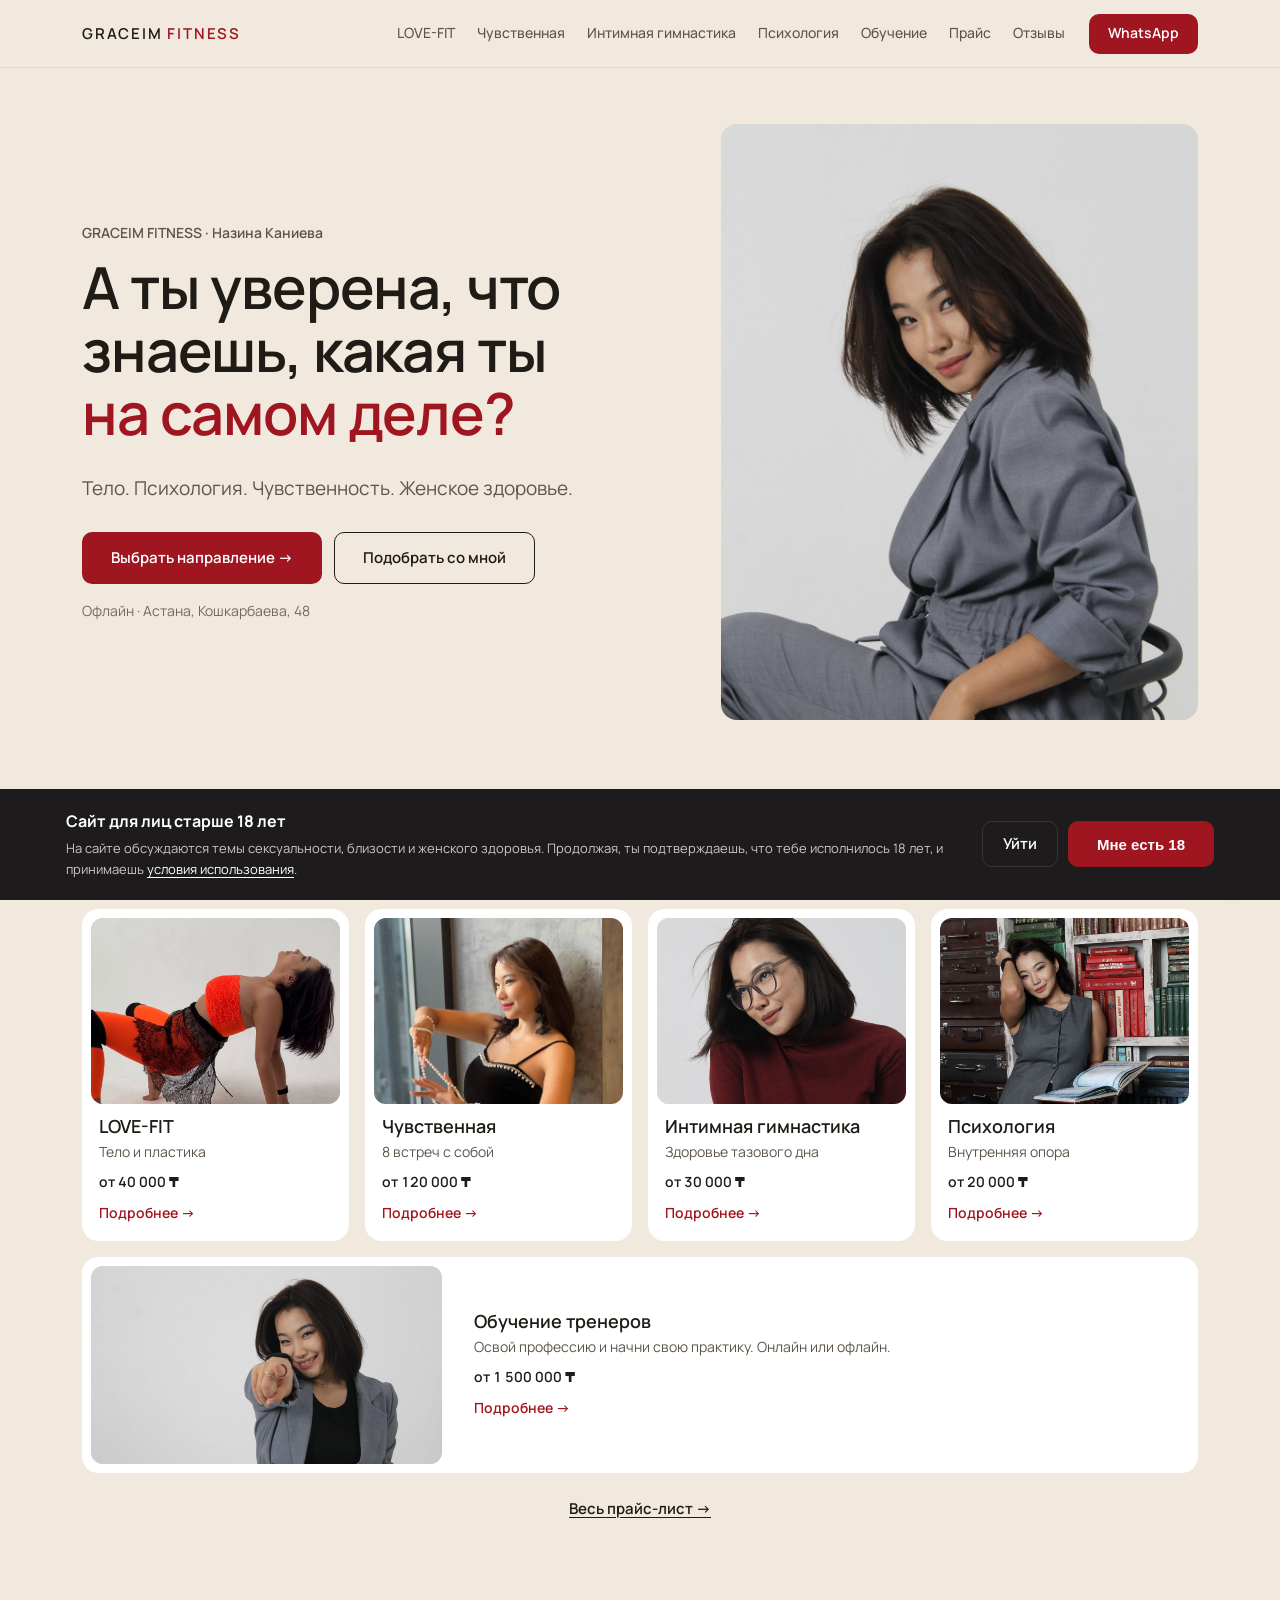
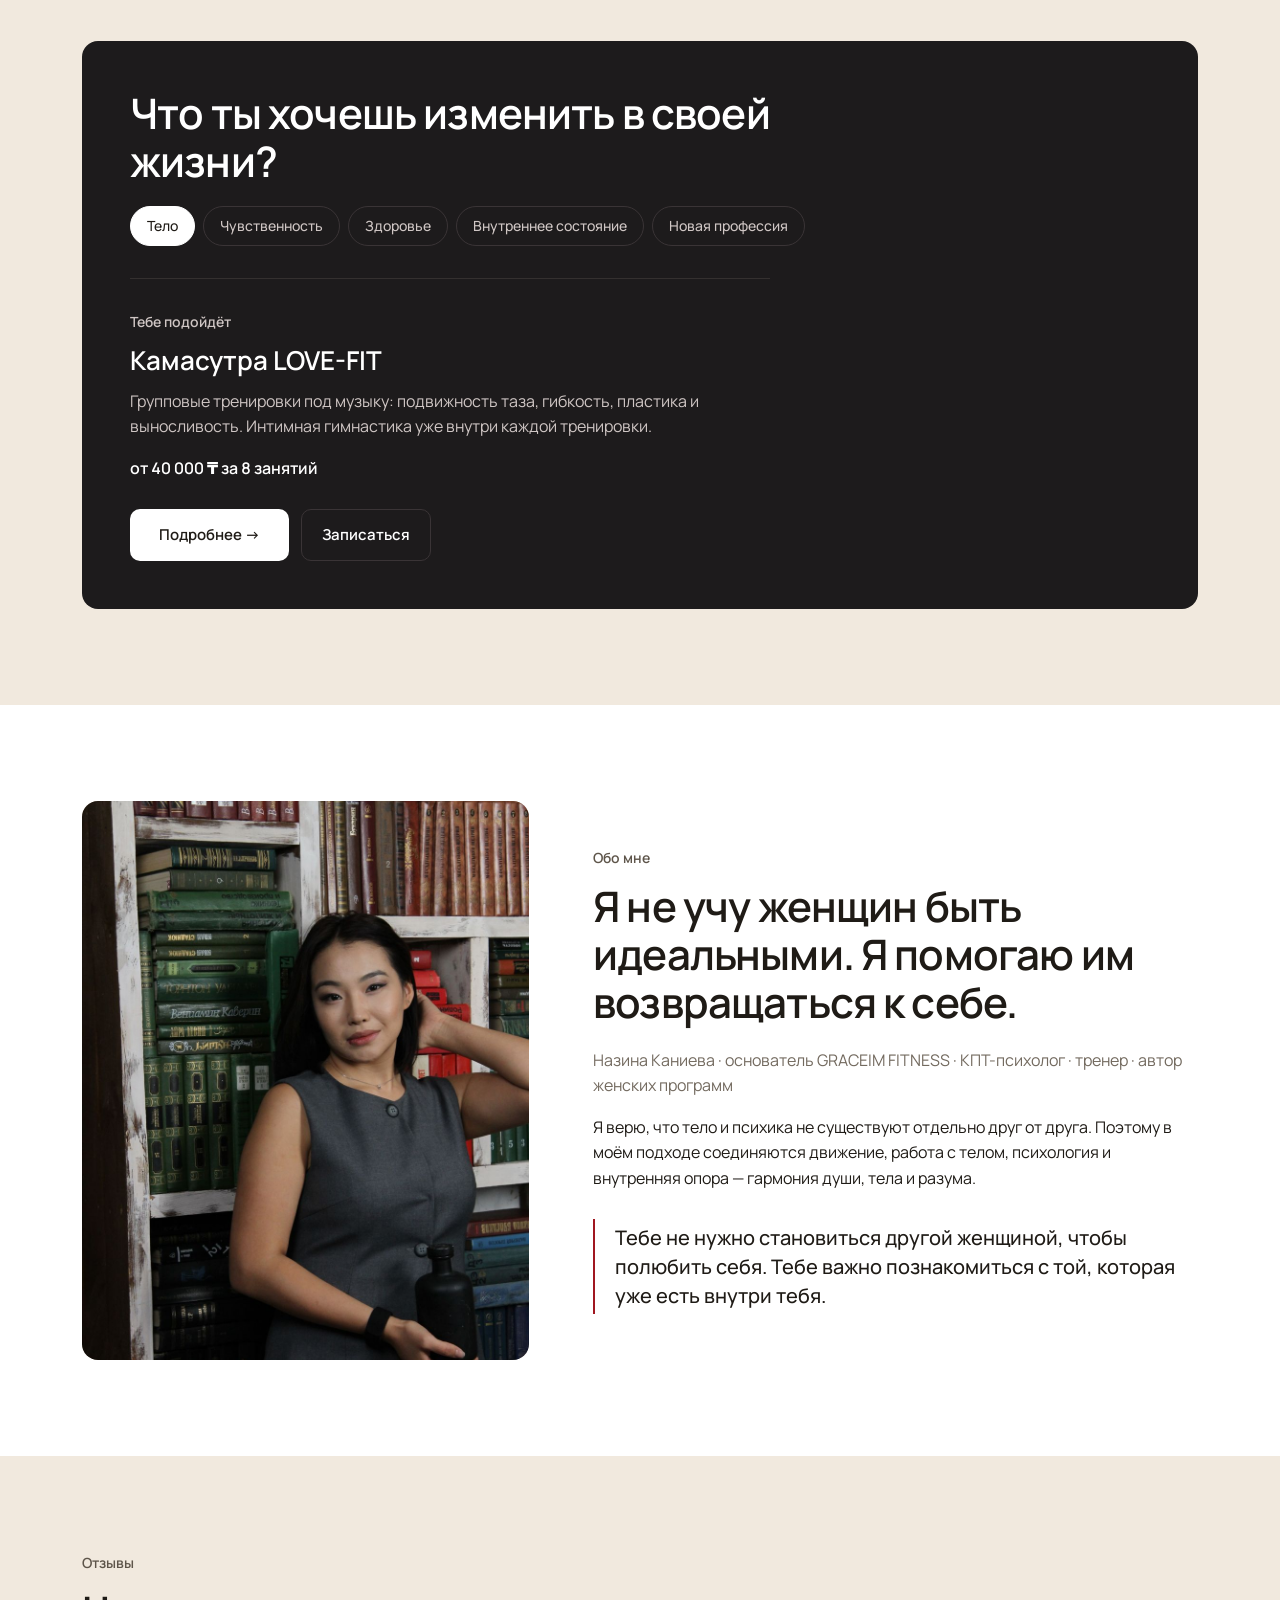
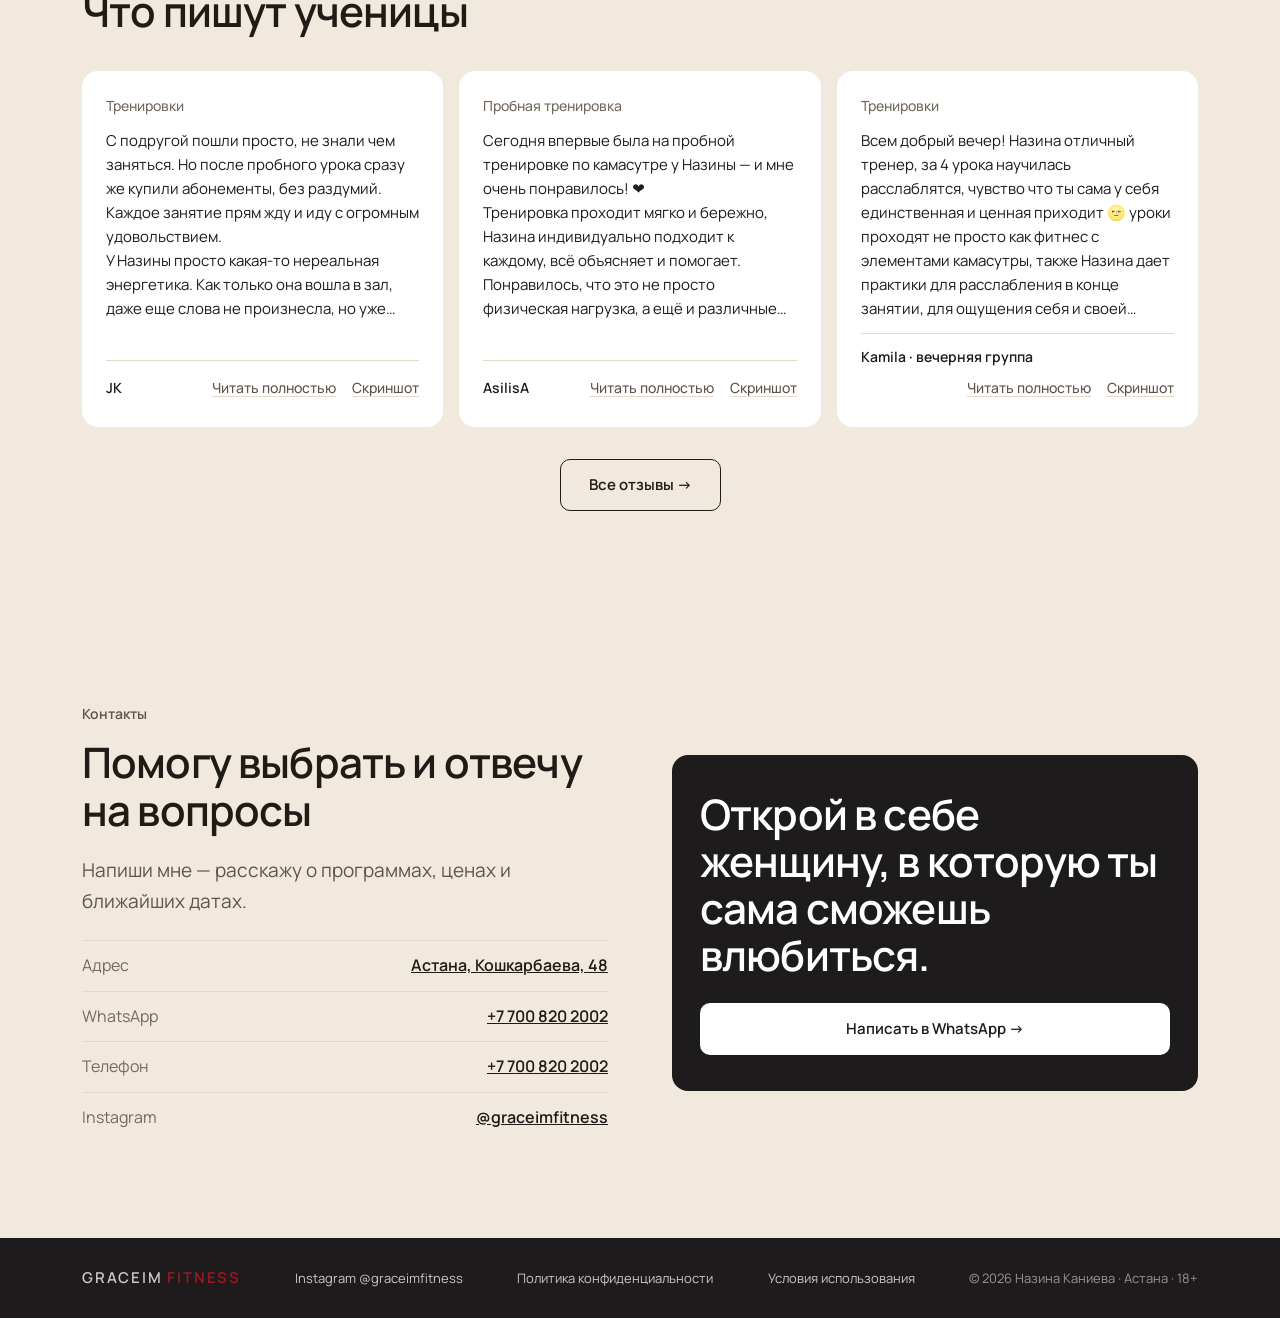
<file: index.html>
<!doctype html>
<html lang="ru">
<head>
  <meta charset="utf-8">
  <meta name="viewport" content="width=device-width, initial-scale=1, viewport-fit=cover">
  <title>GRACEIM FITNESS · Назина Каниева</title>
  <meta name="description" content="Женские программы, тренировки и психология в Астане: Камасутра LOVE-FIT, «Чувственная», интимная гимнастика, консультации КПТ-психолога и обучение тренеров.">
  <link rel="canonical" href="https://graceimfitness.vercel.app/">
  <meta property="og:url" content="https://graceimfitness.vercel.app/">
  <meta property="og:title" content="GRACEIM FITNESS · Назина Каниева">
  <meta property="og:description" content="Женские программы, тренировки и психология в Астане: Камасутра LOVE-FIT, «Чувственная», интимная гимнастика, консультации КПТ-психолога и обучение тренеров.">
  <meta property="og:type" content="website">
  <meta property="og:locale" content="ru_RU">
  <meta property="og:site_name" content="GRACEIM FITNESS">
  <meta property="og:image" content="https://graceimfitness.vercel.app/assets/og-image.jpg">
  <meta property="og:image:width" content="1200">
  <meta property="og:image:height" content="630">
  <meta name="twitter:card" content="summary_large_image">
  <link rel="icon" href="/favicon.ico" sizes="any">
  <link rel="icon" href="/assets/icons/favicon-32.png" type="image/png" sizes="32x32">
  <link rel="apple-touch-icon" href="/assets/icons/apple-touch-icon.png">
  <link rel="manifest" href="/site.webmanifest">
  <meta name="theme-color" content="#f1e9de">
  <link rel="preconnect" href="https://fonts.googleapis.com">
  <link rel="preconnect" href="https://fonts.gstatic.com" crossorigin>
  <link href="https://fonts.googleapis.com/css2?family=Manrope:wght@400;500;600&display=swap" rel="stylesheet">
  <link rel="stylesheet" href="styles.css?v=12">
</head>
<body>

<header class="header">
  <div class="container header__inner">
    <a href="index.html" class="logo">GRACEIM <span>FITNESS</span></a>
    <nav class="nav" id="nav">
      <a href="lovefit.html">LOVE-FIT</a>
      <a href="chuvstvennaya.html">Чувственная</a>
      <a href="intimate.html">Интимная гимнастика</a>
      <a href="psychology.html">Психология</a>
      <a href="training.html">Обучение</a>
      <a href="prices.html">Прайс</a>
      <a href="reviews.html">Отзывы</a>
    </nav>
    <a class="btn btn--small btn--red header__cta" data-wa="Здравствуйте, Назина! Хочу узнать подробнее об услугах GRACEIM FITNESS">WhatsApp</a>
    <button class="burger" id="burger" aria-label="Открыть меню" aria-expanded="false"><span></span><span></span></button>
  </div>
</header>

<main>

<section class="hero">
  <div class="container hero__grid">
    <div class="ph hero__photo" data-label="Фото Назины · главный кадр"><img src="assets/photos/hero.jpg?v=2" alt="" loading="lazy" onerror="this.remove()"></div>
    <div class="hero__text">
      <p class="eyebrow">GRACEIM FITNESS · Назина Каниева</p>
      <h1 class="hero__title">А ты уверена, что знаешь, какая ты <em>на&nbsp;самом деле?</em></h1>
      <p class="hero__lead">Тело. Психология. Чувственность. Женское здоровье.</p>
      <div class="hero__actions">
        <a href="#directions" class="btn btn--red">Выбрать направление →</a>
        <a class="btn btn--ghost" data-wa="Здравствуйте, Назина! Помогите, пожалуйста, подобрать программу">Подобрать со мной</a>
      </div>
      <p class="hero__place">Офлайн · Астана, Кошкарбаева, 48</p>
    </div>
  </div>
</section>

<section class="section section--tight" id="directions">
  <div class="container">
    <div class="section-head">
      <h2 class="h2">Выбери своё направление</h2>
    </div>
    <div class="dirs">
      <a class="dir" href="lovefit.html"><div class="ph " data-label="Фото · LOVE-FIT"><img src="assets/photos/lovefit.jpg" alt="" loading="lazy" onerror="this.remove()"></div><div class="dir__body"><h3>LOVE-FIT</h3><p>Тело и пластика</p><span class="dir__price">от 40 000 ₸</span><span class="dir__more">Подробнее →</span></div></a>
      <a class="dir" href="chuvstvennaya.html"><div class="ph " data-label="Фото · Чувственная"><img src="assets/photos/chuvstvennaya.jpg" alt="" loading="lazy" onerror="this.remove()"></div><div class="dir__body"><h3>Чувственная</h3><p>8 встреч с собой</p><span class="dir__price">от 120 000 ₸</span><span class="dir__more">Подробнее →</span></div></a>
      <a class="dir" href="intimate.html"><div class="ph " data-label="Фото · Интимная гимнастика"><img src="assets/photos/intimate.jpg" alt="" loading="lazy" onerror="this.remove()"></div><div class="dir__body"><h3>Интимная гимнастика</h3><p>Здоровье тазового дна</p><span class="dir__price">от 30 000 ₸</span><span class="dir__more">Подробнее →</span></div></a>
      <a class="dir" href="psychology.html"><div class="ph " data-label="Фото · Психология"><img src="assets/photos/psychology.jpg" alt="" loading="lazy" onerror="this.remove()"></div><div class="dir__body"><h3>Психология</h3><p>Внутренняя опора</p><span class="dir__price">от 20 000 ₸</span><span class="dir__more">Подробнее →</span></div></a>
      <a class="dir dir--wide" href="training.html"><div class="ph " data-label="Фото · Обучение тренеров"><img src="assets/photos/training.jpg" alt="" loading="lazy" onerror="this.remove()"></div><div class="dir__body"><h3>Обучение тренеров</h3><p>Освой профессию и начни свою практику. Онлайн или офлайн.</p><span class="dir__price">от 1 500 000 ₸</span><span class="dir__more">Подробнее →</span></div></a>
    </div>
    <p class="center prices-link"><a href="prices.html">Весь прайс-лист →</a></p>
  </div>
</section>

<section class="section section--tight">
  <div class="container">
    <div class="chooser" id="chooser">
      <h2 class="h2">Что ты хочешь изменить в своей жизни?</h2>
      <div class="chooser__opts" role="group" aria-label="Выбери запрос">
        <button type="button" class="chip-btn chip-btn--dark" data-choice="body">Тело</button>
        <button type="button" class="chip-btn chip-btn--dark" data-choice="sensual">Чувственность</button>
        <button type="button" class="chip-btn chip-btn--dark" data-choice="health">Здоровье</button>
        <button type="button" class="chip-btn chip-btn--dark" data-choice="inner">Внутреннее состояние</button>
        <button type="button" class="chip-btn chip-btn--dark" data-choice="career">Новая профессия</button>
      </div>
      <div class="chooser__result" aria-live="polite">
        <p class="eyebrow eyebrow--light">Тебе подойдёт</p>
        <h3 class="chooser__title" id="chooserTitle"></h3>
        <p id="chooserText"></p>
        <p class="chooser__price" id="chooserPrice"></p>
        <div class="hero__actions">
          <a class="btn btn--light" id="chooserMore" href="#">Подробнее →</a>
          <a class="btn btn--line btn--line-light" id="chooserWa" data-wa="">Записаться</a>
        </div>
      </div>
    </div>
  </div>
</section>

<section class="section section--panel" id="about">
  <div class="container about">
    <div class="ph about__photo" data-label="Фото Назины · «Я — настоящая»"><img src="assets/photos/about.jpg" alt="" loading="lazy" onerror="this.remove()"></div>
    <div class="about__text">
      <p class="eyebrow">Обо мне</p>
      <h2 class="h2">Я не учу женщин быть идеальными. Я помогаю им возвращаться к себе.</h2>
      <p class="muted">Назина Каниева · основатель GRACEIM FITNESS · КПТ-психолог · тренер · автор женских программ</p>
      <p>Я верю, что тело и психика не существуют отдельно друг от друга. Поэтому в моём подходе соединяются движение, работа с телом, психология и внутренняя опора — гармония души, тела и разума.</p>
      <blockquote class="quote">Тебе не нужно становиться другой женщиной, чтобы полюбить себя. Тебе важно познакомиться с той, которая уже есть внутри тебя.</blockquote>
    </div>
  </div>
</section>

<section class="section">
  <div class="container">
    <div class="section-head">
      <p class="eyebrow">Отзывы</p>
      <h2 class="h2">Что пишут ученицы</h2>
    </div>
    <div class="reviews" data-reviews data-type="all" data-limit="3"></div>
    <div class="center"><a class="btn btn--ghost" href="reviews.html">Все отзывы →</a></div>
  </div>
</section>


<!-- Контакты -->
<section class="section" id="contacts">
  <div class="container contacts">
    <div>
      <p class="eyebrow">Контакты</p>
      <h2 class="h2">Помогу выбрать и отвечу на вопросы</h2>
      <p class="lead">Напиши мне — расскажу о программах, ценах и ближайших датах.</p>
      <ul class="contact-list">
        <li><span>Адрес</span><a href="https://2gis.kz/astana/search/%D0%9A%D0%BE%D1%88%D0%BA%D0%B0%D1%80%D0%B1%D0%B0%D0%B5%D0%B2%D0%B0%2048" target="_blank" rel="noopener">Астана, Кошкарбаева, 48</a></li>
        <li><span>WhatsApp</span><a data-wa="Здравствуйте, Назина!" data-wa-label>Написать</a></li>
        <li><span>Телефон</span><a href="#" data-phone>Позвонить</a></li>
        <li><span>Instagram</span><a href="#" data-ig target="_blank" rel="noopener">@graceimfitness</a></li>
      </ul>
    </div>
    <div class="cta-box">
      <p class="display display--sm">Открой в себе женщину, в которую ты сама сможешь влюбиться.</p>
      <a class="btn btn--light btn--block" data-wa="Здравствуйте, Назина! Хочу записаться">Написать в WhatsApp →</a>
    </div>
  </div>
</section>

</main>

<footer class="footer">
  <div class="container footer__inner">
    <a href="index.html" class="logo logo--light">GRACEIM <span>FITNESS</span></a>
    <a href="#" data-ig target="_blank" rel="noopener">Instagram @graceimfitness</a>
    <a href="privacy.html">Политика конфиденциальности</a>
    <a href="terms.html">Условия использования</a>
    <span>© <span data-year></span> Назина Каниева · Астана · 18+</span>
  </div>
</footer>

<div class="sticky-bar" id="stickyBar">
  <div class="sticky-bar__text"><b>GRACEIM FITNESS</b>Подберу программу в WhatsApp</div>
  <a href="prices.html" class="btn btn--line">Прайс</a>
  <a class="btn btn--red" data-wa="Здравствуйте, Назина! Хочу узнать подробнее об услугах">Написать</a>
</div>

<a class="wa-float" data-wa="Здравствуйте, Назина! Хочу узнать подробнее об услугах" aria-label="Написать в WhatsApp">
  <svg viewBox="0 0 24 24" width="28" height="28" aria-hidden="true"><path fill="currentColor" d="M12 2a10 10 0 0 0-8.6 15.1L2 22l5-1.3A10 10 0 1 0 12 2Zm0 18.2c-1.5 0-3-.4-4.3-1.2l-.3-.2-3 .8.8-2.9-.2-.3A8.2 8.2 0 1 1 12 20.2Zm4.5-6.1c-.2-.1-1.5-.7-1.7-.8-.2-.1-.4-.1-.6.1l-.8 1c-.1.2-.3.2-.5.1a6.7 6.7 0 0 1-3.3-2.9c-.3-.4.2-.4.7-1.3.1-.2 0-.3 0-.4l-.8-1.8c-.2-.5-.4-.4-.6-.4h-.5a1 1 0 0 0-.7.3 3 3 0 0 0-.9 2.2c0 1.3.9 2.5 1 2.7.2.2 1.8 2.8 4.4 3.9 1.6.7 2.3.8 3.1.6.5-.1 1.5-.6 1.7-1.2.2-.6.2-1.1.2-1.2-.1-.1-.3-.2-.5-.3Z"/></svg>
</a>

<dialog class="shot" id="shot" aria-label="Скриншот отзыва">
  <button type="button" class="shot__close" id="shotClose" aria-label="Закрыть">✕</button>
  <div class="shot__imgs" id="shotImgs"></div>
</dialog>

<div class="age" id="age" hidden>
  <div class="age__inner">
    <div>
      <b>Сайт для лиц старше 18 лет</b>
      <p>На сайте обсуждаются темы сексуальности, близости и женского здоровья. Продолжая, ты подтверждаешь, что тебе исполнилось 18 лет, и принимаешь <a href="terms.html">условия использования</a>.</p>
    </div>
    <div class="age__actions">
      <a class="btn btn--line btn--line-light" href="https://www.google.com">Уйти</a>
      <button class="btn btn--red" id="ageOk" type="button">Мне есть 18</button>
    </div>
  </div>
</div>

<script src="reviews.js?v=12"></script>
<script src="script.js?v=12"></script>
</body>
</html>
</file>
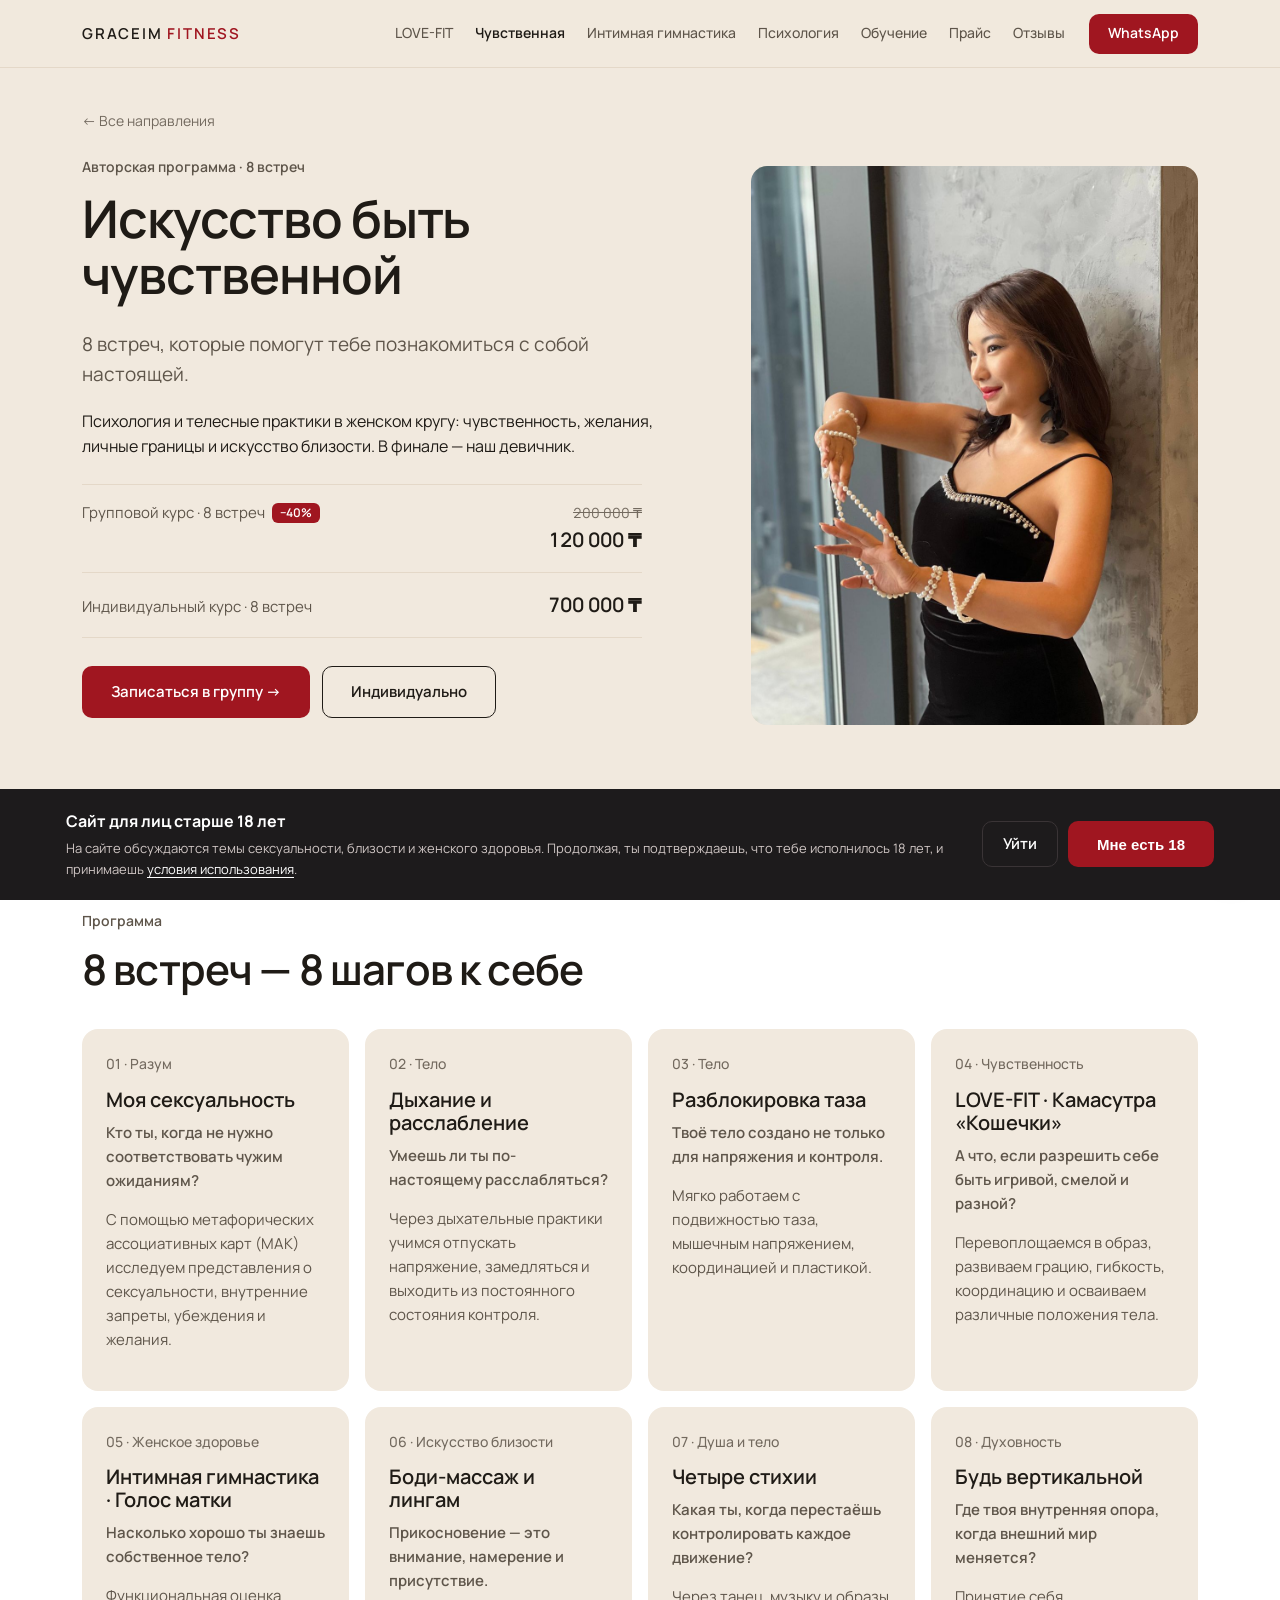
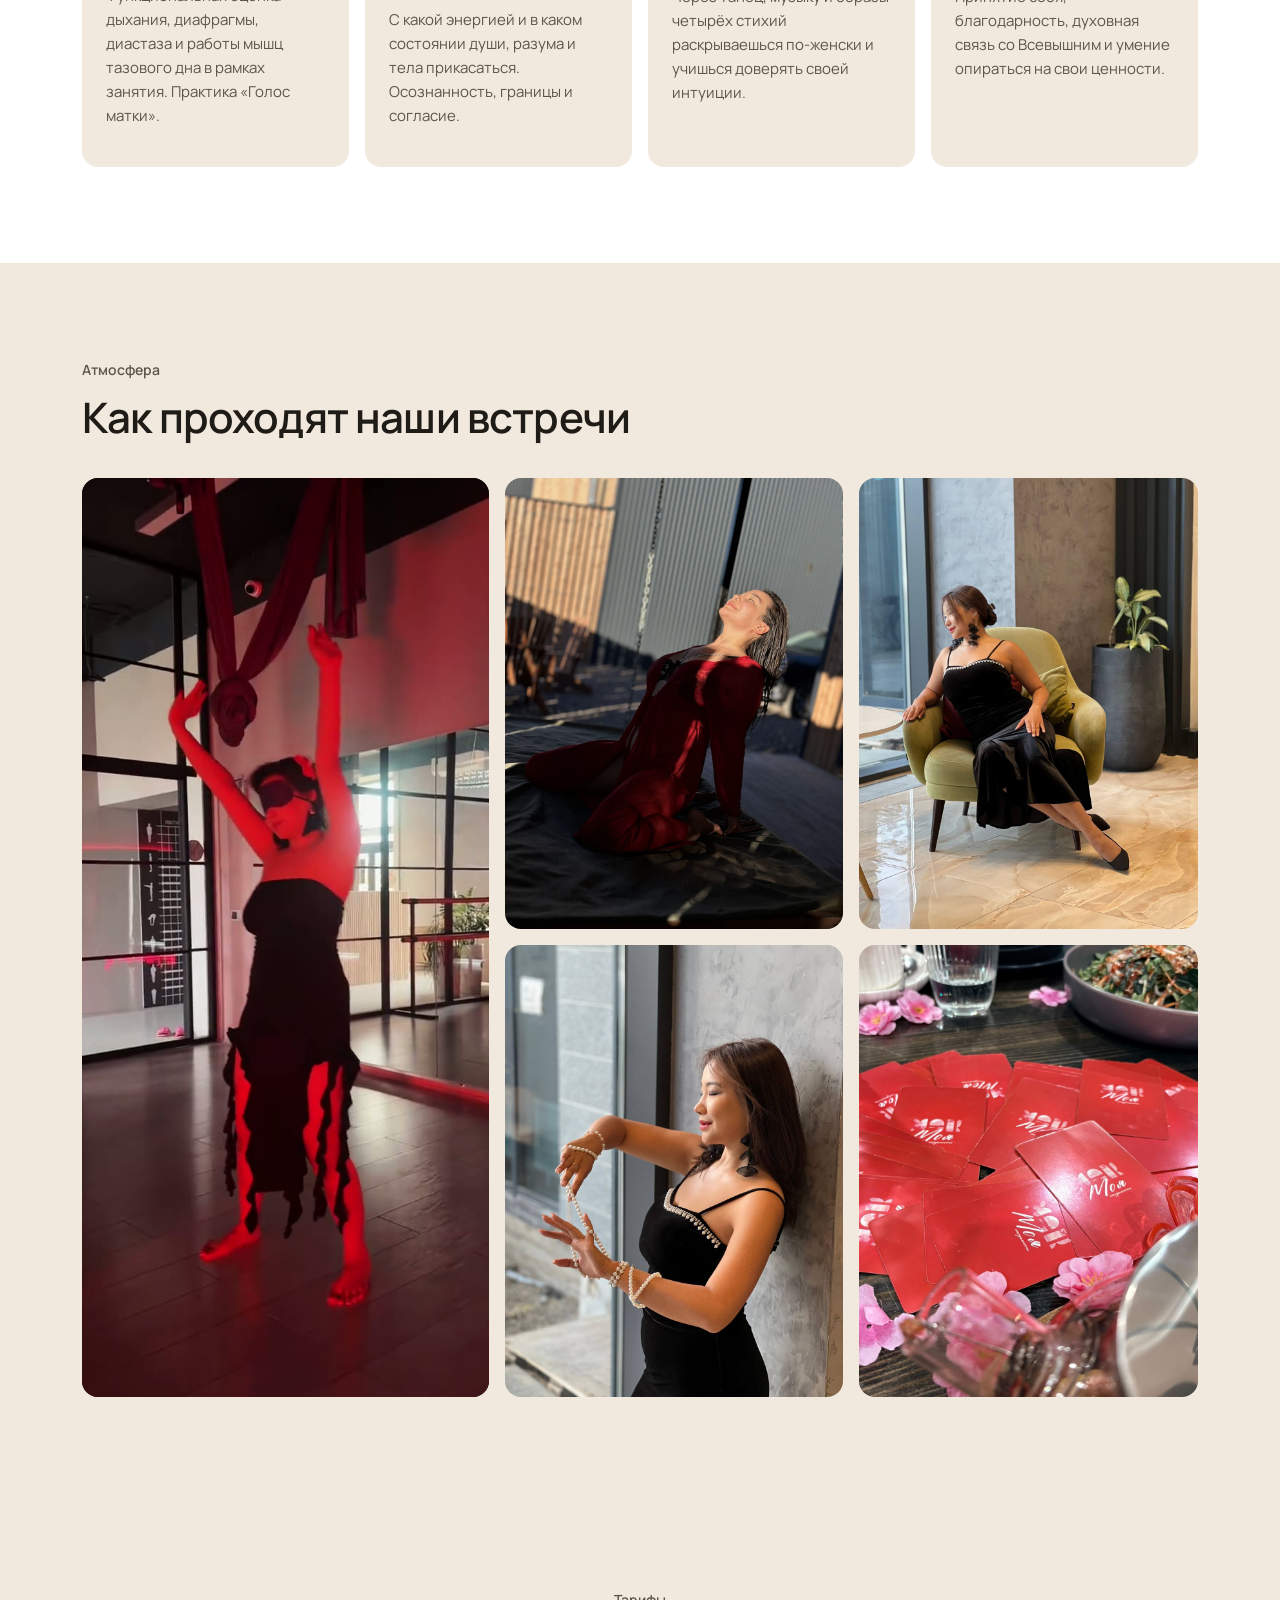
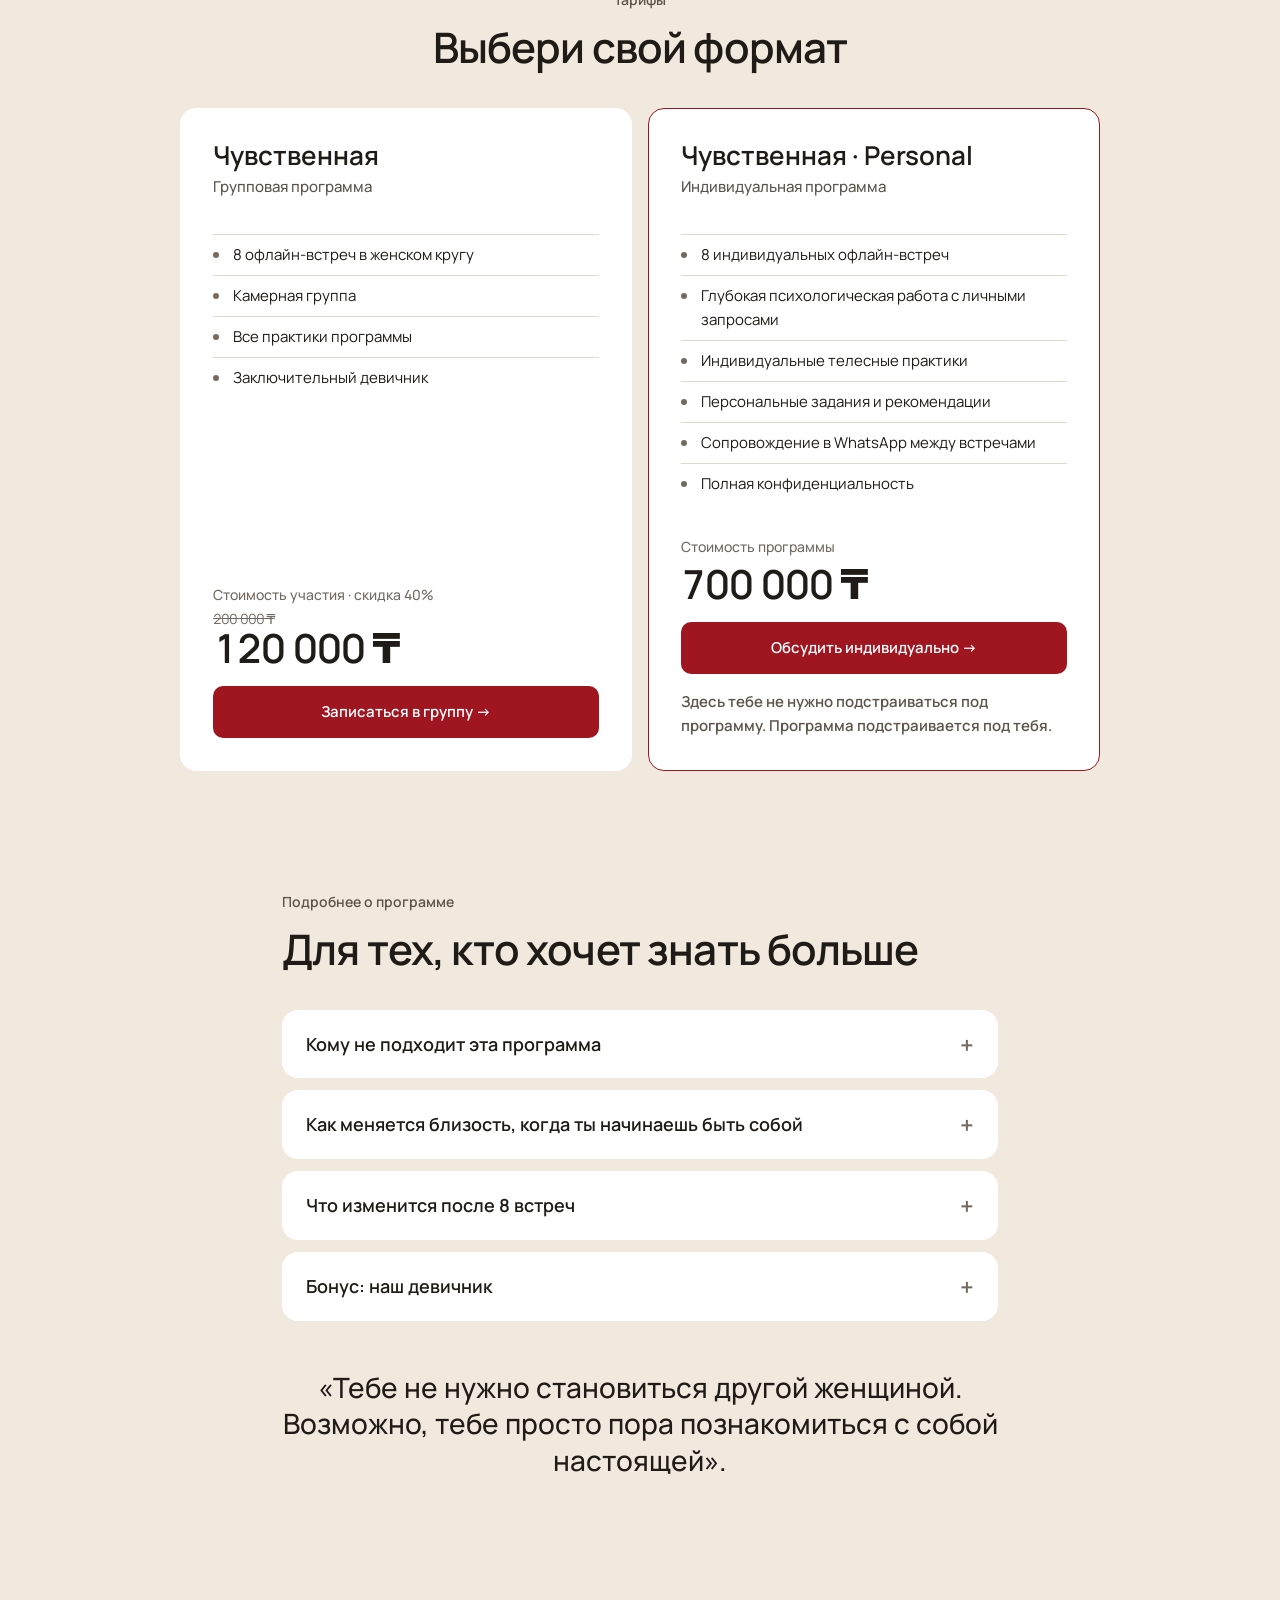
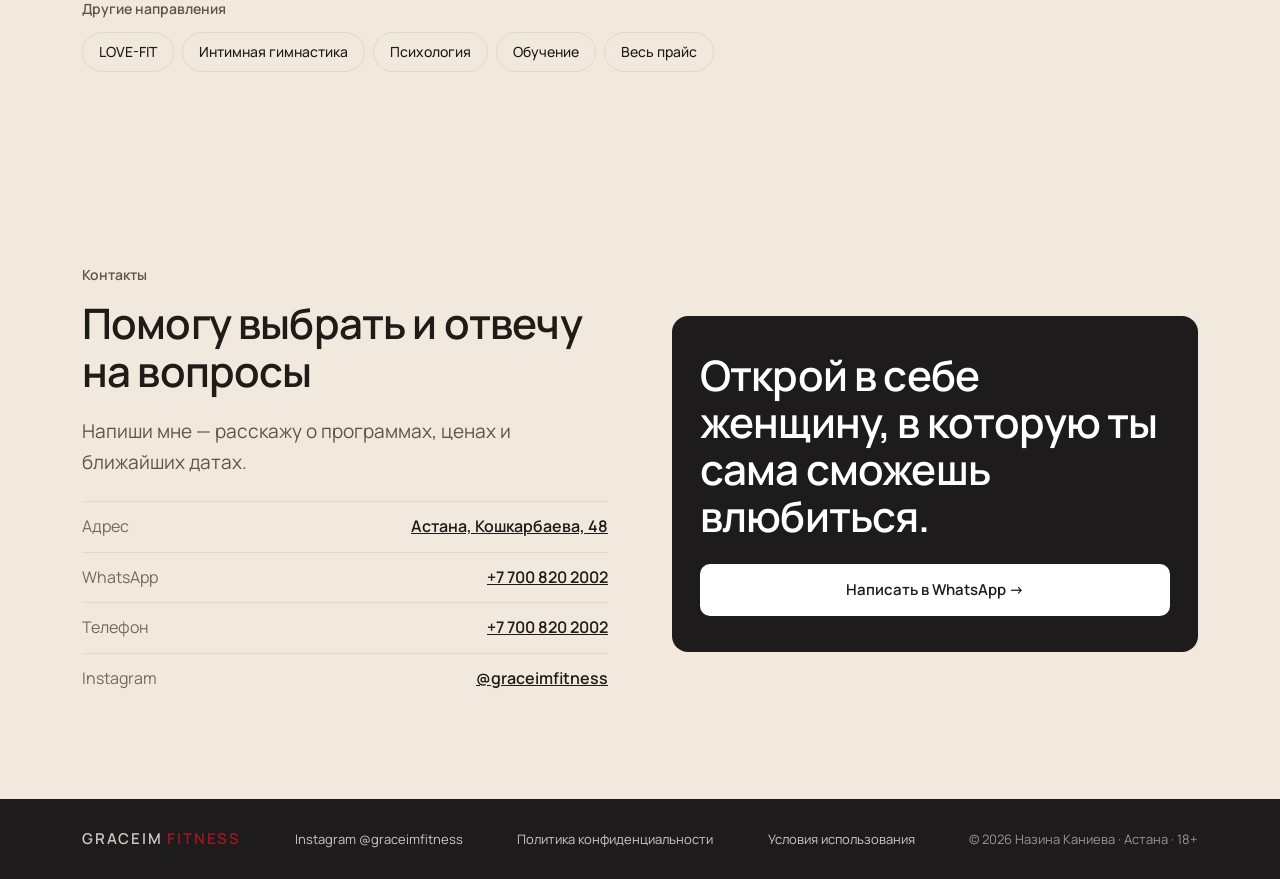
<file: chuvstvennaya.html>
<!doctype html>
<html lang="ru">
<head>
  <meta charset="utf-8">
  <meta name="viewport" content="width=device-width, initial-scale=1, viewport-fit=cover">
  <title>«Чувственная» — Искусство быть чувственной · GRACEIM FITNESS</title>
  <meta name="description" content="Авторская программа Назины Каниевой: 8 офлайн-встреч о женственности, желаниях, границах и искусстве близости. Группа 120 000 ₸, Personal 700 000 ₸.">
  <link rel="canonical" href="https://graceimfitness.vercel.app/chuvstvennaya.html">
  <meta property="og:url" content="https://graceimfitness.vercel.app/chuvstvennaya.html">
  <meta property="og:title" content="«Чувственная» — Искусство быть чувственной · GRACEIM FITNESS">
  <meta property="og:description" content="Авторская программа Назины Каниевой: 8 офлайн-встреч о женственности, желаниях, границах и искусстве близости. Группа 120 000 ₸, Personal 700 000 ₸.">
  <meta property="og:type" content="website">
  <meta property="og:locale" content="ru_RU">
  <meta property="og:site_name" content="GRACEIM FITNESS">
  <meta property="og:image" content="https://graceimfitness.vercel.app/assets/og-image.jpg">
  <meta property="og:image:width" content="1200">
  <meta property="og:image:height" content="630">
  <meta name="twitter:card" content="summary_large_image">
  <link rel="icon" href="/favicon.ico" sizes="any">
  <link rel="icon" href="/assets/icons/favicon-32.png" type="image/png" sizes="32x32">
  <link rel="apple-touch-icon" href="/assets/icons/apple-touch-icon.png">
  <link rel="manifest" href="/site.webmanifest">
  <meta name="theme-color" content="#f1e9de">
  <link rel="preconnect" href="https://fonts.googleapis.com">
  <link rel="preconnect" href="https://fonts.gstatic.com" crossorigin>
  <link href="https://fonts.googleapis.com/css2?family=Manrope:wght@400;500;600&display=swap" rel="stylesheet">
  <link rel="stylesheet" href="styles.css?v=12">
</head>
<body>

<header class="header">
  <div class="container header__inner">
    <a href="index.html" class="logo">GRACEIM <span>FITNESS</span></a>
    <nav class="nav" id="nav">
      <a href="lovefit.html">LOVE-FIT</a>
      <a href="chuvstvennaya.html" aria-current="page">Чувственная</a>
      <a href="intimate.html">Интимная гимнастика</a>
      <a href="psychology.html">Психология</a>
      <a href="training.html">Обучение</a>
      <a href="prices.html">Прайс</a>
      <a href="reviews.html">Отзывы</a>
    </nav>
    <a class="btn btn--small btn--red header__cta" data-wa="Здравствуйте, Назина! Хочу узнать подробнее об услугах GRACEIM FITNESS">WhatsApp</a>
    <button class="burger" id="burger" aria-label="Открыть меню" aria-expanded="false"><span></span><span></span></button>
  </div>
</header>

<main>

<section class="page-hero">
  <div class="container">
    <a class="crumb" href="index.html#directions">← Все направления</a>
    <div class="page-hero__grid">
      <div>
        <p class="eyebrow">Авторская программа · 8 встреч</p>
        <h1 class="page-hero__title">Искусство быть чувственной</h1>
        <p class="lead">8 встреч, которые помогут тебе познакомиться с собой настоящей.</p>
        <p>Психология и телесные практики в женском кругу: чувственность, желания, личные границы и искусство близости. В финале — наш девичник.</p>
        <dl class="price-table ">
  <div><dt>Групповой курс · 8 встреч <span class="badge">−40%</span></dt><dd><s>200 000 ₸</s> 120 000 ₸</dd></div>
  <div><dt>Индивидуальный курс · 8 встреч</dt><dd>700 000 ₸</dd></div>
</dl>
        <div class="hero__actions"><a class="btn btn--red" data-wa="Здравствуйте, Назина! Хочу записаться в группу программы «Чувственная»">Записаться в группу →</a><a class="btn btn--ghost" data-wa="Здравствуйте, Назина! Хочу обсудить индивидуальную программу «Чувственная · Personal»">Индивидуально</a></div>
      </div>
      <div class="ph page-hero__photo" data-label="Фото · Чувственная"><img src="assets/photos/chuvstvennaya.jpg" alt="" loading="lazy" onerror="this.remove()"></div>
    </div>
  </div>
</section>

<section class="section section--panel">
  <div class="container">
    <div class="section-head">
      <p class="eyebrow">Программа</p>
      <h2 class="h2">8 встреч — 8 шагов к себе</h2>
    </div>
    <div class="meetings meetings--cream">
      <article class="meeting"><span class="meeting__n">01 · Разум</span><h3>Моя сексуальность</h3><p class="meeting__q">Кто ты, когда не нужно соответствовать чужим ожиданиям?</p><p>С помощью метафорических ассоциативных карт (МАК) исследуем представления о сексуальности, внутренние запреты, убеждения и желания.</p></article>
      <article class="meeting"><span class="meeting__n">02 · Тело</span><h3>Дыхание и расслабление</h3><p class="meeting__q">Умеешь ли ты по-настоящему расслабляться?</p><p>Через дыхательные практики учимся отпускать напряжение, замедляться и выходить из постоянного состояния контроля.</p></article>
      <article class="meeting"><span class="meeting__n">03 · Тело</span><h3>Разблокировка таза</h3><p class="meeting__q">Твоё тело создано не только для напряжения и контроля.</p><p>Мягко работаем с подвижностью таза, мышечным напряжением, координацией и пластикой.</p></article>
      <article class="meeting"><span class="meeting__n">04 · Чувственность</span><h3>LOVE-FIT · Камасутра «Кошечки»</h3><p class="meeting__q">А что, если разрешить себе быть игривой, смелой и разной?</p><p>Перевоплощаемся в образ, развиваем грацию, гибкость, координацию и осваиваем различные положения тела.</p></article>
      <article class="meeting"><span class="meeting__n">05 · Женское здоровье</span><h3>Интимная гимнастика · Голос матки</h3><p class="meeting__q">Насколько хорошо ты знаешь собственное тело?</p><p>Функциональная оценка дыхания, диафрагмы, диастаза и работы мышц тазового дна в рамках занятия. Практика «Голос матки».</p></article>
      <article class="meeting"><span class="meeting__n">06 · Искусство близости</span><h3>Боди-массаж и лингам</h3><p class="meeting__q">Прикосновение — это внимание, намерение и присутствие.</p><p>С какой энергией и в каком состоянии души, разума и тела прикасаться. Осознанность, границы и согласие.</p></article>
      <article class="meeting"><span class="meeting__n">07 · Душа и тело</span><h3>Четыре стихии</h3><p class="meeting__q">Какая ты, когда перестаёшь контролировать каждое движение?</p><p>Через танец, музыку и образы четырёх стихий раскрываешься по-женски и учишься доверять своей интуиции.</p></article>
      <article class="meeting"><span class="meeting__n">08 · Духовность</span><h3>Будь вертикальной</h3><p class="meeting__q">Где твоя внутренняя опора, когда внешний мир меняется?</p><p>Принятие себя, благодарность, духовная связь со Всевышним и умение опираться на свои ценности.</p></article>
    </div>
  </div>
</section>

<section class="section">
  <div class="container">
    <div class="section-head">
      <p class="eyebrow">Атмосфера</p>
      <h2 class="h2">Как проходят наши встречи</h2>
    </div>
    <div class="gallery">
      <div class="ph ph--video gallery__video" data-label="Танцевальная практика на встрече"><video autoplay muted loop playsinline preload="metadata" poster="assets/video/chuvstvennaya-poster.jpg" aria-label="Танцевальная практика на встрече"><source src="assets/video/chuvstvennaya.mp4" type="video/mp4"></video></div>
      <div class="ph " data-label="Назина в красном платье"><img src="assets/photos/gallery-1.jpg" alt="" loading="lazy" onerror="this.remove()"></div>
      <div class="ph " data-label="Назина в кресле, чёрное платье"><img src="assets/photos/gallery-2.jpg" alt="" loading="lazy" onerror="this.remove()"></div>
      <div class="ph " data-label="Практика с жемчугом у окна"><img src="assets/photos/gallery-3.jpg" alt="" loading="lazy" onerror="this.remove()"></div>
      <div class="ph " data-label="Метафорические карты на встрече «Моя сексуальность»"><img src="assets/photos/gallery-4.jpg" alt="" loading="lazy" onerror="this.remove()"></div>
    </div>
  </div>
</section>

<section class="section">
  <div class="container">
    <div class="section-head center">
      <p class="eyebrow">Тарифы</p>
      <h2 class="h2">Выбери свой формат</h2>
    </div>
    <div class="tariffs">
      <article class="tariff">
        <h3>Чувственная</h3>
        <p class="tariff__sub">Групповая программа</p>
        <ul class="checks">
          <li>8 офлайн-встреч в женском кругу</li>
          <li>Камерная группа</li>
          <li>Все практики программы</li>
          <li>Заключительный девичник</li>
        </ul>
        <p class="tariff__label">Стоимость участия · скидка 40%</p>
        <p class="tariff__price"><s>200 000 ₸</s> 120 000 ₸</p>
        <a class="btn btn--red btn--block" data-wa="Здравствуйте, Назина! Хочу записаться в группу программы «Чувственная»">Записаться в группу →</a>
      </article>
      <article class="tariff tariff--accent">
        <h3>Чувственная · Personal</h3>
        <p class="tariff__sub">Индивидуальная программа</p>
        <ul class="checks">
          <li>8 индивидуальных офлайн-встреч</li>
          <li>Глубокая психологическая работа с личными запросами</li>
          <li>Индивидуальные телесные практики</li>
          <li>Персональные задания и рекомендации</li>
          <li>Сопровождение в WhatsApp между встречами</li>
          <li>Полная конфиденциальность</li>
        </ul>
        <p class="tariff__label">Стоимость программы</p>
        <p class="tariff__price">700 000 ₸</p>
        <a class="btn btn--red btn--block" data-wa="Здравствуйте, Назина! Хочу обсудить индивидуальную программу «Чувственная · Personal»">Обсудить индивидуально →</a>
        <p class="tariff__quote">Здесь тебе не нужно подстраиваться под программу. Программа подстраивается под тебя.</p>
      </article>
    </div>
  </div>
</section>

<section class="section section--tight">
  <div class="container narrow">
    <div class="section-head">
      <p class="eyebrow">Подробнее о программе</p>
      <h2 class="h2">Для тех, кто хочет знать больше</h2>
    </div>

    <details class="more">
      <summary>Кому не подходит эта программа</summary>
      <div class="more__body">
        <p>«Искусство быть чувственной» — не для тебя, если:</p>
        <ul class="crosses crosses--light">
          <li>Ты ищешь способы манипулировать мужчиной, управлять его чувствами и решениями.</li>
          <li>Ты хочешь стать «идеальной», надеясь, что тогда мужчина изменится и начнёт больше любить и ценить тебя.</li>
          <li>Ты воспринимаешь женственность как оружие, а не как свою природу.</li>
          <li>Ты хочешь освоить тысячу техник, чтобы удержать мужчину, но не готова познакомиться с собственными желаниями.</li>
          <li>Ты приходишь за инструкцией, какой должна быть «настоящая женщина», вместо того чтобы узнать, какая ты сама.</li>
        </ul>
        <p>Здесь мы не учимся быть удобными, идеальными или незаменимыми. Здесь мы учимся быть собой. Не ради мужчины. Не ради одобрения. А ради себя.</p>
      </div>
    </details>

    <details class="more">
      <summary>Как меняется близость, когда ты начинаешь быть собой</summary>
      <div class="more__body">
        <p>Многие женщины настолько привыкают быть удобными и желанными, что перестают замечать собственные желания. Но в какой момент в этих отношениях исчезаешь ты сама?</p>
        <ul class="shifts">
          <li><b>Вместо контроля — доверие</b>Отпускаешь необходимость контролировать себя и реакцию партнёра, сохраняя свои границы.</li>
          <li><b>Вместо желания понравиться — удовольствие</b>Близость перестаёт быть экзаменом, на котором нужно быть идеальной.</li>
          <li><b>Вместо роли удобной — настоящая ты</b>Можешь говорить о желаниях, отказывать, проявлять инициативу.</li>
          <li><b>Вместо техник ради мужчины — чувственность ради себя</b>Исследуешь тело, чтобы понимать свои ощущения.</li>
          <li><b>Вместо страха потерять — свобода выбирать</b>Строишь отношения не из необходимости заслужить любовь.</li>
        </ul>
        <p class="note">Изменения в женщине не гарантируют изменений в партнёре: для взаимной близости нужны желание и участие обоих.</p>
      </div>
    </details>

    <details class="more">
      <summary>Что изменится после 8 встреч</summary>
      <div class="more__body">
        <ul class="dots">
          <li>Познакомиться с собой настоящей и отделить свои потребности от ожиданий окружающих</li>
          <li>Раскрыть чувственность: замечать ощущения, наслаждаться движением и моментом</li>
          <li>Почувствовать свободу в теле: пластика, гибкость, подвижность таза</li>
          <li>Открыть искусство близости: прикосновение, желания и границы</li>
          <li>Узнать основы работы мышц тазового дна и дыхания</li>
          <li>Перестать постоянно себя контролировать</li>
          <li>Доверять себе и своей интуиции</li>
          <li>Укрепить внутреннюю опору через принятие себя и связь со Всевышним</li>
        </ul>
        <p class="note">Каждая женщина проходит свой путь, поэтому личные изменения могут отличаться.</p>
      </div>
    </details>

    <details class="more">
      <summary>Бонус: наш девичник</summary>
      <div class="more__body">
        <p>После восьми встреч путешествие не закончится просто последним занятием. Мы устроим настоящий девичник в компании женщин, с которыми ты прошла этот путь — кино, театр или зажигательное караоке. Формат выберем вместе.</p>
        <p>Без необходимости быть идеальной. Просто вечер, когда можно быть собой, чувствовать себя красивой, живой и счастливой.</p>
      </div>
    </details>

    <p class="final-phrase">«Тебе не нужно становиться другой женщиной. Возможно, тебе просто пора познакомиться с собой настоящей».</p>
  </div>
</section>

<section class="section section--tight">
  <div class="container">
    <p class="eyebrow">Другие направления</p>
    <div class="other-dirs"><a class="chip-link" href="lovefit.html">LOVE-FIT</a><a class="chip-link" href="intimate.html">Интимная гимнастика</a><a class="chip-link" href="psychology.html">Психология</a><a class="chip-link" href="training.html">Обучение</a><a class="chip-link" href="prices.html">Весь прайс</a></div>
  </div>
</section>


<!-- Контакты -->
<section class="section" id="contacts">
  <div class="container contacts">
    <div>
      <p class="eyebrow">Контакты</p>
      <h2 class="h2">Помогу выбрать и отвечу на вопросы</h2>
      <p class="lead">Напиши мне — расскажу о программах, ценах и ближайших датах.</p>
      <ul class="contact-list">
        <li><span>Адрес</span><a href="https://2gis.kz/astana/search/%D0%9A%D0%BE%D1%88%D0%BA%D0%B0%D1%80%D0%B1%D0%B0%D0%B5%D0%B2%D0%B0%2048" target="_blank" rel="noopener">Астана, Кошкарбаева, 48</a></li>
        <li><span>WhatsApp</span><a data-wa="Здравствуйте, Назина!" data-wa-label>Написать</a></li>
        <li><span>Телефон</span><a href="#" data-phone>Позвонить</a></li>
        <li><span>Instagram</span><a href="#" data-ig target="_blank" rel="noopener">@graceimfitness</a></li>
      </ul>
    </div>
    <div class="cta-box">
      <p class="display display--sm">Открой в себе женщину, в которую ты сама сможешь влюбиться.</p>
      <a class="btn btn--light btn--block" data-wa="Здравствуйте, Назина! Хочу записаться">Написать в WhatsApp →</a>
    </div>
  </div>
</section>

</main>

<footer class="footer">
  <div class="container footer__inner">
    <a href="index.html" class="logo logo--light">GRACEIM <span>FITNESS</span></a>
    <a href="#" data-ig target="_blank" rel="noopener">Instagram @graceimfitness</a>
    <a href="privacy.html">Политика конфиденциальности</a>
    <a href="terms.html">Условия использования</a>
    <span>© <span data-year></span> Назина Каниева · Астана · 18+</span>
  </div>
</footer>

<div class="sticky-bar" id="stickyBar">
  <div class="sticky-bar__text"><b>GRACEIM FITNESS</b>Подберу программу в WhatsApp</div>
  <a href="prices.html" class="btn btn--line">Прайс</a>
  <a class="btn btn--red" data-wa="Здравствуйте, Назина! Хочу узнать подробнее об услугах">Написать</a>
</div>

<a class="wa-float" data-wa="Здравствуйте, Назина! Хочу узнать подробнее об услугах" aria-label="Написать в WhatsApp">
  <svg viewBox="0 0 24 24" width="28" height="28" aria-hidden="true"><path fill="currentColor" d="M12 2a10 10 0 0 0-8.6 15.1L2 22l5-1.3A10 10 0 1 0 12 2Zm0 18.2c-1.5 0-3-.4-4.3-1.2l-.3-.2-3 .8.8-2.9-.2-.3A8.2 8.2 0 1 1 12 20.2Zm4.5-6.1c-.2-.1-1.5-.7-1.7-.8-.2-.1-.4-.1-.6.1l-.8 1c-.1.2-.3.2-.5.1a6.7 6.7 0 0 1-3.3-2.9c-.3-.4.2-.4.7-1.3.1-.2 0-.3 0-.4l-.8-1.8c-.2-.5-.4-.4-.6-.4h-.5a1 1 0 0 0-.7.3 3 3 0 0 0-.9 2.2c0 1.3.9 2.5 1 2.7.2.2 1.8 2.8 4.4 3.9 1.6.7 2.3.8 3.1.6.5-.1 1.5-.6 1.7-1.2.2-.6.2-1.1.2-1.2-.1-.1-.3-.2-.5-.3Z"/></svg>
</a>

<dialog class="shot" id="shot" aria-label="Скриншот отзыва">
  <button type="button" class="shot__close" id="shotClose" aria-label="Закрыть">✕</button>
  <div class="shot__imgs" id="shotImgs"></div>
</dialog>

<div class="age" id="age" hidden>
  <div class="age__inner">
    <div>
      <b>Сайт для лиц старше 18 лет</b>
      <p>На сайте обсуждаются темы сексуальности, близости и женского здоровья. Продолжая, ты подтверждаешь, что тебе исполнилось 18 лет, и принимаешь <a href="terms.html">условия использования</a>.</p>
    </div>
    <div class="age__actions">
      <a class="btn btn--line btn--line-light" href="https://www.google.com">Уйти</a>
      <button class="btn btn--red" id="ageOk" type="button">Мне есть 18</button>
    </div>
  </div>
</div>

<script src="reviews.js?v=12"></script>
<script src="script.js?v=12"></script>
</body>
</html>
</file>
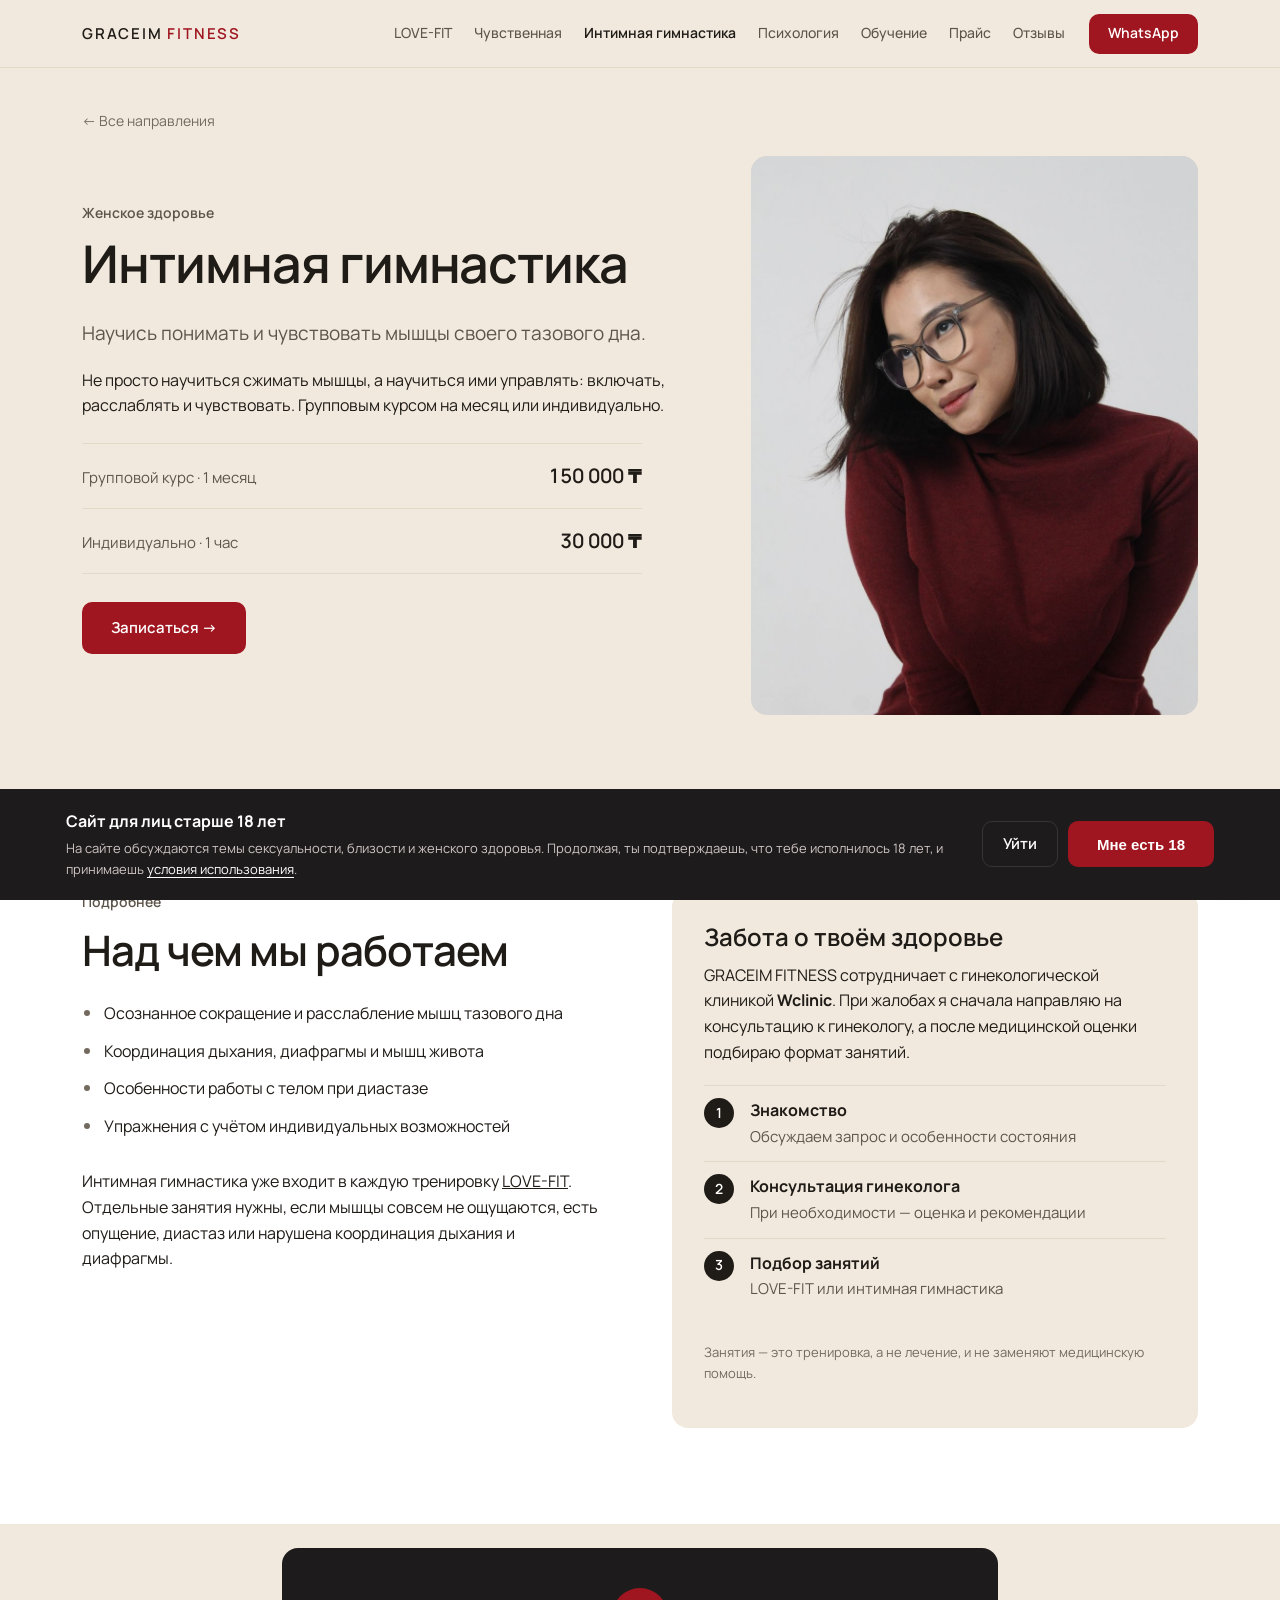
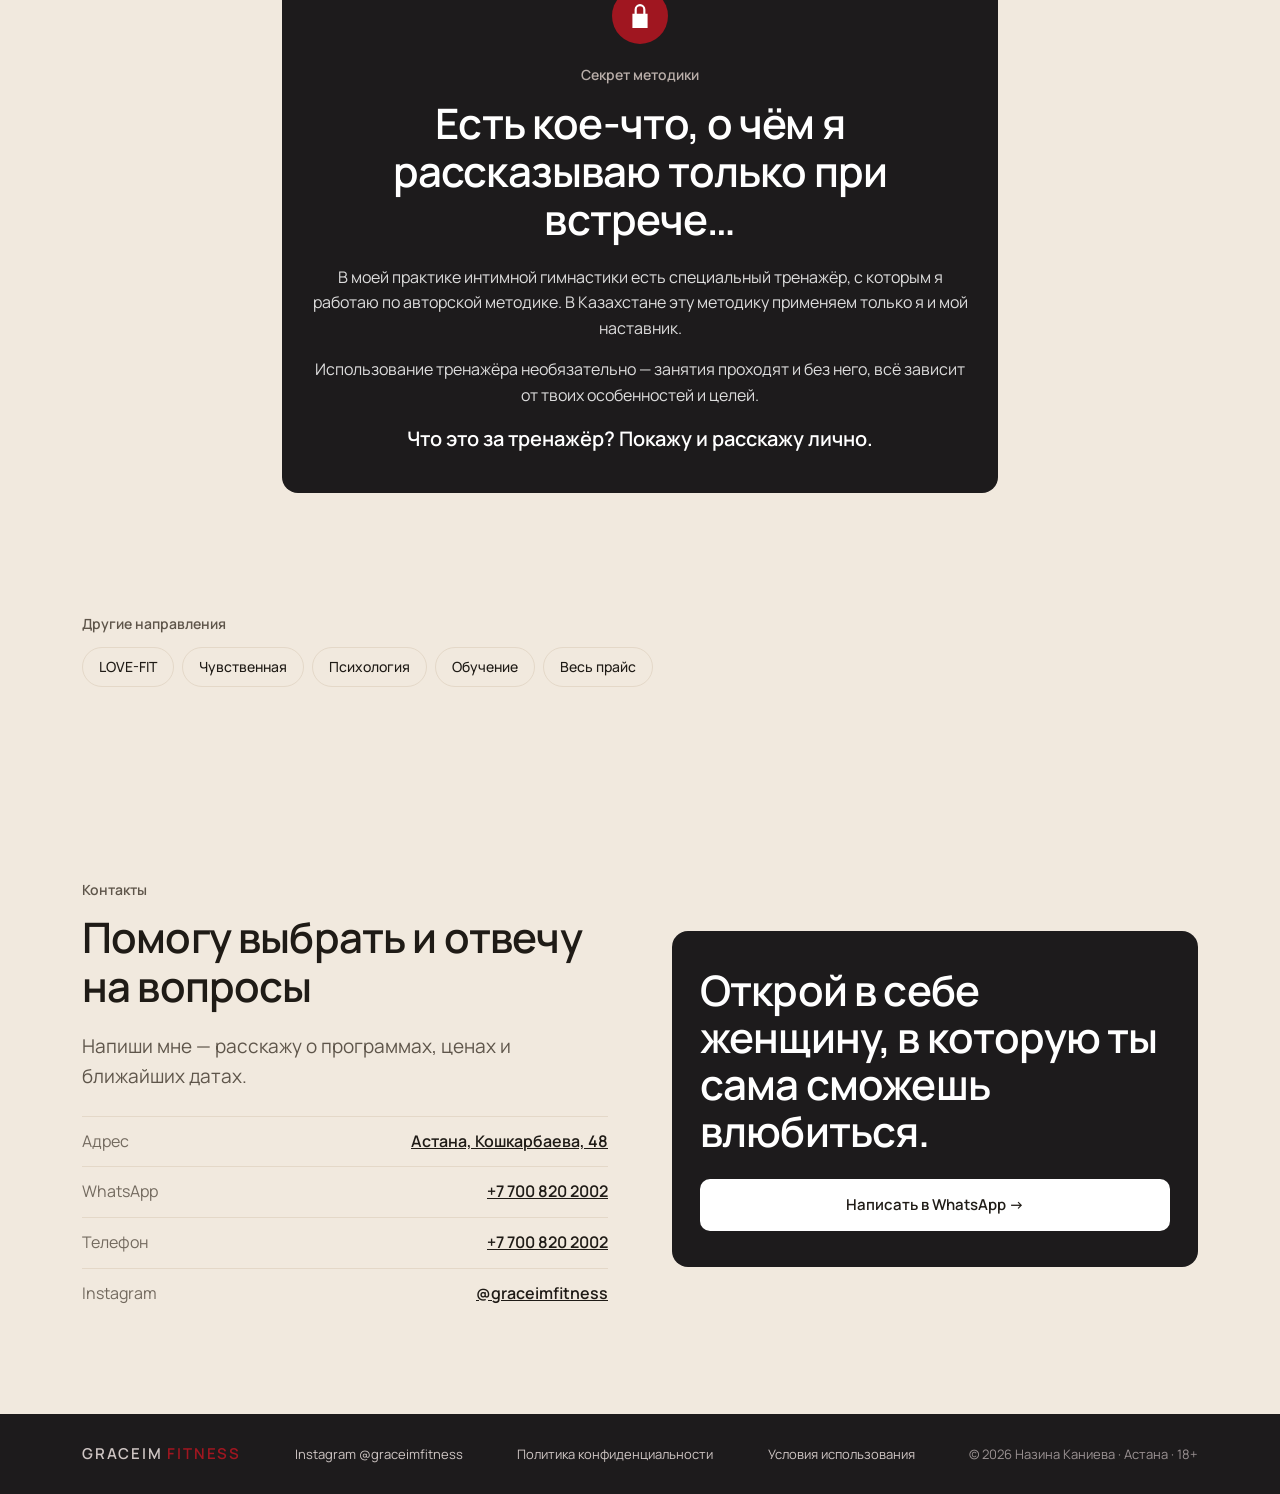
<file: intimate.html>
<!doctype html>
<html lang="ru">
<head>
  <meta charset="utf-8">
  <meta name="viewport" content="width=device-width, initial-scale=1, viewport-fit=cover">
  <title>Интимная гимнастика · GRACEIM FITNESS</title>
  <meta name="description" content="Интимная гимнастика в Астане: осознанная работа с мышцами тазового дна, дыханием и диафрагмой. Групповой курс и индивидуальные занятия.">
  <link rel="canonical" href="https://graceimfitness.vercel.app/intimate.html">
  <meta property="og:url" content="https://graceimfitness.vercel.app/intimate.html">
  <meta property="og:title" content="Интимная гимнастика · GRACEIM FITNESS">
  <meta property="og:description" content="Интимная гимнастика в Астане: осознанная работа с мышцами тазового дна, дыханием и диафрагмой. Групповой курс и индивидуальные занятия.">
  <meta property="og:type" content="website">
  <meta property="og:locale" content="ru_RU">
  <meta property="og:site_name" content="GRACEIM FITNESS">
  <meta property="og:image" content="https://graceimfitness.vercel.app/assets/og-image.jpg">
  <meta property="og:image:width" content="1200">
  <meta property="og:image:height" content="630">
  <meta name="twitter:card" content="summary_large_image">
  <link rel="icon" href="/favicon.ico" sizes="any">
  <link rel="icon" href="/assets/icons/favicon-32.png" type="image/png" sizes="32x32">
  <link rel="apple-touch-icon" href="/assets/icons/apple-touch-icon.png">
  <link rel="manifest" href="/site.webmanifest">
  <meta name="theme-color" content="#f1e9de">
  <link rel="preconnect" href="https://fonts.googleapis.com">
  <link rel="preconnect" href="https://fonts.gstatic.com" crossorigin>
  <link href="https://fonts.googleapis.com/css2?family=Manrope:wght@400;500;600&display=swap" rel="stylesheet">
  <link rel="stylesheet" href="styles.css?v=12">
</head>
<body>

<header class="header">
  <div class="container header__inner">
    <a href="index.html" class="logo">GRACEIM <span>FITNESS</span></a>
    <nav class="nav" id="nav">
      <a href="lovefit.html">LOVE-FIT</a>
      <a href="chuvstvennaya.html">Чувственная</a>
      <a href="intimate.html" aria-current="page">Интимная гимнастика</a>
      <a href="psychology.html">Психология</a>
      <a href="training.html">Обучение</a>
      <a href="prices.html">Прайс</a>
      <a href="reviews.html">Отзывы</a>
    </nav>
    <a class="btn btn--small btn--red header__cta" data-wa="Здравствуйте, Назина! Хочу узнать подробнее об услугах GRACEIM FITNESS">WhatsApp</a>
    <button class="burger" id="burger" aria-label="Открыть меню" aria-expanded="false"><span></span><span></span></button>
  </div>
</header>

<main>

<section class="page-hero">
  <div class="container">
    <a class="crumb" href="index.html#directions">← Все направления</a>
    <div class="page-hero__grid">
      <div>
        <p class="eyebrow">Женское здоровье</p>
        <h1 class="page-hero__title">Интимная гимнастика</h1>
        <p class="lead">Научись понимать и чувствовать мышцы своего тазового дна.</p>
        <p>Не просто научиться сжимать мышцы, а научиться ими управлять: включать, расслаблять и чувствовать. Групповым курсом на месяц или индивидуально.</p>
        <dl class="price-table ">
  <div><dt>Групповой курс · 1 месяц</dt><dd>150 000 ₸</dd></div>
  <div><dt>Индивидуально · 1 час</dt><dd>30 000 ₸</dd></div>
</dl>
        <div class="hero__actions"><a class="btn btn--red" data-wa="Здравствуйте, Назина! Хочу записаться на интимную гимнастику">Записаться →</a></div>
      </div>
      <div class="ph page-hero__photo" data-label="Фото · Интимная гимнастика"><img src="assets/photos/intimate.jpg" alt="" loading="lazy" onerror="this.remove()"></div>
    </div>
  </div>
</section>

<section class="section section--panel">
  <div class="container split">
    <div>
      <p class="eyebrow">Подробнее</p>
      <h2 class="h2">Над чем мы работаем</h2>
      <ul class="dots">
        <li>Осознанное сокращение и расслабление мышц тазового дна</li>
        <li>Координация дыхания, диафрагмы и мышц живота</li>
        <li>Особенности работы с телом при диастазе</li>
        <li>Упражнения с учётом индивидуальных возможностей</li>
      </ul>
      <p>Интимная гимнастика уже входит в каждую тренировку <a href="lovefit.html">LOVE-FIT</a>. Отдельные занятия нужны, если мышцы совсем не ощущаются, есть опущение, диастаз или нарушена координация дыхания и диафрагмы.</p>
    </div>
    <div class="safety safety--cream">
      <h3 class="h3">Забота о твоём здоровье</h3>
      <p>GRACEIM FITNESS сотрудничает с гинекологической клиникой <b>Wclinic</b>. При жалобах я сначала направляю на консультацию к гинекологу, а после медицинской оценки подбираю формат занятий.</p>
      <ol class="steps">
        <li><b>Знакомство</b><span>Обсуждаем запрос и особенности состояния</span></li>
        <li><b>Консультация гинеколога</b><span>При необходимости — оценка и рекомендации</span></li>
        <li><b>Подбор занятий</b><span>LOVE-FIT или интимная гимнастика</span></li>
      </ol>
      <p class="note">Занятия — это тренировка, а не лечение, и не заменяют медицинскую помощь.</p>
    </div>
  </div>
</section>

<section class="section section--tight">
  <div class="container narrow">
    <div class="secret">
      <div class="secret__lock" aria-hidden="true"><svg viewBox="0 0 24 24"><path fill="currentColor" d="M12 1a5 5 0 0 0-5 5v4H5v13h14V10h-2V6a5 5 0 0 0-5-5Zm-3 5a3 3 0 0 1 6 0v4H9V6Z"/></svg></div>
      <p class="eyebrow">Секрет методики</p>
      <h2 class="h2">Есть кое-что, о чём я рассказываю только при встрече…</h2>
      <p>В моей практике интимной гимнастики есть специальный тренажёр, с которым я работаю по авторской методике. В Казахстане эту методику применяем только я и мой наставник.</p>
      <p class="muted">Использование тренажёра необязательно — занятия проходят и без него, всё зависит от твоих особенностей и целей.</p>
      <p class="accent-line">Что это за тренажёр? Покажу и расскажу лично.</p>
    </div>
  </div>
</section>

<section class="section section--tight">
  <div class="container">
    <p class="eyebrow">Другие направления</p>
    <div class="other-dirs"><a class="chip-link" href="lovefit.html">LOVE-FIT</a><a class="chip-link" href="chuvstvennaya.html">Чувственная</a><a class="chip-link" href="psychology.html">Психология</a><a class="chip-link" href="training.html">Обучение</a><a class="chip-link" href="prices.html">Весь прайс</a></div>
  </div>
</section>


<!-- Контакты -->
<section class="section" id="contacts">
  <div class="container contacts">
    <div>
      <p class="eyebrow">Контакты</p>
      <h2 class="h2">Помогу выбрать и отвечу на вопросы</h2>
      <p class="lead">Напиши мне — расскажу о программах, ценах и ближайших датах.</p>
      <ul class="contact-list">
        <li><span>Адрес</span><a href="https://2gis.kz/astana/search/%D0%9A%D0%BE%D1%88%D0%BA%D0%B0%D1%80%D0%B1%D0%B0%D0%B5%D0%B2%D0%B0%2048" target="_blank" rel="noopener">Астана, Кошкарбаева, 48</a></li>
        <li><span>WhatsApp</span><a data-wa="Здравствуйте, Назина!" data-wa-label>Написать</a></li>
        <li><span>Телефон</span><a href="#" data-phone>Позвонить</a></li>
        <li><span>Instagram</span><a href="#" data-ig target="_blank" rel="noopener">@graceimfitness</a></li>
      </ul>
    </div>
    <div class="cta-box">
      <p class="display display--sm">Открой в себе женщину, в которую ты сама сможешь влюбиться.</p>
      <a class="btn btn--light btn--block" data-wa="Здравствуйте, Назина! Хочу записаться">Написать в WhatsApp →</a>
    </div>
  </div>
</section>

</main>

<footer class="footer">
  <div class="container footer__inner">
    <a href="index.html" class="logo logo--light">GRACEIM <span>FITNESS</span></a>
    <a href="#" data-ig target="_blank" rel="noopener">Instagram @graceimfitness</a>
    <a href="privacy.html">Политика конфиденциальности</a>
    <a href="terms.html">Условия использования</a>
    <span>© <span data-year></span> Назина Каниева · Астана · 18+</span>
  </div>
</footer>

<div class="sticky-bar" id="stickyBar">
  <div class="sticky-bar__text"><b>GRACEIM FITNESS</b>Подберу программу в WhatsApp</div>
  <a href="prices.html" class="btn btn--line">Прайс</a>
  <a class="btn btn--red" data-wa="Здравствуйте, Назина! Хочу узнать подробнее об услугах">Написать</a>
</div>

<a class="wa-float" data-wa="Здравствуйте, Назина! Хочу узнать подробнее об услугах" aria-label="Написать в WhatsApp">
  <svg viewBox="0 0 24 24" width="28" height="28" aria-hidden="true"><path fill="currentColor" d="M12 2a10 10 0 0 0-8.6 15.1L2 22l5-1.3A10 10 0 1 0 12 2Zm0 18.2c-1.5 0-3-.4-4.3-1.2l-.3-.2-3 .8.8-2.9-.2-.3A8.2 8.2 0 1 1 12 20.2Zm4.5-6.1c-.2-.1-1.5-.7-1.7-.8-.2-.1-.4-.1-.6.1l-.8 1c-.1.2-.3.2-.5.1a6.7 6.7 0 0 1-3.3-2.9c-.3-.4.2-.4.7-1.3.1-.2 0-.3 0-.4l-.8-1.8c-.2-.5-.4-.4-.6-.4h-.5a1 1 0 0 0-.7.3 3 3 0 0 0-.9 2.2c0 1.3.9 2.5 1 2.7.2.2 1.8 2.8 4.4 3.9 1.6.7 2.3.8 3.1.6.5-.1 1.5-.6 1.7-1.2.2-.6.2-1.1.2-1.2-.1-.1-.3-.2-.5-.3Z"/></svg>
</a>

<dialog class="shot" id="shot" aria-label="Скриншот отзыва">
  <button type="button" class="shot__close" id="shotClose" aria-label="Закрыть">✕</button>
  <div class="shot__imgs" id="shotImgs"></div>
</dialog>

<div class="age" id="age" hidden>
  <div class="age__inner">
    <div>
      <b>Сайт для лиц старше 18 лет</b>
      <p>На сайте обсуждаются темы сексуальности, близости и женского здоровья. Продолжая, ты подтверждаешь, что тебе исполнилось 18 лет, и принимаешь <a href="terms.html">условия использования</a>.</p>
    </div>
    <div class="age__actions">
      <a class="btn btn--line btn--line-light" href="https://www.google.com">Уйти</a>
      <button class="btn btn--red" id="ageOk" type="button">Мне есть 18</button>
    </div>
  </div>
</div>

<script src="reviews.js?v=12"></script>
<script src="script.js?v=12"></script>
</body>
</html>
</file>
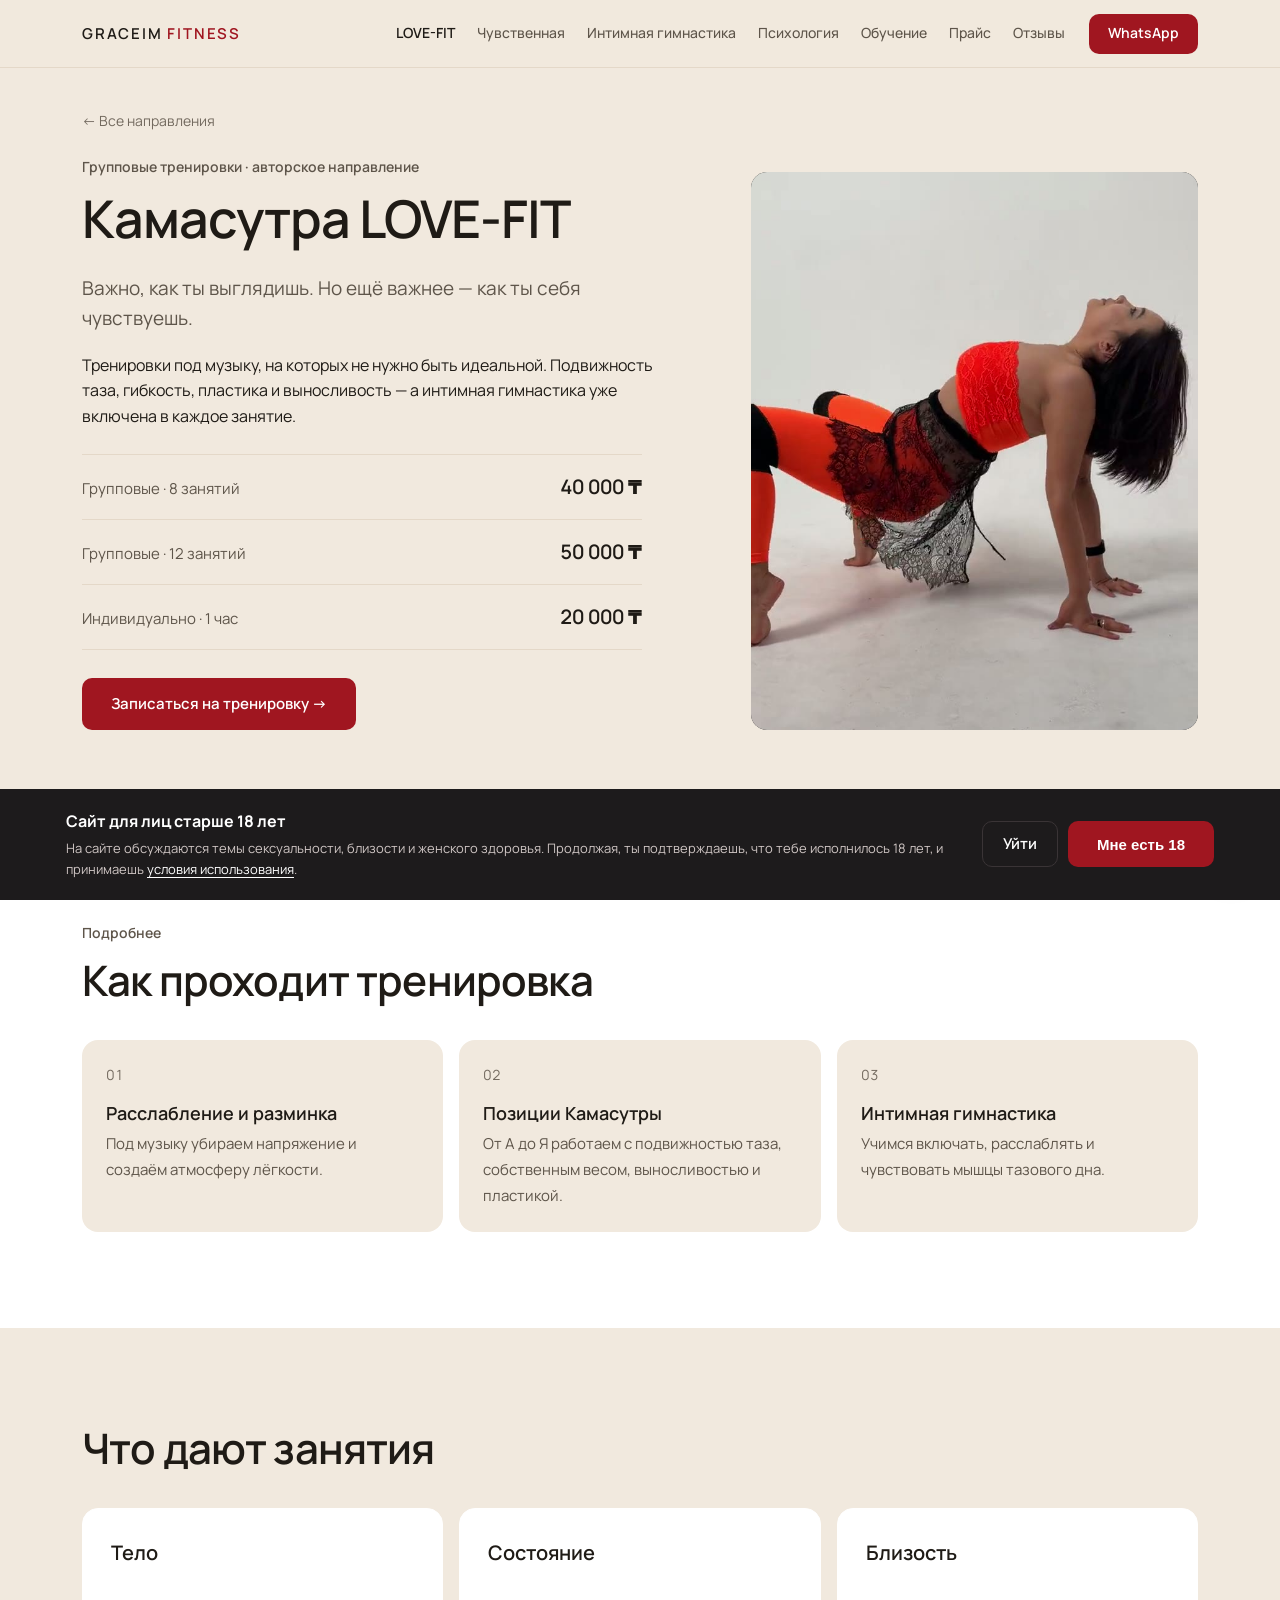
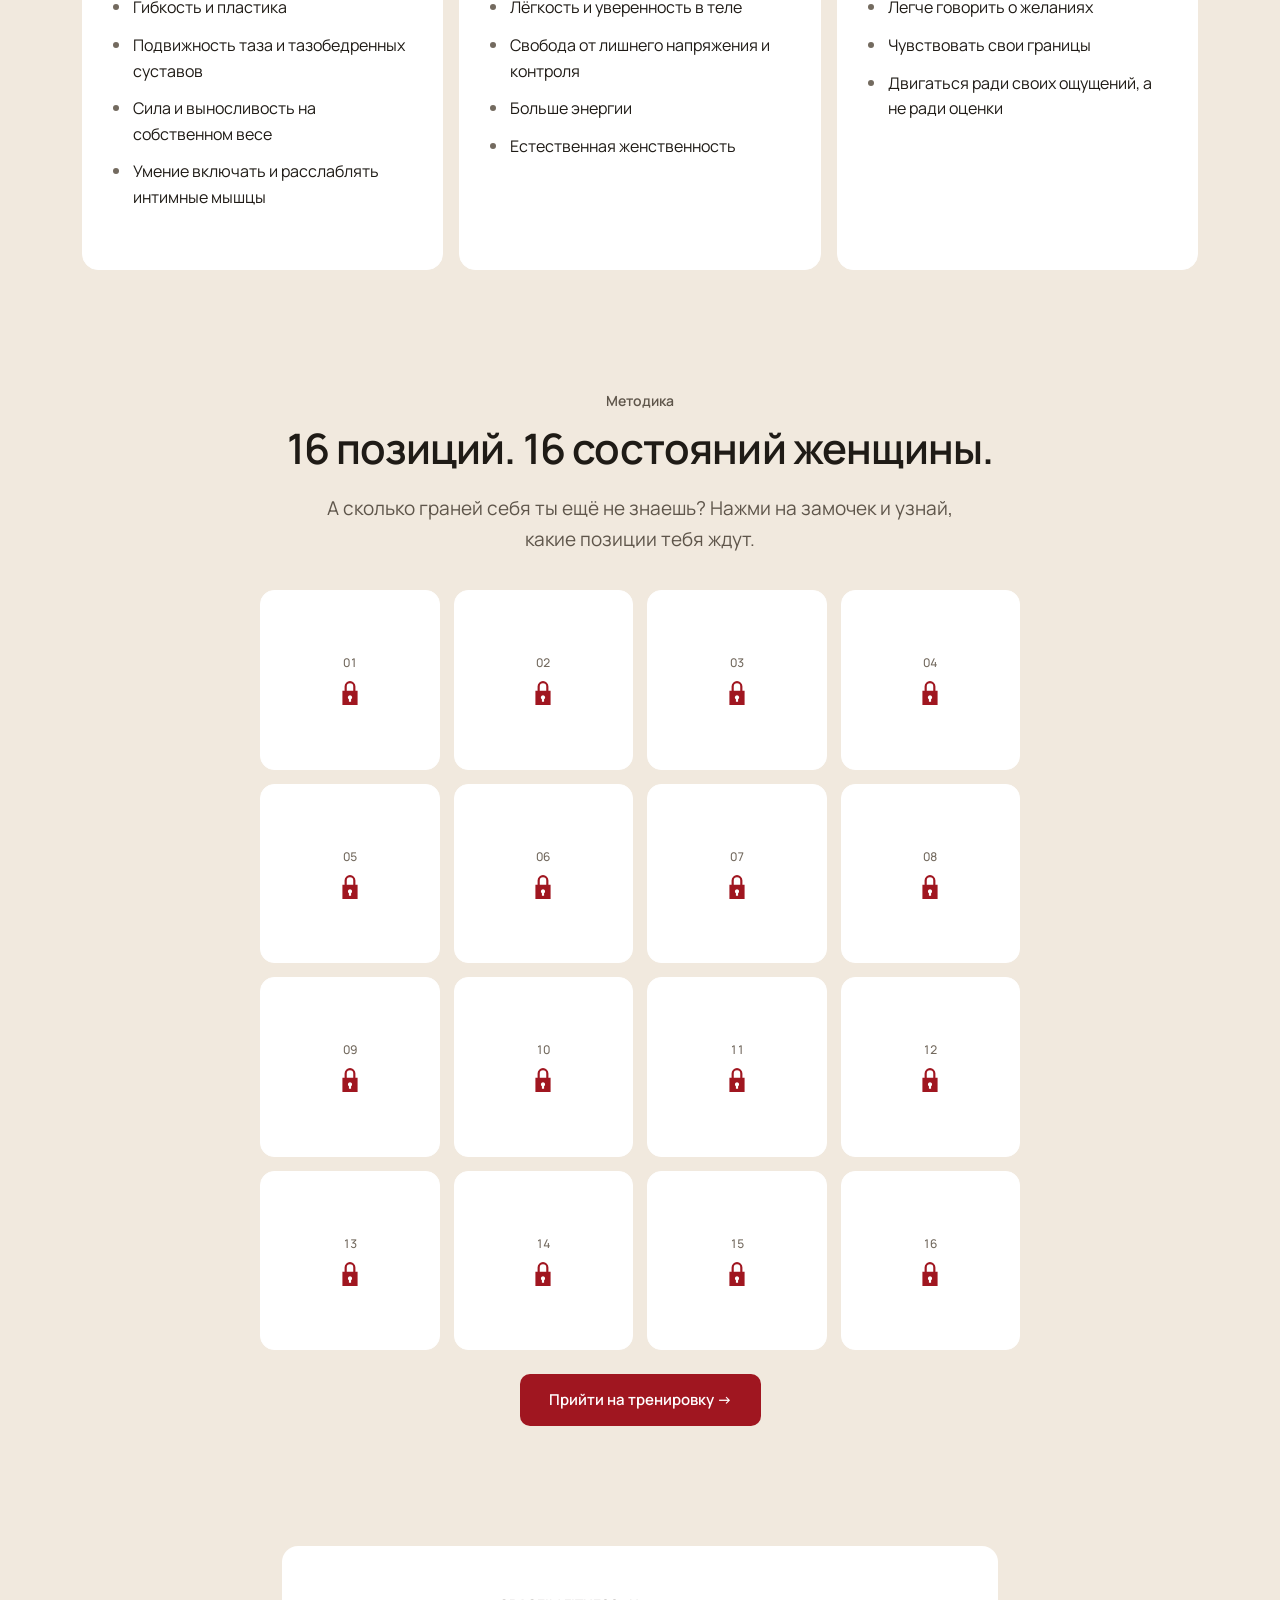
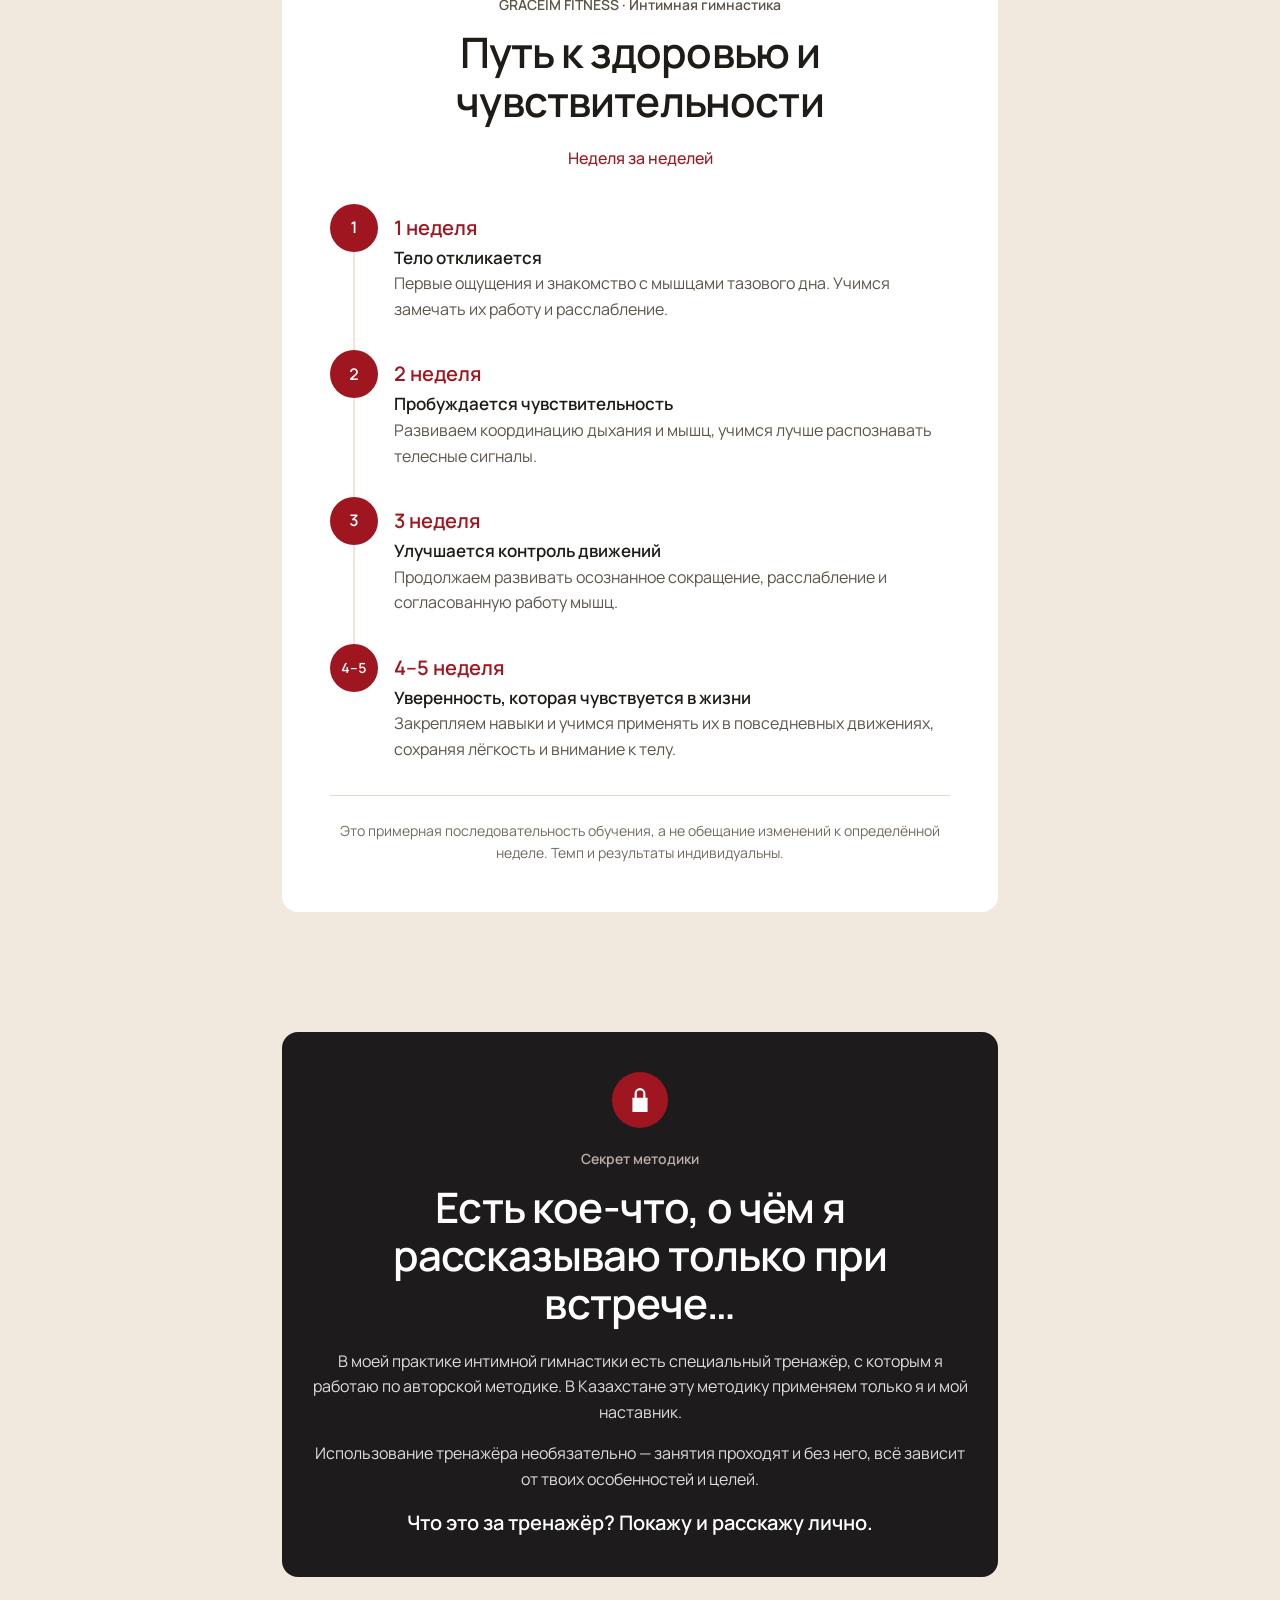
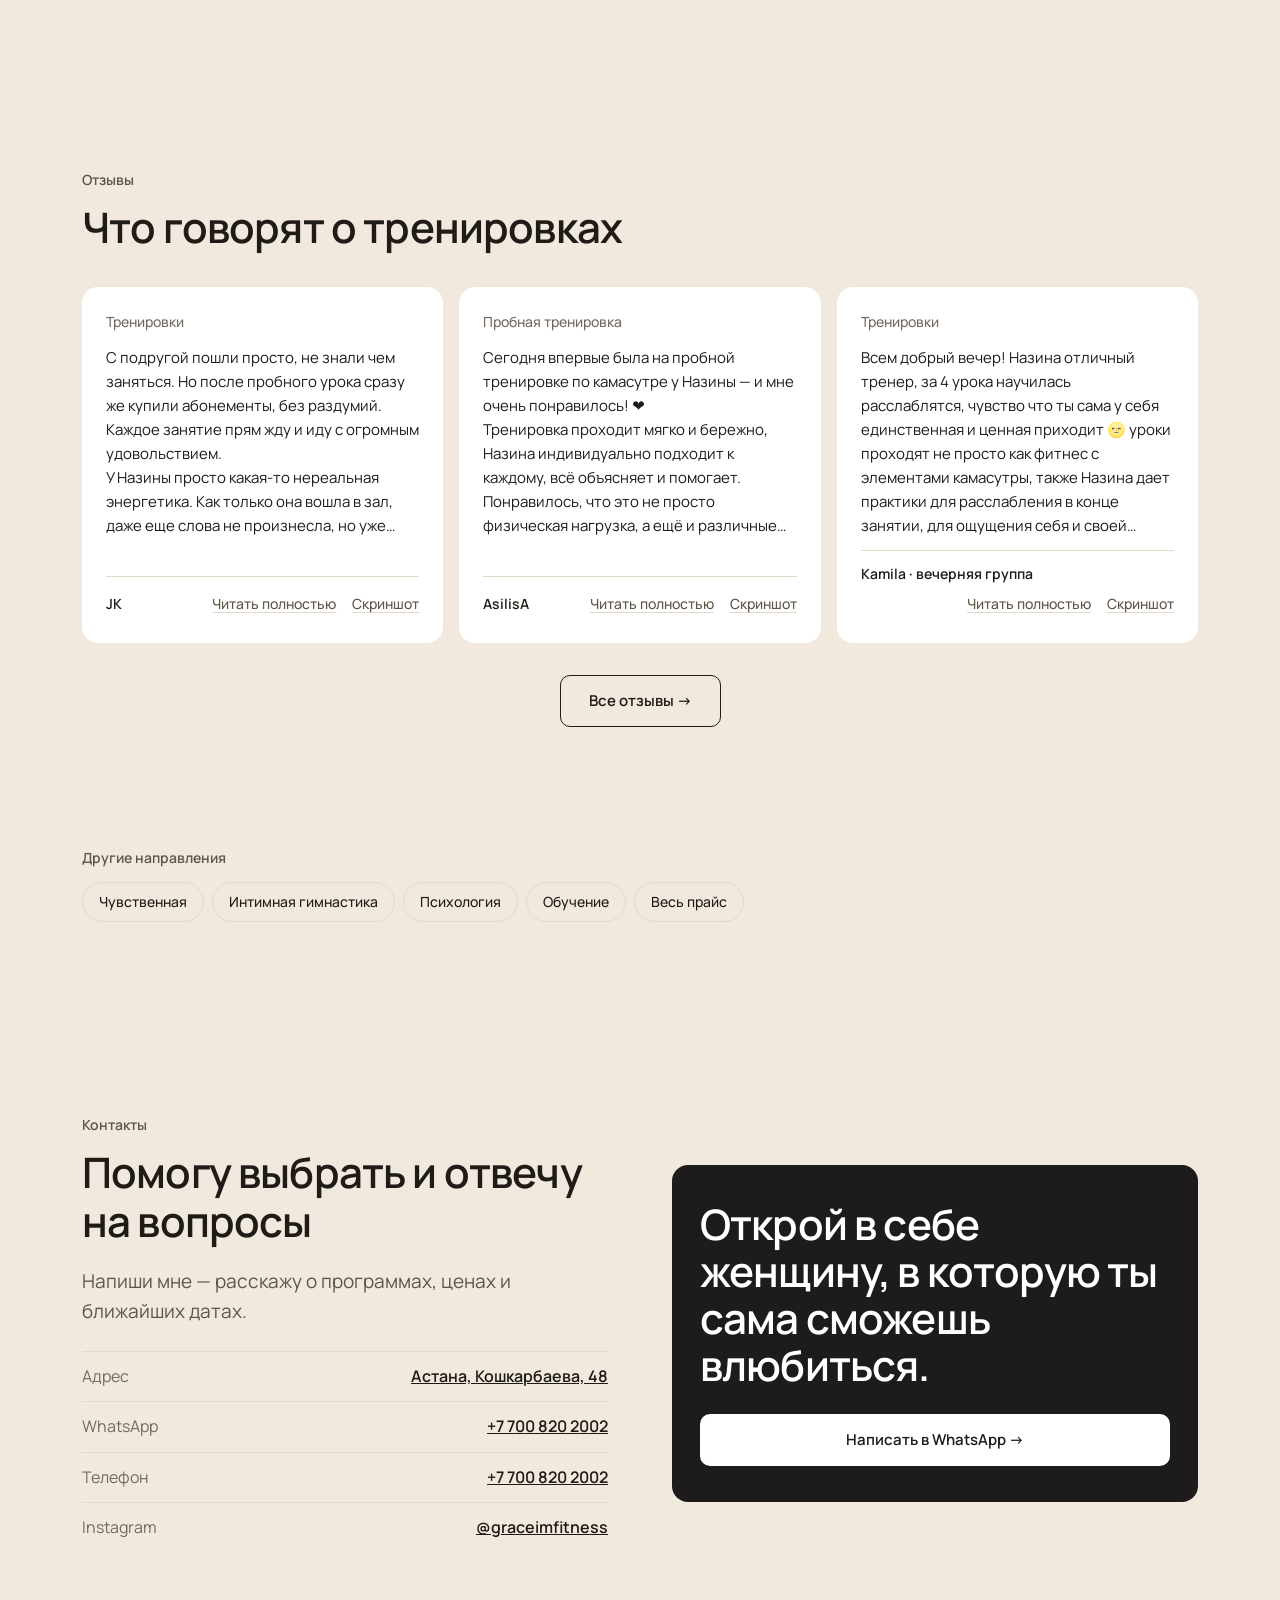
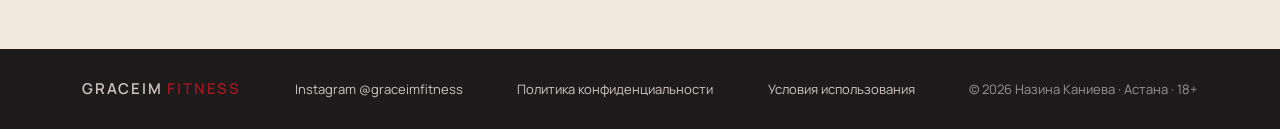
<file: lovefit.html>
<!doctype html>
<html lang="ru">
<head>
  <meta charset="utf-8">
  <meta name="viewport" content="width=device-width, initial-scale=1, viewport-fit=cover">
  <title>Камасутра LOVE-FIT · GRACEIM FITNESS</title>
  <meta name="description" content="Групповые тренировки Камасутра LOVE-FIT в Астане: подвижность таза, гибкость, пластика и интимная гимнастика. От 40 000 ₸ за 8 занятий.">
  <link rel="canonical" href="https://graceimfitness.vercel.app/lovefit.html">
  <meta property="og:url" content="https://graceimfitness.vercel.app/lovefit.html">
  <meta property="og:title" content="Камасутра LOVE-FIT · GRACEIM FITNESS">
  <meta property="og:description" content="Групповые тренировки Камасутра LOVE-FIT в Астане: подвижность таза, гибкость, пластика и интимная гимнастика. От 40 000 ₸ за 8 занятий.">
  <meta property="og:type" content="website">
  <meta property="og:locale" content="ru_RU">
  <meta property="og:site_name" content="GRACEIM FITNESS">
  <meta property="og:image" content="https://graceimfitness.vercel.app/assets/og-image.jpg">
  <meta property="og:image:width" content="1200">
  <meta property="og:image:height" content="630">
  <meta name="twitter:card" content="summary_large_image">
  <link rel="icon" href="/favicon.ico" sizes="any">
  <link rel="icon" href="/assets/icons/favicon-32.png" type="image/png" sizes="32x32">
  <link rel="apple-touch-icon" href="/assets/icons/apple-touch-icon.png">
  <link rel="manifest" href="/site.webmanifest">
  <meta name="theme-color" content="#f1e9de">
  <link rel="preconnect" href="https://fonts.googleapis.com">
  <link rel="preconnect" href="https://fonts.gstatic.com" crossorigin>
  <link href="https://fonts.googleapis.com/css2?family=Manrope:wght@400;500;600&display=swap" rel="stylesheet">
  <link rel="stylesheet" href="styles.css?v=12">
</head>
<body>

<header class="header">
  <div class="container header__inner">
    <a href="index.html" class="logo">GRACEIM <span>FITNESS</span></a>
    <nav class="nav" id="nav">
      <a href="lovefit.html" aria-current="page">LOVE-FIT</a>
      <a href="chuvstvennaya.html">Чувственная</a>
      <a href="intimate.html">Интимная гимнастика</a>
      <a href="psychology.html">Психология</a>
      <a href="training.html">Обучение</a>
      <a href="prices.html">Прайс</a>
      <a href="reviews.html">Отзывы</a>
    </nav>
    <a class="btn btn--small btn--red header__cta" data-wa="Здравствуйте, Назина! Хочу узнать подробнее об услугах GRACEIM FITNESS">WhatsApp</a>
    <button class="burger" id="burger" aria-label="Открыть меню" aria-expanded="false"><span></span><span></span></button>
  </div>
</header>

<main>

<section class="page-hero">
  <div class="container">
    <a class="crumb" href="index.html#directions">← Все направления</a>
    <div class="page-hero__grid">
      <div>
        <p class="eyebrow">Групповые тренировки · авторское направление</p>
        <h1 class="page-hero__title">Камасутра LOVE-FIT</h1>
        <p class="lead">Важно, как ты выглядишь. Но ещё важнее — как ты себя чувствуешь.</p>
        <p>Тренировки под музыку, на которых не нужно быть идеальной. Подвижность таза, гибкость, пластика и выносливость — а интимная гимнастика уже включена в каждое занятие.</p>
        <dl class="price-table ">
  <div><dt>Групповые · 8 занятий</dt><dd>40 000 ₸</dd></div>
  <div><dt>Групповые · 12 занятий</dt><dd>50 000 ₸</dd></div>
  <div><dt>Индивидуально · 1 час</dt><dd>20 000 ₸</dd></div>
</dl>
        <div class="hero__actions"><a class="btn btn--red" data-wa="Здравствуйте, Назина! Хочу прийти на тренировку Камасутра LOVE-FIT">Записаться на тренировку →</a></div>
      </div>
      <div class="ph ph--video page-hero__photo" data-label="Назина на тренировке LOVE-FIT"><video autoplay muted loop playsinline preload="metadata" poster="assets/video/lovefit-poster.jpg" aria-label="Назина на тренировке LOVE-FIT"><source src="assets/video/lovefit.mp4" type="video/mp4"></video></div>
    </div>
  </div>
</section>

<section class="section section--panel">
  <div class="container">
    <div class="section-head">
      <p class="eyebrow">Подробнее</p>
      <h2 class="h2">Как проходит тренировка</h2>
    </div>
    <ol class="flow">
      <li><b>Расслабление и разминка</b><span>Под музыку убираем напряжение и создаём атмосферу лёгкости.</span></li>
      <li><b>Позиции Камасутры</b><span>От А до Я работаем с подвижностью таза, собственным весом, выносливостью и пластикой.</span></li>
      <li><b>Интимная гимнастика</b><span>Учимся включать, расслаблять и чувствовать мышцы тазового дна.</span></li>
    </ol>
  </div>
</section>

<section class="section">
  <div class="container">
    <div class="section-head">
      <h2 class="h2">Что дают занятия</h2>
    </div>
    <div class="trio trio--light">
      <article class="trio__item"><span class="trio__num">Тело</span><ul class="dots"><li>Гибкость и пластика</li><li>Подвижность таза и тазобедренных суставов</li><li>Сила и выносливость на собственном весе</li><li>Умение включать и расслаблять интимные мышцы</li></ul></article>
      <article class="trio__item"><span class="trio__num">Состояние</span><ul class="dots"><li>Лёгкость и уверенность в теле</li><li>Свобода от лишнего напряжения и контроля</li><li>Больше энергии</li><li>Естественная женственность</li></ul></article>
      <article class="trio__item"><span class="trio__num">Близость</span><ul class="dots"><li>Легче говорить о желаниях</li><li>Чувствовать свои границы</li><li>Двигаться ради своих ощущений, а не ради оценки</li></ul></article>
    </div>
  </div>
</section>

<section class="section section--tight">
  <div class="container">
    <div class="section-head center">
      <p class="eyebrow">Методика</p>
      <h2 class="h2"><span data-pos-count>16</span> позиций. <span data-pos-count>16</span> состояний женщины.</h2>
      <p class="lead">А сколько граней себя ты ещё не знаешь? Нажми на замочек и узнай, какие позиции тебя ждут.</p>
    </div>
    <div class="locks" id="locks"></div>
    <div class="lock-reveal" id="lockReveal" hidden>
      <p class="lock-reveal__n" id="lockRevealN"></p>
      <p class="lock-reveal__name" id="lockRevealName"></p>
      <p class="lock-reveal__q">Какое состояние она раскрывает?</p>
      <p class="lock-reveal__a">Не буду рассказывать. Это нужно прожить.</p>
    </div>
    <div class="center">
      <a class="btn btn--red" data-wa="Здравствуйте, Назина! Хочу прийти на тренировку Камасутра LOVE-FIT">Прийти на тренировку →</a>
    </div>
  </div>
</section>

<section class="section section--tight">
  <div class="container narrow">
    <div class="journey">
      <p class="eyebrow center">GRACEIM FITNESS · Интимная гимнастика</p>
      <h2 class="h2 center">Путь к здоровью и чувствительности</h2>
      <p class="journey__sub center">Неделя за неделей</p>
      <ol class="timeline">
        <li><span class="timeline__n">1</span><div><p class="timeline__week">1 неделя</p><h3>Тело откликается</h3><p>Первые ощущения и знакомство с мышцами тазового дна. Учимся замечать их работу и расслабление.</p></div></li>
        <li><span class="timeline__n">2</span><div><p class="timeline__week">2 неделя</p><h3>Пробуждается чувствительность</h3><p>Развиваем координацию дыхания и мышц, учимся лучше распознавать телесные сигналы.</p></div></li>
        <li><span class="timeline__n">3</span><div><p class="timeline__week">3 неделя</p><h3>Улучшается контроль движений</h3><p>Продолжаем развивать осознанное сокращение, расслабление и согласованную работу мышц.</p></div></li>
        <li><span class="timeline__n timeline__n--wide">4–5</span><div><p class="timeline__week">4–5 неделя</p><h3>Уверенность, которая чувствуется в жизни</h3><p>Закрепляем навыки и учимся применять их в повседневных движениях, сохраняя лёгкость и внимание к телу.</p></div></li>
      </ol>
      <p class="journey__note">Это примерная последовательность обучения, а не обещание изменений к определённой неделе. Темп и результаты индивидуальны.</p>
    </div>
  </div>
</section>

<section class="section section--tight">
  <div class="container narrow">
    <div class="secret">
      <div class="secret__lock" aria-hidden="true"><svg viewBox="0 0 24 24"><path fill="currentColor" d="M12 1a5 5 0 0 0-5 5v4H5v13h14V10h-2V6a5 5 0 0 0-5-5Zm-3 5a3 3 0 0 1 6 0v4H9V6Z"/></svg></div>
      <p class="eyebrow">Секрет методики</p>
      <h2 class="h2">Есть кое-что, о чём я рассказываю только при встрече…</h2>
      <p>В моей практике интимной гимнастики есть специальный тренажёр, с которым я работаю по авторской методике. В Казахстане эту методику применяем только я и мой наставник.</p>
      <p class="muted">Использование тренажёра необязательно — занятия проходят и без него, всё зависит от твоих особенностей и целей.</p>
      <p class="accent-line">Что это за тренажёр? Покажу и расскажу лично.</p>
    </div>
  </div>
</section>

<section class="section">
  <div class="container">
    <div class="section-head">
      <p class="eyebrow">Отзывы</p>
      <h2 class="h2">Что говорят о тренировках</h2>
    </div>
    <div class="reviews" data-reviews data-type="train" data-limit="3"></div>
    <div class="center"><a class="btn btn--ghost" href="reviews.html">Все отзывы →</a></div>
  </div>
</section>

<section class="section section--tight">
  <div class="container">
    <p class="eyebrow">Другие направления</p>
    <div class="other-dirs"><a class="chip-link" href="chuvstvennaya.html">Чувственная</a><a class="chip-link" href="intimate.html">Интимная гимнастика</a><a class="chip-link" href="psychology.html">Психология</a><a class="chip-link" href="training.html">Обучение</a><a class="chip-link" href="prices.html">Весь прайс</a></div>
  </div>
</section>


<!-- Контакты -->
<section class="section" id="contacts">
  <div class="container contacts">
    <div>
      <p class="eyebrow">Контакты</p>
      <h2 class="h2">Помогу выбрать и отвечу на вопросы</h2>
      <p class="lead">Напиши мне — расскажу о программах, ценах и ближайших датах.</p>
      <ul class="contact-list">
        <li><span>Адрес</span><a href="https://2gis.kz/astana/search/%D0%9A%D0%BE%D1%88%D0%BA%D0%B0%D1%80%D0%B1%D0%B0%D0%B5%D0%B2%D0%B0%2048" target="_blank" rel="noopener">Астана, Кошкарбаева, 48</a></li>
        <li><span>WhatsApp</span><a data-wa="Здравствуйте, Назина!" data-wa-label>Написать</a></li>
        <li><span>Телефон</span><a href="#" data-phone>Позвонить</a></li>
        <li><span>Instagram</span><a href="#" data-ig target="_blank" rel="noopener">@graceimfitness</a></li>
      </ul>
    </div>
    <div class="cta-box">
      <p class="display display--sm">Открой в себе женщину, в которую ты сама сможешь влюбиться.</p>
      <a class="btn btn--light btn--block" data-wa="Здравствуйте, Назина! Хочу записаться">Написать в WhatsApp →</a>
    </div>
  </div>
</section>

</main>

<footer class="footer">
  <div class="container footer__inner">
    <a href="index.html" class="logo logo--light">GRACEIM <span>FITNESS</span></a>
    <a href="#" data-ig target="_blank" rel="noopener">Instagram @graceimfitness</a>
    <a href="privacy.html">Политика конфиденциальности</a>
    <a href="terms.html">Условия использования</a>
    <span>© <span data-year></span> Назина Каниева · Астана · 18+</span>
  </div>
</footer>

<div class="sticky-bar" id="stickyBar">
  <div class="sticky-bar__text"><b>GRACEIM FITNESS</b>Подберу программу в WhatsApp</div>
  <a href="prices.html" class="btn btn--line">Прайс</a>
  <a class="btn btn--red" data-wa="Здравствуйте, Назина! Хочу узнать подробнее об услугах">Написать</a>
</div>

<a class="wa-float" data-wa="Здравствуйте, Назина! Хочу узнать подробнее об услугах" aria-label="Написать в WhatsApp">
  <svg viewBox="0 0 24 24" width="28" height="28" aria-hidden="true"><path fill="currentColor" d="M12 2a10 10 0 0 0-8.6 15.1L2 22l5-1.3A10 10 0 1 0 12 2Zm0 18.2c-1.5 0-3-.4-4.3-1.2l-.3-.2-3 .8.8-2.9-.2-.3A8.2 8.2 0 1 1 12 20.2Zm4.5-6.1c-.2-.1-1.5-.7-1.7-.8-.2-.1-.4-.1-.6.1l-.8 1c-.1.2-.3.2-.5.1a6.7 6.7 0 0 1-3.3-2.9c-.3-.4.2-.4.7-1.3.1-.2 0-.3 0-.4l-.8-1.8c-.2-.5-.4-.4-.6-.4h-.5a1 1 0 0 0-.7.3 3 3 0 0 0-.9 2.2c0 1.3.9 2.5 1 2.7.2.2 1.8 2.8 4.4 3.9 1.6.7 2.3.8 3.1.6.5-.1 1.5-.6 1.7-1.2.2-.6.2-1.1.2-1.2-.1-.1-.3-.2-.5-.3Z"/></svg>
</a>

<dialog class="shot" id="shot" aria-label="Скриншот отзыва">
  <button type="button" class="shot__close" id="shotClose" aria-label="Закрыть">✕</button>
  <div class="shot__imgs" id="shotImgs"></div>
</dialog>

<div class="age" id="age" hidden>
  <div class="age__inner">
    <div>
      <b>Сайт для лиц старше 18 лет</b>
      <p>На сайте обсуждаются темы сексуальности, близости и женского здоровья. Продолжая, ты подтверждаешь, что тебе исполнилось 18 лет, и принимаешь <a href="terms.html">условия использования</a>.</p>
    </div>
    <div class="age__actions">
      <a class="btn btn--line btn--line-light" href="https://www.google.com">Уйти</a>
      <button class="btn btn--red" id="ageOk" type="button">Мне есть 18</button>
    </div>
  </div>
</div>

<script src="reviews.js?v=12"></script>
<script src="script.js?v=12"></script>
</body>
</html>
</file>
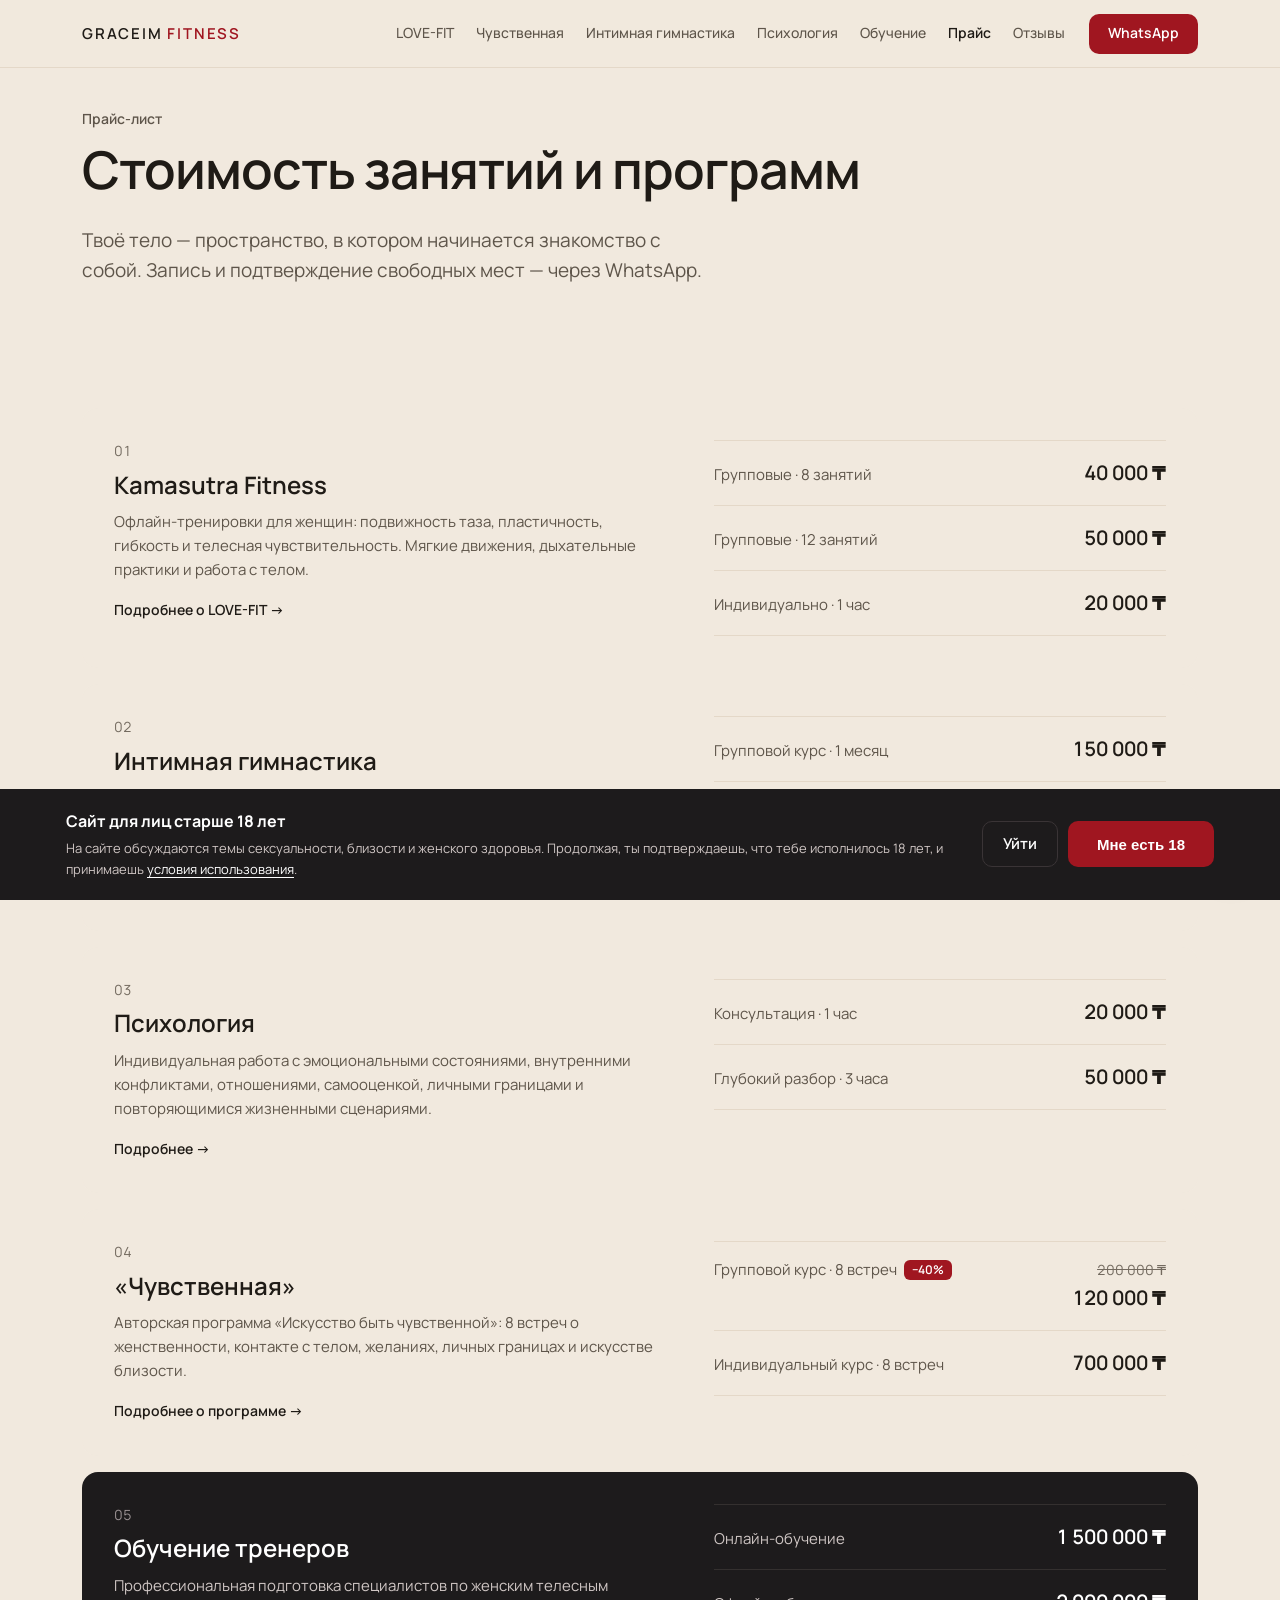
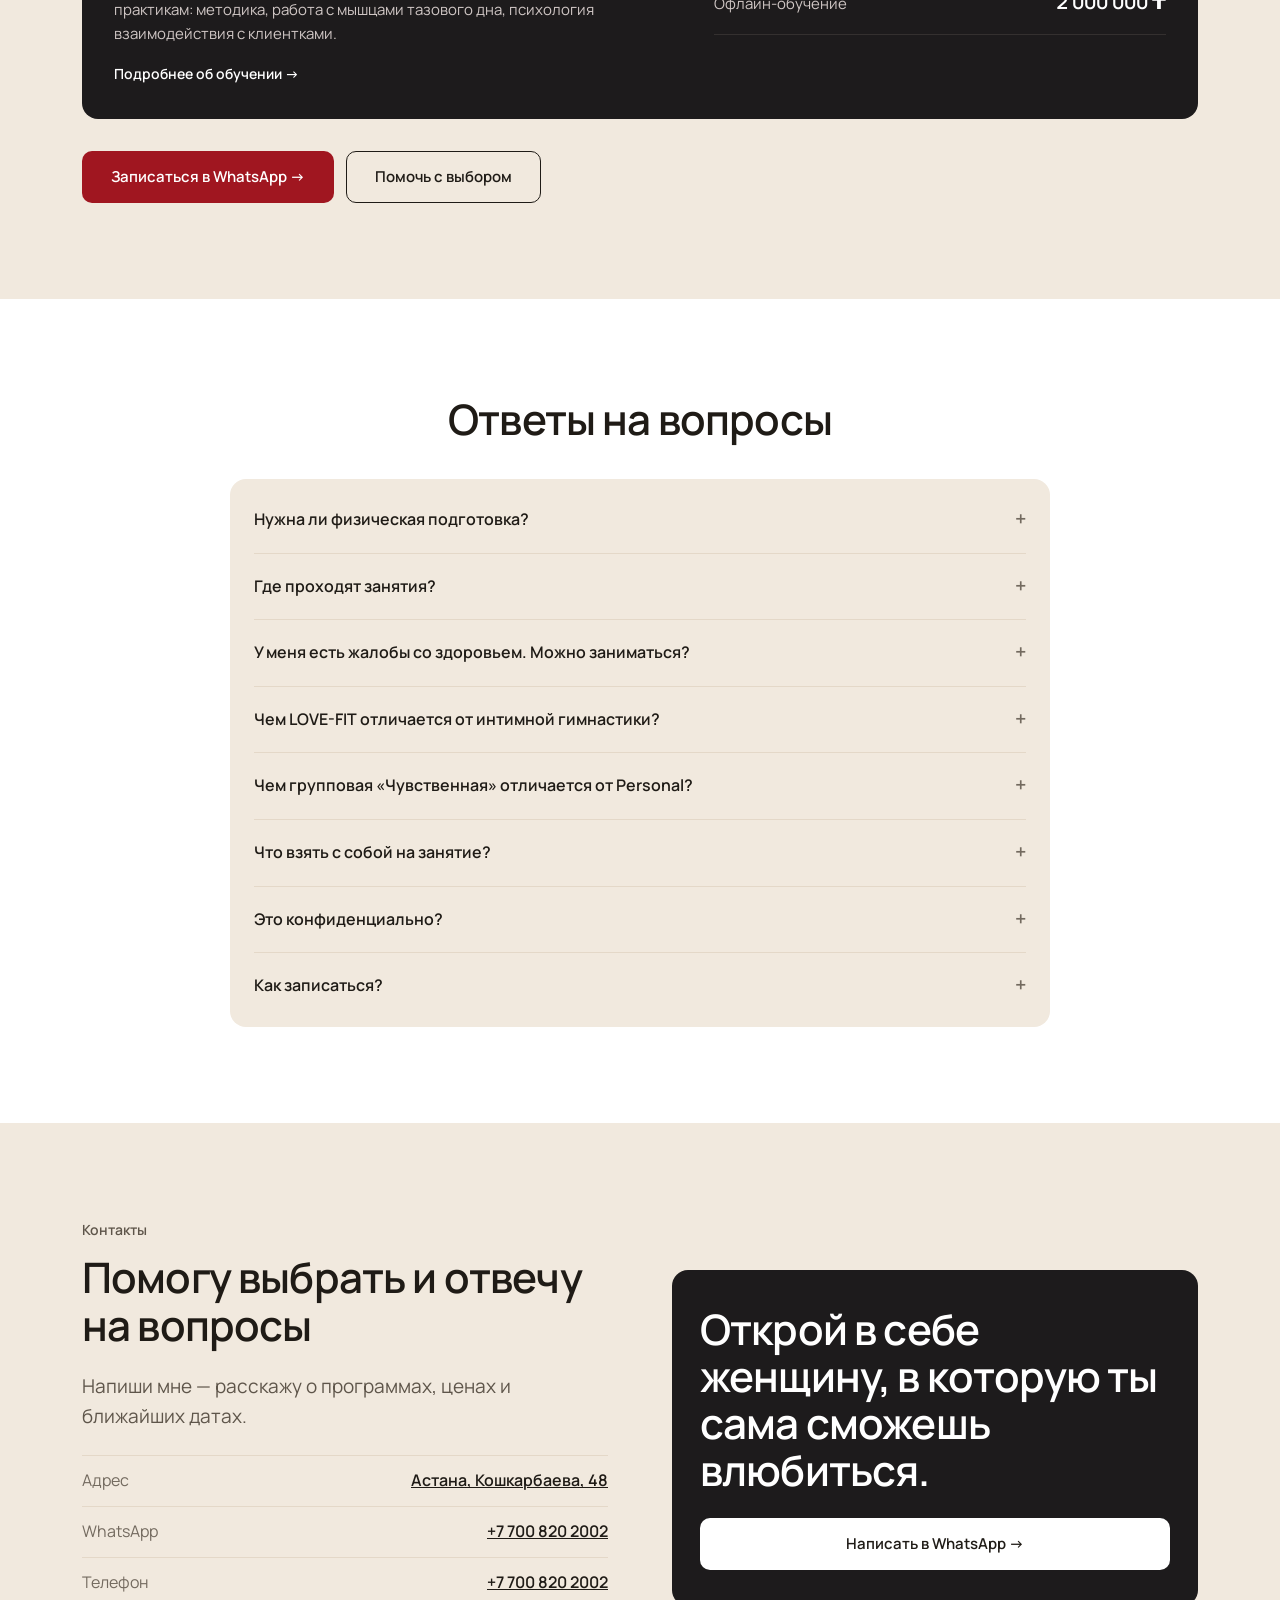
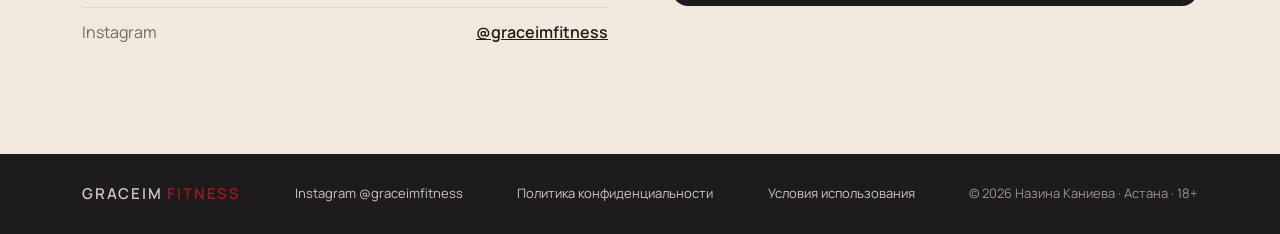
<file: prices.html>
<!doctype html>
<html lang="ru">
<head>
  <meta charset="utf-8">
  <meta name="viewport" content="width=device-width, initial-scale=1, viewport-fit=cover">
  <title>Прайс-лист · GRACEIM FITNESS</title>
  <meta name="description" content="Цены GRACEIM FITNESS: Kamasutra Fitness от 40 000 ₸, интимная гимнастика, психология, программа «Чувственная» и обучение тренеров.">
  <link rel="canonical" href="https://graceimfitness.vercel.app/prices.html">
  <meta property="og:url" content="https://graceimfitness.vercel.app/prices.html">
  <meta property="og:title" content="Прайс-лист · GRACEIM FITNESS">
  <meta property="og:description" content="Цены GRACEIM FITNESS: Kamasutra Fitness от 40 000 ₸, интимная гимнастика, психология, программа «Чувственная» и обучение тренеров.">
  <meta property="og:type" content="website">
  <meta property="og:locale" content="ru_RU">
  <meta property="og:site_name" content="GRACEIM FITNESS">
  <meta property="og:image" content="https://graceimfitness.vercel.app/assets/og-image.jpg">
  <meta property="og:image:width" content="1200">
  <meta property="og:image:height" content="630">
  <meta name="twitter:card" content="summary_large_image">
  <link rel="icon" href="/favicon.ico" sizes="any">
  <link rel="icon" href="/assets/icons/favicon-32.png" type="image/png" sizes="32x32">
  <link rel="apple-touch-icon" href="/assets/icons/apple-touch-icon.png">
  <link rel="manifest" href="/site.webmanifest">
  <meta name="theme-color" content="#f1e9de">
  <link rel="preconnect" href="https://fonts.googleapis.com">
  <link rel="preconnect" href="https://fonts.gstatic.com" crossorigin>
  <link href="https://fonts.googleapis.com/css2?family=Manrope:wght@400;500;600&display=swap" rel="stylesheet">
  <link rel="stylesheet" href="styles.css?v=12">
</head>
<body>

<header class="header">
  <div class="container header__inner">
    <a href="index.html" class="logo">GRACEIM <span>FITNESS</span></a>
    <nav class="nav" id="nav">
      <a href="lovefit.html">LOVE-FIT</a>
      <a href="chuvstvennaya.html">Чувственная</a>
      <a href="intimate.html">Интимная гимнастика</a>
      <a href="psychology.html">Психология</a>
      <a href="training.html">Обучение</a>
      <a href="prices.html" aria-current="page">Прайс</a>
      <a href="reviews.html">Отзывы</a>
    </nav>
    <a class="btn btn--small btn--red header__cta" data-wa="Здравствуйте, Назина! Хочу узнать подробнее об услугах GRACEIM FITNESS">WhatsApp</a>
    <button class="burger" id="burger" aria-label="Открыть меню" aria-expanded="false"><span></span><span></span></button>
  </div>
</header>

<main>

<section class="page-hero page-hero--plain">
  <div class="container">
    <p class="eyebrow">Прайс-лист</p>
    <h1 class="page-hero__title">Стоимость занятий и программ</h1>
    <p class="lead">Твоё тело — пространство, в котором начинается знакомство с собой. Запись и подтверждение свободных мест — через WhatsApp.</p>
  </div>
</section>

<section class="section section--tight">
  <div class="container">
    <div class="prices">

      <article class="price-item">
        <div class="price-item__info">
          <span class="price-item__n">01</span>
          <h3>Kamasutra Fitness</h3>
          <p>Офлайн-тренировки для женщин: подвижность таза, пластичность, гибкость и телесная чувствительность. Мягкие движения, дыхательные практики и работа с телом.</p>
          <a href="lovefit.html" class="price-item__more">Подробнее о LOVE-FIT →</a>
        </div>
        <dl class="price-table ">
  <div><dt>Групповые · 8 занятий</dt><dd>40 000 ₸</dd></div>
  <div><dt>Групповые · 12 занятий</dt><dd>50 000 ₸</dd></div>
  <div><dt>Индивидуально · 1 час</dt><dd>20 000 ₸</dd></div>
</dl>
      </article>

      <article class="price-item">
        <div class="price-item__info">
          <span class="price-item__n">02</span>
          <h3>Интимная гимнастика</h3>
          <p>Осознанное управление мышцами тазового дна: координация, умение сокращать и расслаблять. Работа с дыханием, чувствительностью и женским здоровьем.</p>
          <a href="intimate.html" class="price-item__more">Подробнее →</a>
        </div>
        <dl class="price-table ">
  <div><dt>Групповой курс · 1 месяц</dt><dd>150 000 ₸</dd></div>
  <div><dt>Индивидуально · 1 час</dt><dd>30 000 ₸</dd></div>
</dl>
      </article>

      <article class="price-item">
        <div class="price-item__info">
          <span class="price-item__n">03</span>
          <h3>Психология</h3>
          <p>Индивидуальная работа с эмоциональными состояниями, внутренними конфликтами, отношениями, самооценкой, личными границами и повторяющимися жизненными сценариями.</p>
          <a href="psychology.html" class="price-item__more">Подробнее →</a>
        </div>
        <dl class="price-table ">
  <div><dt>Консультация · 1 час</dt><dd>20 000 ₸</dd></div>
  <div><dt>Глубокий разбор · 3 часа</dt><dd>50 000 ₸</dd></div>
</dl>
      </article>

      <article class="price-item">
        <div class="price-item__info">
          <span class="price-item__n">04</span>
          <h3>«Чувственная»</h3>
          <p>Авторская программа «Искусство быть чувственной»: 8 встреч о женственности, контакте с телом, желаниях, личных границах и искусстве близости.</p>
          <a href="chuvstvennaya.html" class="price-item__more">Подробнее о программе →</a>
        </div>
        <dl class="price-table ">
  <div><dt>Групповой курс · 8 встреч <span class="badge">−40%</span></dt><dd><s>200 000 ₸</s> 120 000 ₸</dd></div>
  <div><dt>Индивидуальный курс · 8 встреч</dt><dd>700 000 ₸</dd></div>
</dl>
      </article>

      <article class="price-item price-item--dark">
        <div class="price-item__info">
          <span class="price-item__n">05</span>
          <h3>Обучение тренеров</h3>
          <p>Профессиональная подготовка специалистов по женским телесным практикам: методика, работа с мышцами тазового дна, психология взаимодействия с клиентками.</p>
          <a href="training.html" class="price-item__more">Подробнее об обучении →</a>
        </div>
        <dl class="price-table ">
  <div><dt>Онлайн-обучение</dt><dd>1 500 000 ₸</dd></div>
  <div><dt>Офлайн-обучение</dt><dd>2 000 000 ₸</dd></div>
</dl>
      </article>
    </div>
    <div class="prices__cta">
      <a class="btn btn--red" data-wa="Здравствуйте, Назина! Хочу записаться. Подскажите свободные даты">Записаться в WhatsApp →</a>
      <a class="btn btn--ghost" data-wa="Здравствуйте, Назина! Помогите, пожалуйста, выбрать формат">Помочь с выбором</a>
    </div>
  </div>
</section>

<section class="section section--panel" id="faq">
  <div class="container">
    <div class="section-head center">
      <h2 class="h2">Ответы на вопросы</h2>
    </div>
    <div class="faq faq--cream">
      <details><summary>Нужна ли физическая подготовка?</summary><p>Нет. Занятия адаптируются под уровень подготовки участниц. Здесь не нужно быть «идеальной» или что-то уметь заранее.</p></details>
      <details><summary>Где проходят занятия?</summary><p>Тренировки, программы и консультации проходят офлайн в Астане, по адресу Кошкарбаева, 48. Обучение тренеров можно пройти онлайн или офлайн.</p></details>
      <details><summary>У меня есть жалобы со здоровьем. Можно заниматься?</summary><p>При опущении, диастазе, болях или других жалобах я сначала направляю на консультацию к гинекологу клиники Wclinic. После медицинской оценки подбираем подходящий формат занятий.</p></details>
      <details><summary>Чем LOVE-FIT отличается от интимной гимнастики?</summary><p>Интимная гимнастика уже входит в каждую тренировку LOVE-FIT. Отдельные занятия нужны, если требуется более персональная работа с мышцами тазового дна, дыханием и диафрагмой.</p></details>
      <details><summary>Чем групповая «Чувственная» отличается от Personal?</summary><p>В группе — 8 встреч в женском кругу и девичник. В формате Personal — 8 индивидуальных встреч, глубокая психологическая работа с личными запросами, персональные практики и сопровождение в WhatsApp между встречами.</p></details>
      <details><summary>Что взять с собой на занятие?</summary><p>Всё необходимое — форму, образ и атрибуты — я отправлю лично после записи.</p></details>
      <details><summary>Это конфиденциально?</summary><p>Да. Всё, что ты рассказываешь на консультациях и индивидуальных встречах, остаётся между нами.</p></details>
      <details><summary>Как записаться?</summary><p>Напиши мне в WhatsApp — расскажу о ближайших датах, подтвержу свободные места и помогу выбрать программу.</p></details>
    </div>
  </div>
</section>


<!-- Контакты -->
<section class="section" id="contacts">
  <div class="container contacts">
    <div>
      <p class="eyebrow">Контакты</p>
      <h2 class="h2">Помогу выбрать и отвечу на вопросы</h2>
      <p class="lead">Напиши мне — расскажу о программах, ценах и ближайших датах.</p>
      <ul class="contact-list">
        <li><span>Адрес</span><a href="https://2gis.kz/astana/search/%D0%9A%D0%BE%D1%88%D0%BA%D0%B0%D1%80%D0%B1%D0%B0%D0%B5%D0%B2%D0%B0%2048" target="_blank" rel="noopener">Астана, Кошкарбаева, 48</a></li>
        <li><span>WhatsApp</span><a data-wa="Здравствуйте, Назина!" data-wa-label>Написать</a></li>
        <li><span>Телефон</span><a href="#" data-phone>Позвонить</a></li>
        <li><span>Instagram</span><a href="#" data-ig target="_blank" rel="noopener">@graceimfitness</a></li>
      </ul>
    </div>
    <div class="cta-box">
      <p class="display display--sm">Открой в себе женщину, в которую ты сама сможешь влюбиться.</p>
      <a class="btn btn--light btn--block" data-wa="Здравствуйте, Назина! Хочу записаться">Написать в WhatsApp →</a>
    </div>
  </div>
</section>

</main>

<footer class="footer">
  <div class="container footer__inner">
    <a href="index.html" class="logo logo--light">GRACEIM <span>FITNESS</span></a>
    <a href="#" data-ig target="_blank" rel="noopener">Instagram @graceimfitness</a>
    <a href="privacy.html">Политика конфиденциальности</a>
    <a href="terms.html">Условия использования</a>
    <span>© <span data-year></span> Назина Каниева · Астана · 18+</span>
  </div>
</footer>

<div class="sticky-bar" id="stickyBar">
  <div class="sticky-bar__text"><b>GRACEIM FITNESS</b>Подберу программу в WhatsApp</div>
  <a href="prices.html" class="btn btn--line">Прайс</a>
  <a class="btn btn--red" data-wa="Здравствуйте, Назина! Хочу узнать подробнее об услугах">Написать</a>
</div>

<a class="wa-float" data-wa="Здравствуйте, Назина! Хочу узнать подробнее об услугах" aria-label="Написать в WhatsApp">
  <svg viewBox="0 0 24 24" width="28" height="28" aria-hidden="true"><path fill="currentColor" d="M12 2a10 10 0 0 0-8.6 15.1L2 22l5-1.3A10 10 0 1 0 12 2Zm0 18.2c-1.5 0-3-.4-4.3-1.2l-.3-.2-3 .8.8-2.9-.2-.3A8.2 8.2 0 1 1 12 20.2Zm4.5-6.1c-.2-.1-1.5-.7-1.7-.8-.2-.1-.4-.1-.6.1l-.8 1c-.1.2-.3.2-.5.1a6.7 6.7 0 0 1-3.3-2.9c-.3-.4.2-.4.7-1.3.1-.2 0-.3 0-.4l-.8-1.8c-.2-.5-.4-.4-.6-.4h-.5a1 1 0 0 0-.7.3 3 3 0 0 0-.9 2.2c0 1.3.9 2.5 1 2.7.2.2 1.8 2.8 4.4 3.9 1.6.7 2.3.8 3.1.6.5-.1 1.5-.6 1.7-1.2.2-.6.2-1.1.2-1.2-.1-.1-.3-.2-.5-.3Z"/></svg>
</a>

<dialog class="shot" id="shot" aria-label="Скриншот отзыва">
  <button type="button" class="shot__close" id="shotClose" aria-label="Закрыть">✕</button>
  <div class="shot__imgs" id="shotImgs"></div>
</dialog>

<div class="age" id="age" hidden>
  <div class="age__inner">
    <div>
      <b>Сайт для лиц старше 18 лет</b>
      <p>На сайте обсуждаются темы сексуальности, близости и женского здоровья. Продолжая, ты подтверждаешь, что тебе исполнилось 18 лет, и принимаешь <a href="terms.html">условия использования</a>.</p>
    </div>
    <div class="age__actions">
      <a class="btn btn--line btn--line-light" href="https://www.google.com">Уйти</a>
      <button class="btn btn--red" id="ageOk" type="button">Мне есть 18</button>
    </div>
  </div>
</div>

<script src="reviews.js?v=12"></script>
<script src="script.js?v=12"></script>
</body>
</html>
</file>
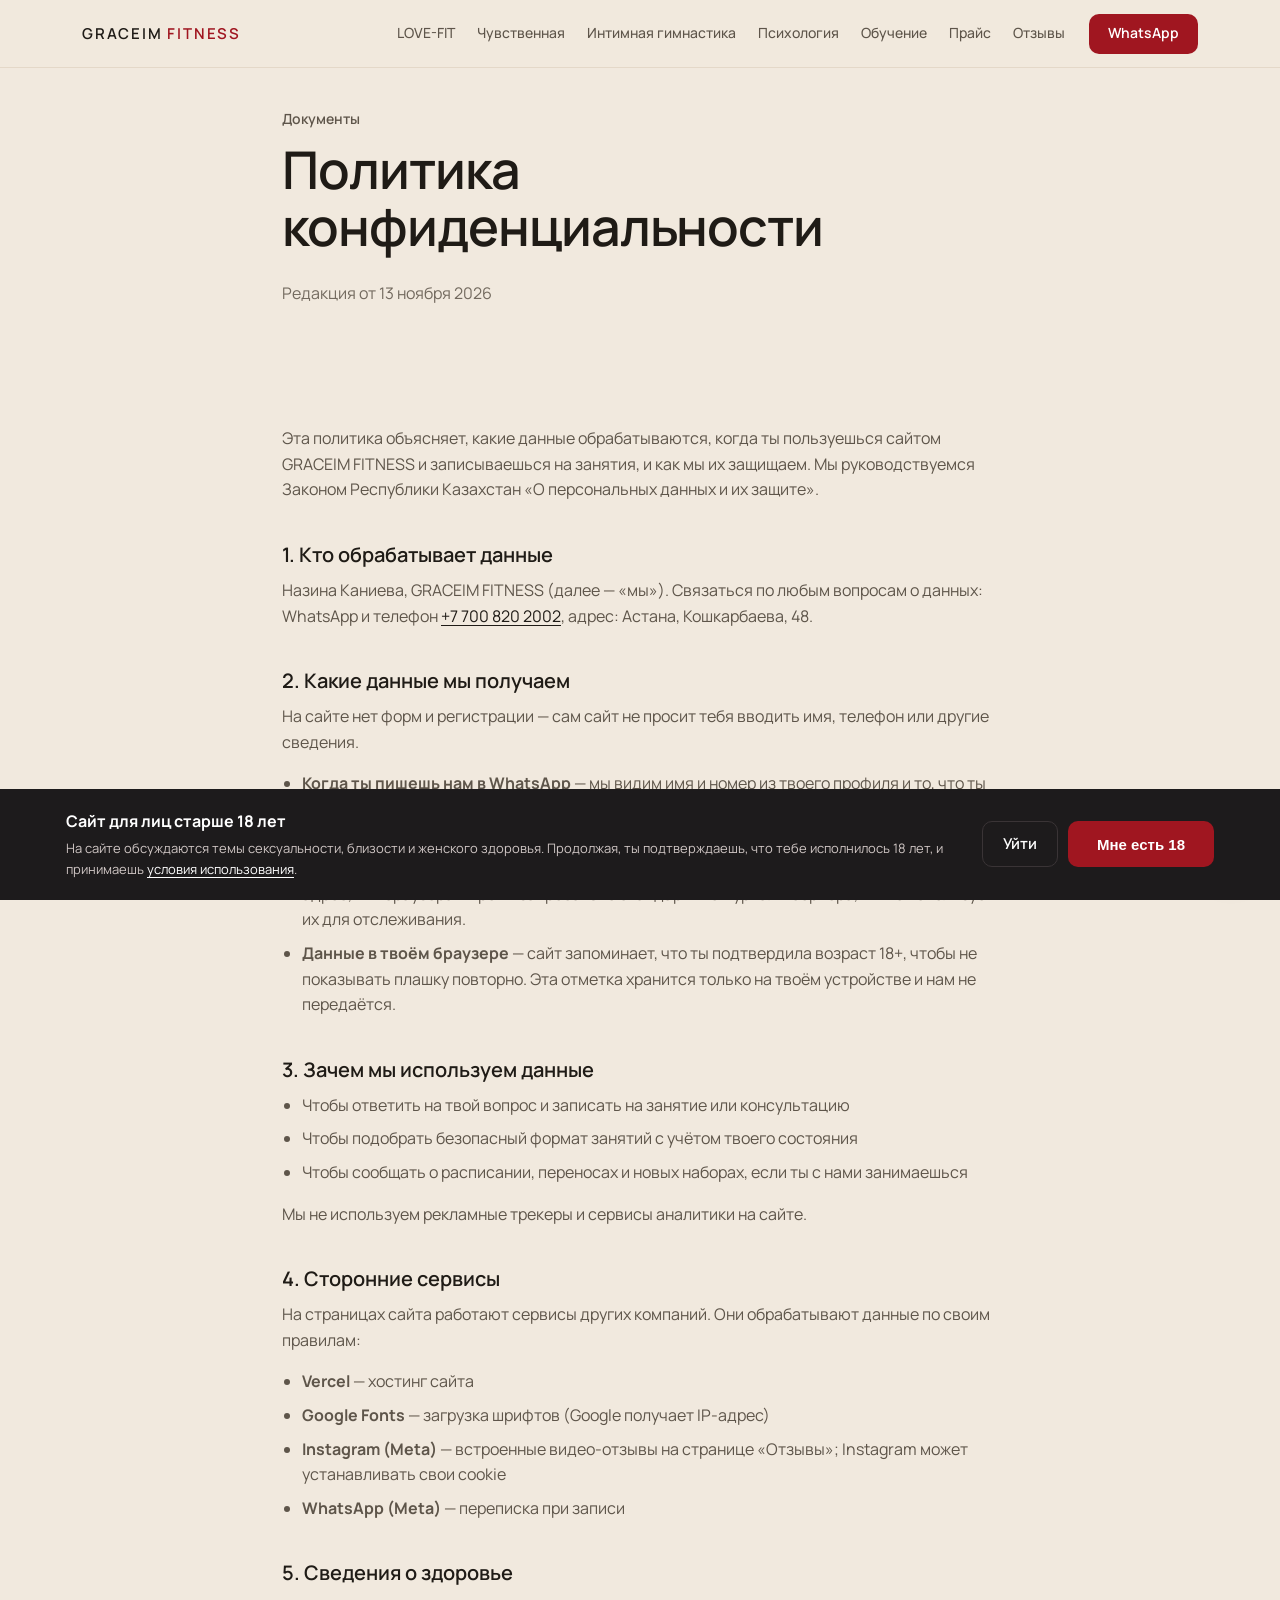
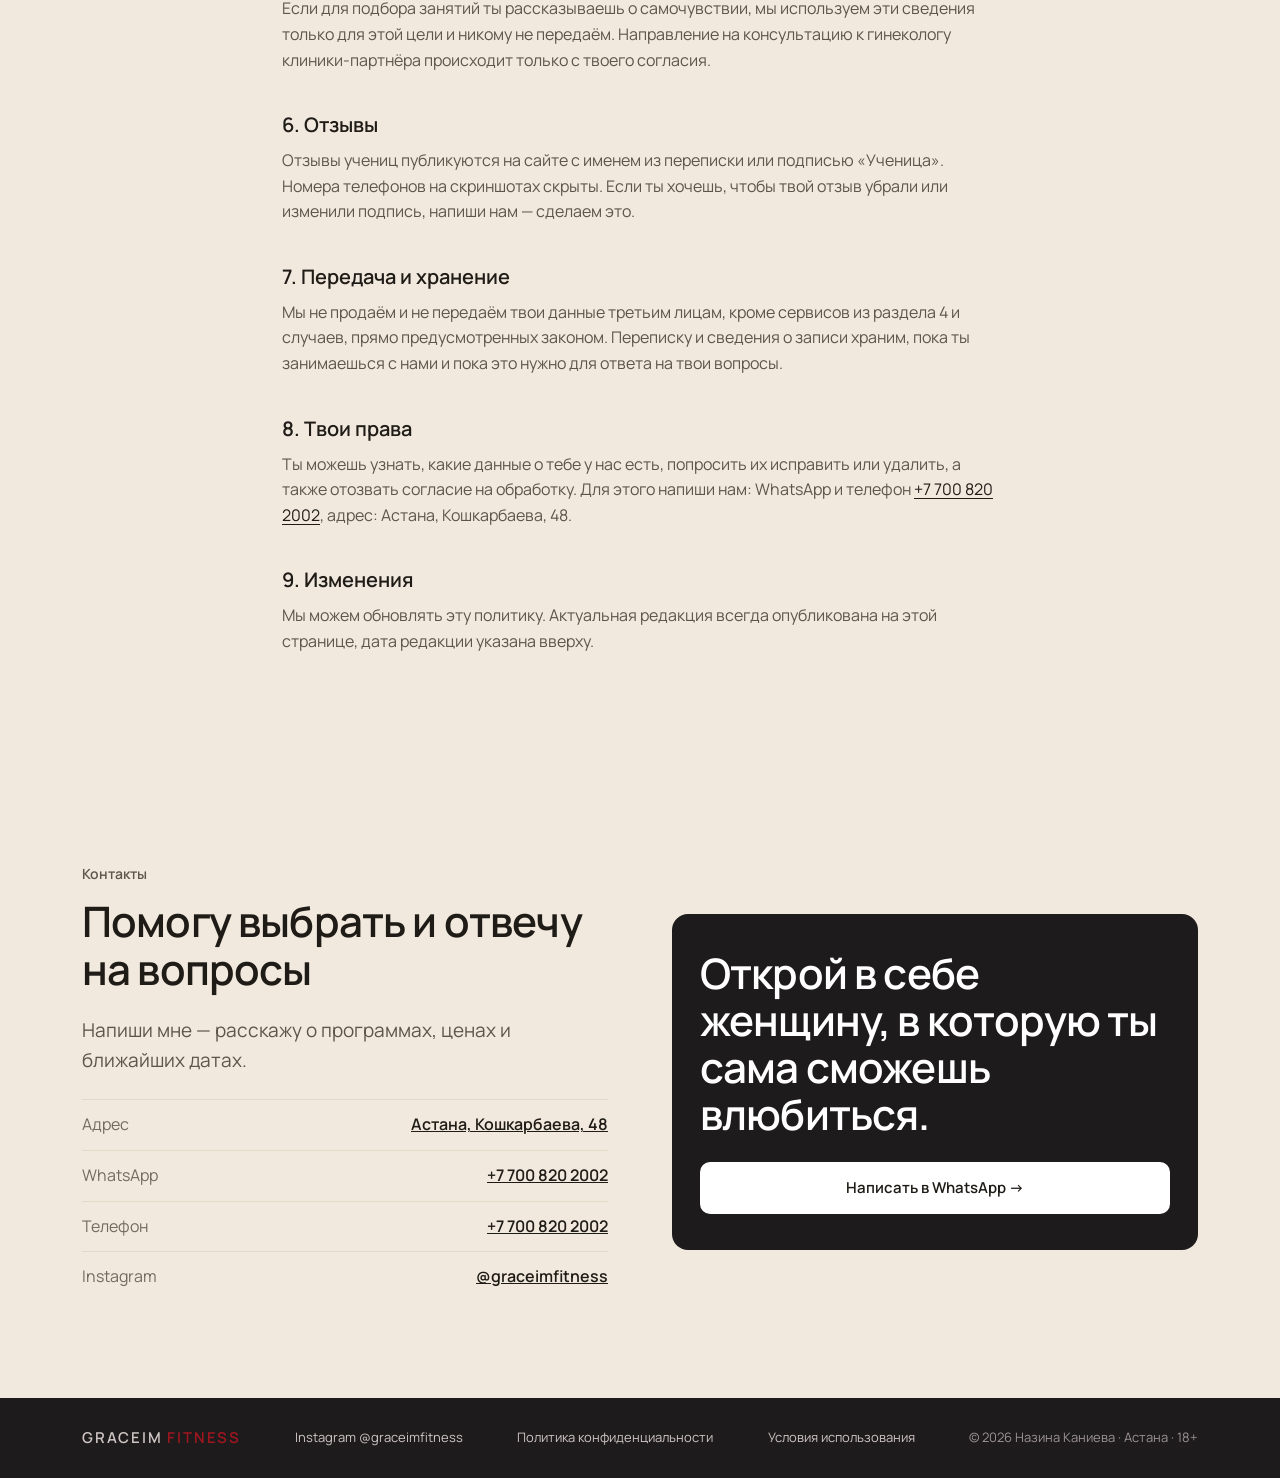
<file: privacy.html>
<!doctype html>
<html lang="ru">
<head>
  <meta charset="utf-8">
  <meta name="viewport" content="width=device-width, initial-scale=1, viewport-fit=cover">
  <title>Политика конфиденциальности · GRACEIM FITNESS</title>
  <meta name="description" content="Как GRACEIM FITNESS обрабатывает персональные данные посетителей сайта и клиенток.">
  <link rel="canonical" href="https://graceimfitness.vercel.app/privacy.html">
  <meta property="og:url" content="https://graceimfitness.vercel.app/privacy.html">
  <meta property="og:title" content="Политика конфиденциальности · GRACEIM FITNESS">
  <meta property="og:description" content="Как GRACEIM FITNESS обрабатывает персональные данные посетителей сайта и клиенток.">
  <meta property="og:type" content="website">
  <meta property="og:locale" content="ru_RU">
  <meta property="og:site_name" content="GRACEIM FITNESS">
  <meta property="og:image" content="https://graceimfitness.vercel.app/assets/og-image.jpg">
  <meta property="og:image:width" content="1200">
  <meta property="og:image:height" content="630">
  <meta name="twitter:card" content="summary_large_image">
  <link rel="icon" href="/favicon.ico" sizes="any">
  <link rel="icon" href="/assets/icons/favicon-32.png" type="image/png" sizes="32x32">
  <link rel="apple-touch-icon" href="/assets/icons/apple-touch-icon.png">
  <link rel="manifest" href="/site.webmanifest">
  <meta name="theme-color" content="#f1e9de">
  <link rel="preconnect" href="https://fonts.googleapis.com">
  <link rel="preconnect" href="https://fonts.gstatic.com" crossorigin>
  <link href="https://fonts.googleapis.com/css2?family=Manrope:wght@400;500;600&display=swap" rel="stylesheet">
  <link rel="stylesheet" href="styles.css?v=12">
</head>
<body>

<header class="header">
  <div class="container header__inner">
    <a href="index.html" class="logo">GRACEIM <span>FITNESS</span></a>
    <nav class="nav" id="nav">
      <a href="lovefit.html">LOVE-FIT</a>
      <a href="chuvstvennaya.html">Чувственная</a>
      <a href="intimate.html">Интимная гимнастика</a>
      <a href="psychology.html">Психология</a>
      <a href="training.html">Обучение</a>
      <a href="prices.html">Прайс</a>
      <a href="reviews.html">Отзывы</a>
    </nav>
    <a class="btn btn--small btn--red header__cta" data-wa="Здравствуйте, Назина! Хочу узнать подробнее об услугах GRACEIM FITNESS">WhatsApp</a>
    <button class="burger" id="burger" aria-label="Открыть меню" aria-expanded="false"><span></span><span></span></button>
  </div>
</header>

<main>

<section class="page-hero page-hero--plain">
  <div class="container narrow">
    <p class="eyebrow">Документы</p>
    <h1 class="page-hero__title">Политика конфиденциальности</h1>
    <p class="muted">Редакция от 13 ноября 2026</p>
  </div>
</section>
<section class="section section--tight">
  <div class="container narrow legal">
    <p>Эта политика объясняет, какие данные обрабатываются, когда ты пользуешься сайтом GRACEIM FITNESS и записываешься на занятия, и как мы их защищаем. Мы руководствуемся Законом Республики Казахстан «О персональных данных и их защите».</p>
<h2>1. Кто обрабатывает данные</h2>
<p>Назина Каниева, GRACEIM FITNESS (далее — «мы»). Связаться по любым вопросам о данных: WhatsApp и телефон <a data-wa="Здравствуйте, Назина! Вопрос по персональным данным" data-wa-label>+7 700 820 2002</a>, адрес: Астана, Кошкарбаева, 48.</p>
<h2>2. Какие данные мы получаем</h2>
<p>На сайте нет форм и регистрации — сам сайт не просит тебя вводить имя, телефон или другие сведения.</p><ul><li><b>Когда ты пишешь нам в WhatsApp</b> — мы видим имя и номер из твоего профиля и то, что ты сама сообщаешь в переписке: выбранную программу, удобное время, при необходимости — информацию о самочувствии.</li><li><b>Технические данные</b> — при открытии сайта хостинг (Vercel) автоматически фиксирует IP-адрес, тип браузера и время запроса. Это стандартные журналы сервера, мы не используем их для отслеживания.</li><li><b>Данные в твоём браузере</b> — сайт запоминает, что ты подтвердила возраст 18+, чтобы не показывать плашку повторно. Эта отметка хранится только на твоём устройстве и нам не передаётся.</li></ul>
<h2>3. Зачем мы используем данные</h2>
<ul><li>Чтобы ответить на твой вопрос и записать на занятие или консультацию</li><li>Чтобы подобрать безопасный формат занятий с учётом твоего состояния</li><li>Чтобы сообщать о расписании, переносах и новых наборах, если ты с нами занимаешься</li></ul><p>Мы не используем рекламные трекеры и сервисы аналитики на сайте.</p>
<h2>4. Сторонние сервисы</h2>
<p>На страницах сайта работают сервисы других компаний. Они обрабатывают данные по своим правилам:</p><ul><li><b>Vercel</b> — хостинг сайта</li><li><b>Google Fonts</b> — загрузка шрифтов (Google получает IP-адрес)</li><li><b>Instagram (Meta)</b> — встроенные видео-отзывы на странице «Отзывы»; Instagram может устанавливать свои cookie</li><li><b>WhatsApp (Meta)</b> — переписка при записи</li></ul>
<h2>5. Сведения о здоровье</h2>
<p>Если для подбора занятий ты рассказываешь о самочувствии, мы используем эти сведения только для этой цели и никому не передаём. Направление на консультацию к гинекологу клиники-партнёра происходит только с твоего согласия.</p>
<h2>6. Отзывы</h2>
<p>Отзывы учениц публикуются на сайте с именем из переписки или подписью «Ученица». Номера телефонов на скриншотах скрыты. Если ты хочешь, чтобы твой отзыв убрали или изменили подпись, напиши нам — сделаем это.</p>
<h2>7. Передача и хранение</h2>
<p>Мы не продаём и не передаём твои данные третьим лицам, кроме сервисов из раздела 4 и случаев, прямо предусмотренных законом. Переписку и сведения о записи храним, пока ты занимаешься с нами и пока это нужно для ответа на твои вопросы.</p>
<h2>8. Твои права</h2>
<p>Ты можешь узнать, какие данные о тебе у нас есть, попросить их исправить или удалить, а также отозвать согласие на обработку. Для этого напиши нам: WhatsApp и телефон <a data-wa="Здравствуйте, Назина! Вопрос по персональным данным" data-wa-label>+7 700 820 2002</a>, адрес: Астана, Кошкарбаева, 48.</p>
<h2>9. Изменения</h2>
<p>Мы можем обновлять эту политику. Актуальная редакция всегда опубликована на этой странице, дата редакции указана вверху.</p>
  </div>
</section>

<!-- Контакты -->
<section class="section" id="contacts">
  <div class="container contacts">
    <div>
      <p class="eyebrow">Контакты</p>
      <h2 class="h2">Помогу выбрать и отвечу на вопросы</h2>
      <p class="lead">Напиши мне — расскажу о программах, ценах и ближайших датах.</p>
      <ul class="contact-list">
        <li><span>Адрес</span><a href="https://2gis.kz/astana/search/%D0%9A%D0%BE%D1%88%D0%BA%D0%B0%D1%80%D0%B1%D0%B0%D0%B5%D0%B2%D0%B0%2048" target="_blank" rel="noopener">Астана, Кошкарбаева, 48</a></li>
        <li><span>WhatsApp</span><a data-wa="Здравствуйте, Назина!" data-wa-label>Написать</a></li>
        <li><span>Телефон</span><a href="#" data-phone>Позвонить</a></li>
        <li><span>Instagram</span><a href="#" data-ig target="_blank" rel="noopener">@graceimfitness</a></li>
      </ul>
    </div>
    <div class="cta-box">
      <p class="display display--sm">Открой в себе женщину, в которую ты сама сможешь влюбиться.</p>
      <a class="btn btn--light btn--block" data-wa="Здравствуйте, Назина! Хочу записаться">Написать в WhatsApp →</a>
    </div>
  </div>
</section>

</main>

<footer class="footer">
  <div class="container footer__inner">
    <a href="index.html" class="logo logo--light">GRACEIM <span>FITNESS</span></a>
    <a href="#" data-ig target="_blank" rel="noopener">Instagram @graceimfitness</a>
    <a href="privacy.html">Политика конфиденциальности</a>
    <a href="terms.html">Условия использования</a>
    <span>© <span data-year></span> Назина Каниева · Астана · 18+</span>
  </div>
</footer>

<div class="sticky-bar" id="stickyBar">
  <div class="sticky-bar__text"><b>GRACEIM FITNESS</b>Подберу программу в WhatsApp</div>
  <a href="prices.html" class="btn btn--line">Прайс</a>
  <a class="btn btn--red" data-wa="Здравствуйте, Назина! Хочу узнать подробнее об услугах">Написать</a>
</div>

<a class="wa-float" data-wa="Здравствуйте, Назина! Хочу узнать подробнее об услугах" aria-label="Написать в WhatsApp">
  <svg viewBox="0 0 24 24" width="28" height="28" aria-hidden="true"><path fill="currentColor" d="M12 2a10 10 0 0 0-8.6 15.1L2 22l5-1.3A10 10 0 1 0 12 2Zm0 18.2c-1.5 0-3-.4-4.3-1.2l-.3-.2-3 .8.8-2.9-.2-.3A8.2 8.2 0 1 1 12 20.2Zm4.5-6.1c-.2-.1-1.5-.7-1.7-.8-.2-.1-.4-.1-.6.1l-.8 1c-.1.2-.3.2-.5.1a6.7 6.7 0 0 1-3.3-2.9c-.3-.4.2-.4.7-1.3.1-.2 0-.3 0-.4l-.8-1.8c-.2-.5-.4-.4-.6-.4h-.5a1 1 0 0 0-.7.3 3 3 0 0 0-.9 2.2c0 1.3.9 2.5 1 2.7.2.2 1.8 2.8 4.4 3.9 1.6.7 2.3.8 3.1.6.5-.1 1.5-.6 1.7-1.2.2-.6.2-1.1.2-1.2-.1-.1-.3-.2-.5-.3Z"/></svg>
</a>

<dialog class="shot" id="shot" aria-label="Скриншот отзыва">
  <button type="button" class="shot__close" id="shotClose" aria-label="Закрыть">✕</button>
  <div class="shot__imgs" id="shotImgs"></div>
</dialog>

<div class="age" id="age" hidden>
  <div class="age__inner">
    <div>
      <b>Сайт для лиц старше 18 лет</b>
      <p>На сайте обсуждаются темы сексуальности, близости и женского здоровья. Продолжая, ты подтверждаешь, что тебе исполнилось 18 лет, и принимаешь <a href="terms.html">условия использования</a>.</p>
    </div>
    <div class="age__actions">
      <a class="btn btn--line btn--line-light" href="https://www.google.com">Уйти</a>
      <button class="btn btn--red" id="ageOk" type="button">Мне есть 18</button>
    </div>
  </div>
</div>

<script src="reviews.js?v=12"></script>
<script src="script.js?v=12"></script>
</body>
</html>
</file>
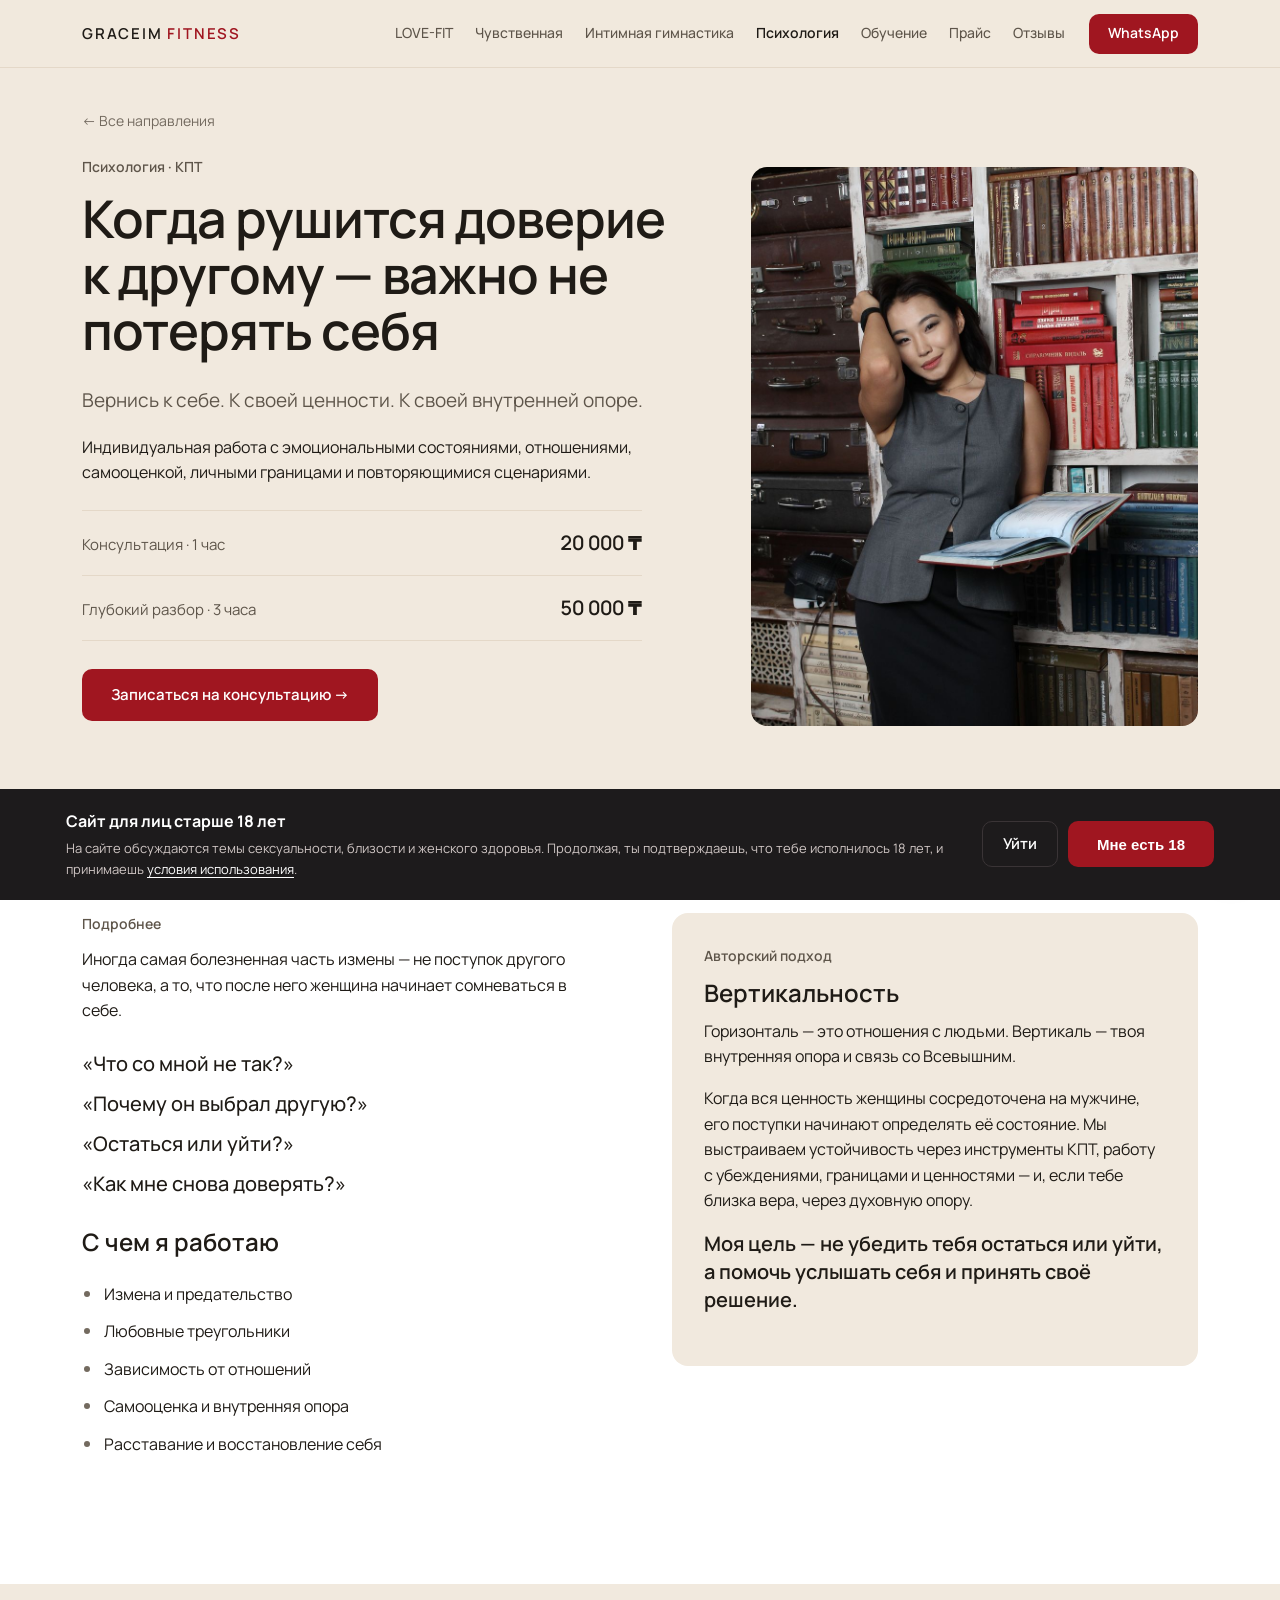
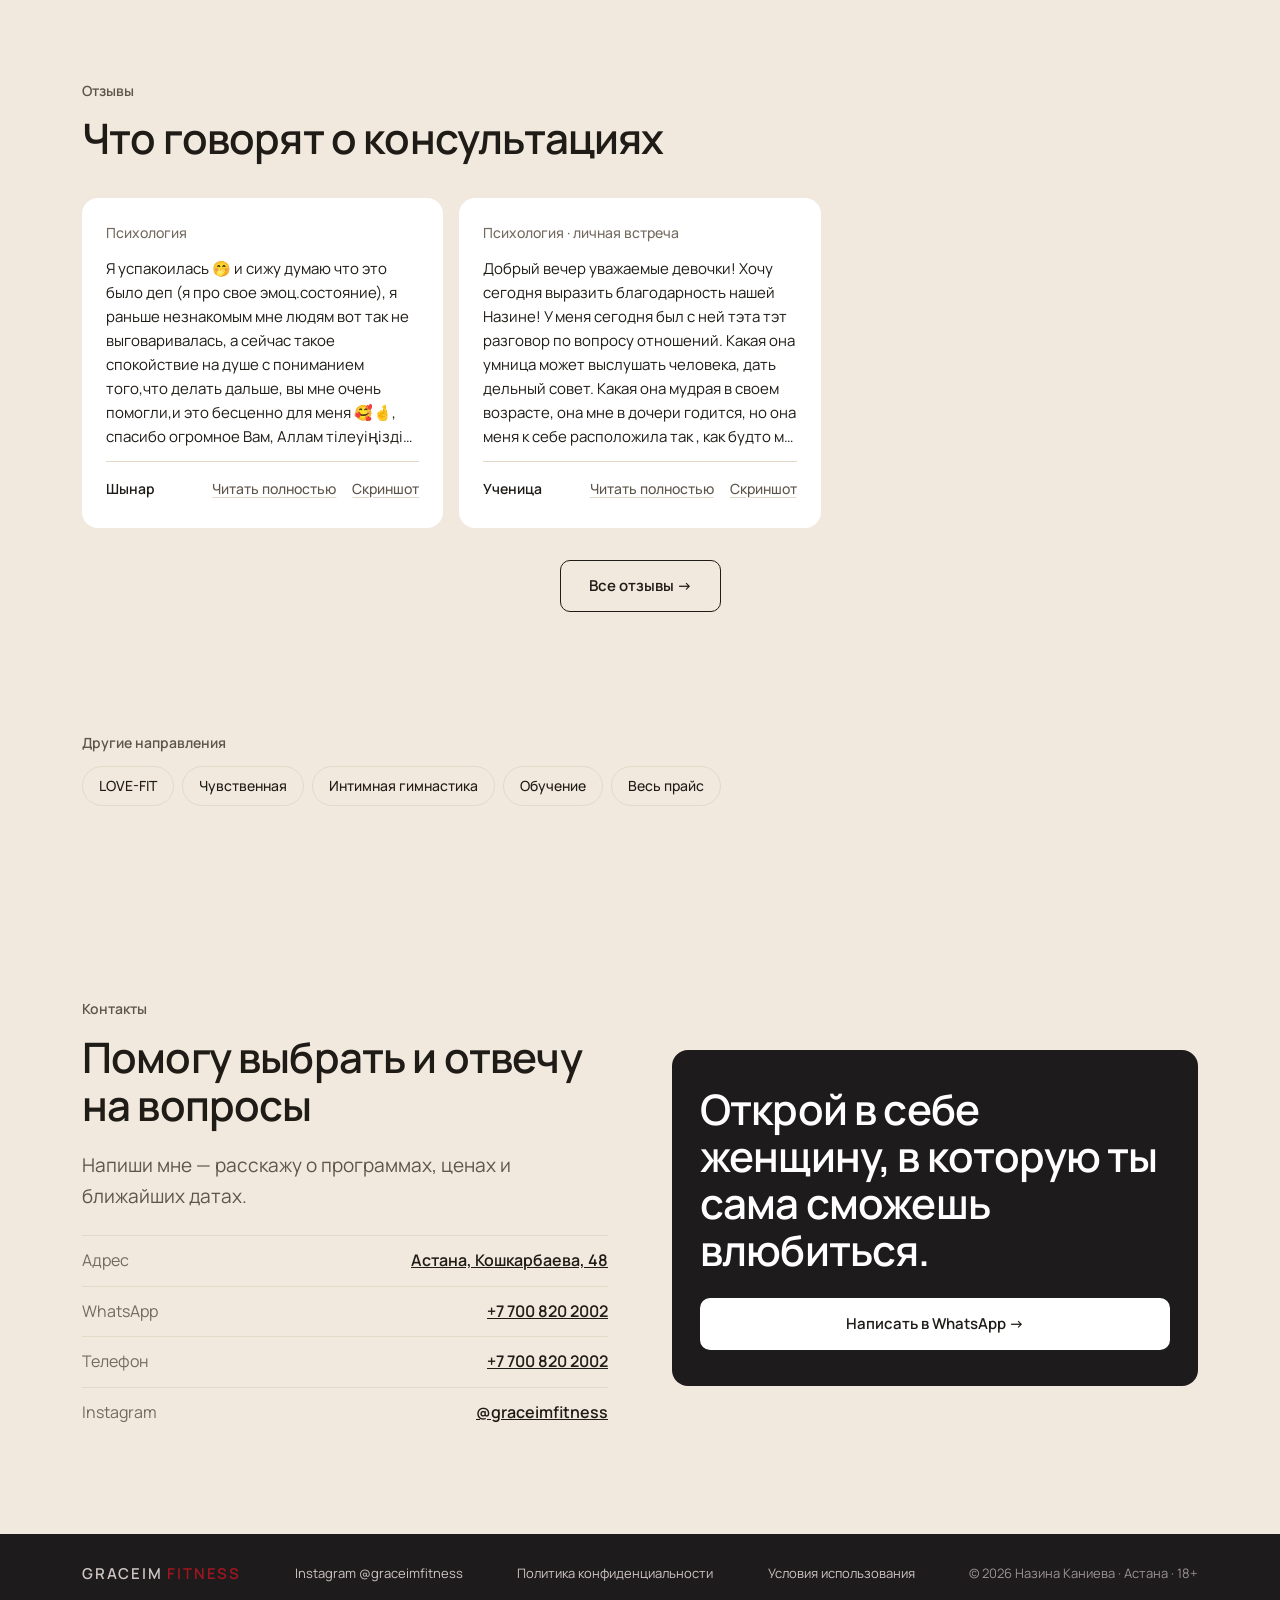
<file: psychology.html>
<!doctype html>
<html lang="ru">
<head>
  <meta charset="utf-8">
  <meta name="viewport" content="width=device-width, initial-scale=1, viewport-fit=cover">
  <title>Психология · Назина Каниева · GRACEIM FITNESS</title>
  <meta name="description" content="Консультации КПТ-психолога в Астане: измена, любовные треугольники, зависимость от отношений, самооценка и внутренняя опора.">
  <link rel="canonical" href="https://graceimfitness.vercel.app/psychology.html">
  <meta property="og:url" content="https://graceimfitness.vercel.app/psychology.html">
  <meta property="og:title" content="Психология · Назина Каниева · GRACEIM FITNESS">
  <meta property="og:description" content="Консультации КПТ-психолога в Астане: измена, любовные треугольники, зависимость от отношений, самооценка и внутренняя опора.">
  <meta property="og:type" content="website">
  <meta property="og:locale" content="ru_RU">
  <meta property="og:site_name" content="GRACEIM FITNESS">
  <meta property="og:image" content="https://graceimfitness.vercel.app/assets/og-image.jpg">
  <meta property="og:image:width" content="1200">
  <meta property="og:image:height" content="630">
  <meta name="twitter:card" content="summary_large_image">
  <link rel="icon" href="/favicon.ico" sizes="any">
  <link rel="icon" href="/assets/icons/favicon-32.png" type="image/png" sizes="32x32">
  <link rel="apple-touch-icon" href="/assets/icons/apple-touch-icon.png">
  <link rel="manifest" href="/site.webmanifest">
  <meta name="theme-color" content="#f1e9de">
  <link rel="preconnect" href="https://fonts.googleapis.com">
  <link rel="preconnect" href="https://fonts.gstatic.com" crossorigin>
  <link href="https://fonts.googleapis.com/css2?family=Manrope:wght@400;500;600&display=swap" rel="stylesheet">
  <link rel="stylesheet" href="styles.css?v=12">
</head>
<body>

<header class="header">
  <div class="container header__inner">
    <a href="index.html" class="logo">GRACEIM <span>FITNESS</span></a>
    <nav class="nav" id="nav">
      <a href="lovefit.html">LOVE-FIT</a>
      <a href="chuvstvennaya.html">Чувственная</a>
      <a href="intimate.html">Интимная гимнастика</a>
      <a href="psychology.html" aria-current="page">Психология</a>
      <a href="training.html">Обучение</a>
      <a href="prices.html">Прайс</a>
      <a href="reviews.html">Отзывы</a>
    </nav>
    <a class="btn btn--small btn--red header__cta" data-wa="Здравствуйте, Назина! Хочу узнать подробнее об услугах GRACEIM FITNESS">WhatsApp</a>
    <button class="burger" id="burger" aria-label="Открыть меню" aria-expanded="false"><span></span><span></span></button>
  </div>
</header>

<main>

<section class="page-hero">
  <div class="container">
    <a class="crumb" href="index.html#directions">← Все направления</a>
    <div class="page-hero__grid">
      <div>
        <p class="eyebrow">Психология · КПТ</p>
        <h1 class="page-hero__title">Когда рушится доверие к другому — важно не потерять себя</h1>
        <p class="lead">Вернись к себе. К своей ценности. К своей внутренней опоре.</p>
        <p>Индивидуальная работа с эмоциональными состояниями, отношениями, самооценкой, личными границами и повторяющимися сценариями.</p>
        <dl class="price-table ">
  <div><dt>Консультация · 1 час</dt><dd>20 000 ₸</dd></div>
  <div><dt>Глубокий разбор · 3 часа</dt><dd>50 000 ₸</dd></div>
</dl>
        <div class="hero__actions"><a class="btn btn--red" data-wa="Здравствуйте, Назина! Хочу записаться на психологическую консультацию">Записаться на консультацию →</a></div>
      </div>
      <div class="ph page-hero__photo" data-label="Фото · Психология"><img src="assets/photos/psychology.jpg" alt="" loading="lazy" onerror="this.remove()"></div>
    </div>
  </div>
</section>

<section class="section section--panel">
  <div class="container split">
    <div>
      <p class="eyebrow">Подробнее</p>
      <p>Иногда самая болезненная часть измены — не поступок другого человека, а то, что после него женщина начинает сомневаться в себе.</p>
      <ul class="voices">
        <li>«Что со мной не так?»</li>
        <li>«Почему он выбрал другую?»</li>
        <li>«Остаться или уйти?»</li>
        <li>«Как мне снова доверять?»</li>
      </ul>
      <h3 class="h3">С чем я работаю</h3>
      <ul class="dots">
        <li>Измена и предательство</li>
        <li>Любовные треугольники</li>
        <li>Зависимость от отношений</li>
        <li>Самооценка и внутренняя опора</li>
        <li>Расставание и восстановление себя</li>
      </ul>
    </div>
    <div class="vertical vertical--cream">
      <p class="eyebrow">Авторский подход</p>
      <h3 class="h3">Вертикальность</h3>
      <p>Горизонталь — это отношения с людьми. Вертикаль — твоя внутренняя опора и связь со Всевышним.</p>
      <p>Когда вся ценность женщины сосредоточена на мужчине, его поступки начинают определять её состояние. Мы выстраиваем устойчивость через инструменты КПТ, работу с убеждениями, границами и ценностями — и, если тебе близка вера, через духовную опору.</p>
      <p class="accent-line">Моя цель — не убедить тебя остаться или уйти, а помочь услышать себя и принять своё решение.</p>
    </div>
  </div>
</section>

<section class="section">
  <div class="container">
    <div class="section-head">
      <p class="eyebrow">Отзывы</p>
      <h2 class="h2">Что говорят о консультациях</h2>
    </div>
    <div class="reviews" data-reviews data-type="psy" data-limit="3"></div>
    <div class="center"><a class="btn btn--ghost" href="reviews.html">Все отзывы →</a></div>
  </div>
</section>

<section class="section section--tight">
  <div class="container">
    <p class="eyebrow">Другие направления</p>
    <div class="other-dirs"><a class="chip-link" href="lovefit.html">LOVE-FIT</a><a class="chip-link" href="chuvstvennaya.html">Чувственная</a><a class="chip-link" href="intimate.html">Интимная гимнастика</a><a class="chip-link" href="training.html">Обучение</a><a class="chip-link" href="prices.html">Весь прайс</a></div>
  </div>
</section>


<!-- Контакты -->
<section class="section" id="contacts">
  <div class="container contacts">
    <div>
      <p class="eyebrow">Контакты</p>
      <h2 class="h2">Помогу выбрать и отвечу на вопросы</h2>
      <p class="lead">Напиши мне — расскажу о программах, ценах и ближайших датах.</p>
      <ul class="contact-list">
        <li><span>Адрес</span><a href="https://2gis.kz/astana/search/%D0%9A%D0%BE%D1%88%D0%BA%D0%B0%D1%80%D0%B1%D0%B0%D0%B5%D0%B2%D0%B0%2048" target="_blank" rel="noopener">Астана, Кошкарбаева, 48</a></li>
        <li><span>WhatsApp</span><a data-wa="Здравствуйте, Назина!" data-wa-label>Написать</a></li>
        <li><span>Телефон</span><a href="#" data-phone>Позвонить</a></li>
        <li><span>Instagram</span><a href="#" data-ig target="_blank" rel="noopener">@graceimfitness</a></li>
      </ul>
    </div>
    <div class="cta-box">
      <p class="display display--sm">Открой в себе женщину, в которую ты сама сможешь влюбиться.</p>
      <a class="btn btn--light btn--block" data-wa="Здравствуйте, Назина! Хочу записаться">Написать в WhatsApp →</a>
    </div>
  </div>
</section>

</main>

<footer class="footer">
  <div class="container footer__inner">
    <a href="index.html" class="logo logo--light">GRACEIM <span>FITNESS</span></a>
    <a href="#" data-ig target="_blank" rel="noopener">Instagram @graceimfitness</a>
    <a href="privacy.html">Политика конфиденциальности</a>
    <a href="terms.html">Условия использования</a>
    <span>© <span data-year></span> Назина Каниева · Астана · 18+</span>
  </div>
</footer>

<div class="sticky-bar" id="stickyBar">
  <div class="sticky-bar__text"><b>GRACEIM FITNESS</b>Подберу программу в WhatsApp</div>
  <a href="prices.html" class="btn btn--line">Прайс</a>
  <a class="btn btn--red" data-wa="Здравствуйте, Назина! Хочу узнать подробнее об услугах">Написать</a>
</div>

<a class="wa-float" data-wa="Здравствуйте, Назина! Хочу узнать подробнее об услугах" aria-label="Написать в WhatsApp">
  <svg viewBox="0 0 24 24" width="28" height="28" aria-hidden="true"><path fill="currentColor" d="M12 2a10 10 0 0 0-8.6 15.1L2 22l5-1.3A10 10 0 1 0 12 2Zm0 18.2c-1.5 0-3-.4-4.3-1.2l-.3-.2-3 .8.8-2.9-.2-.3A8.2 8.2 0 1 1 12 20.2Zm4.5-6.1c-.2-.1-1.5-.7-1.7-.8-.2-.1-.4-.1-.6.1l-.8 1c-.1.2-.3.2-.5.1a6.7 6.7 0 0 1-3.3-2.9c-.3-.4.2-.4.7-1.3.1-.2 0-.3 0-.4l-.8-1.8c-.2-.5-.4-.4-.6-.4h-.5a1 1 0 0 0-.7.3 3 3 0 0 0-.9 2.2c0 1.3.9 2.5 1 2.7.2.2 1.8 2.8 4.4 3.9 1.6.7 2.3.8 3.1.6.5-.1 1.5-.6 1.7-1.2.2-.6.2-1.1.2-1.2-.1-.1-.3-.2-.5-.3Z"/></svg>
</a>

<dialog class="shot" id="shot" aria-label="Скриншот отзыва">
  <button type="button" class="shot__close" id="shotClose" aria-label="Закрыть">✕</button>
  <div class="shot__imgs" id="shotImgs"></div>
</dialog>

<div class="age" id="age" hidden>
  <div class="age__inner">
    <div>
      <b>Сайт для лиц старше 18 лет</b>
      <p>На сайте обсуждаются темы сексуальности, близости и женского здоровья. Продолжая, ты подтверждаешь, что тебе исполнилось 18 лет, и принимаешь <a href="terms.html">условия использования</a>.</p>
    </div>
    <div class="age__actions">
      <a class="btn btn--line btn--line-light" href="https://www.google.com">Уйти</a>
      <button class="btn btn--red" id="ageOk" type="button">Мне есть 18</button>
    </div>
  </div>
</div>

<script src="reviews.js?v=12"></script>
<script src="script.js?v=12"></script>
</body>
</html>
</file>
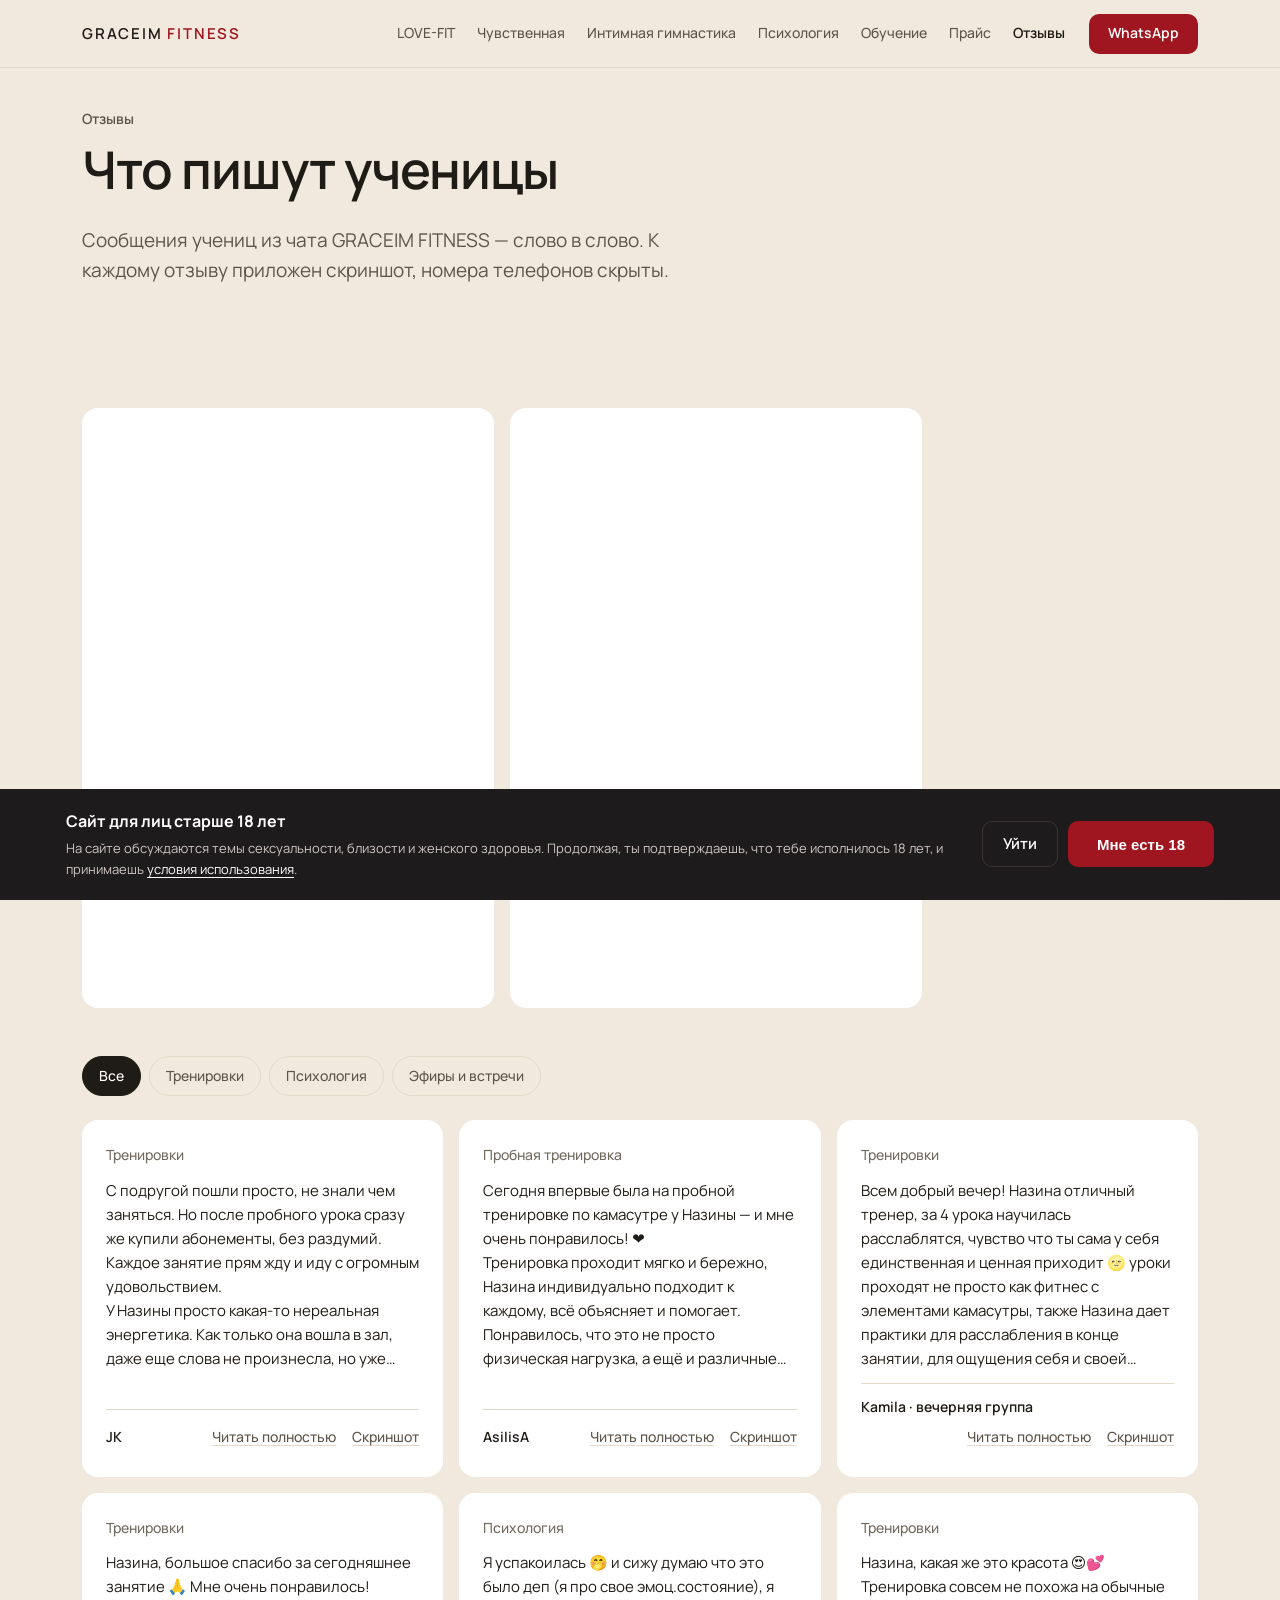
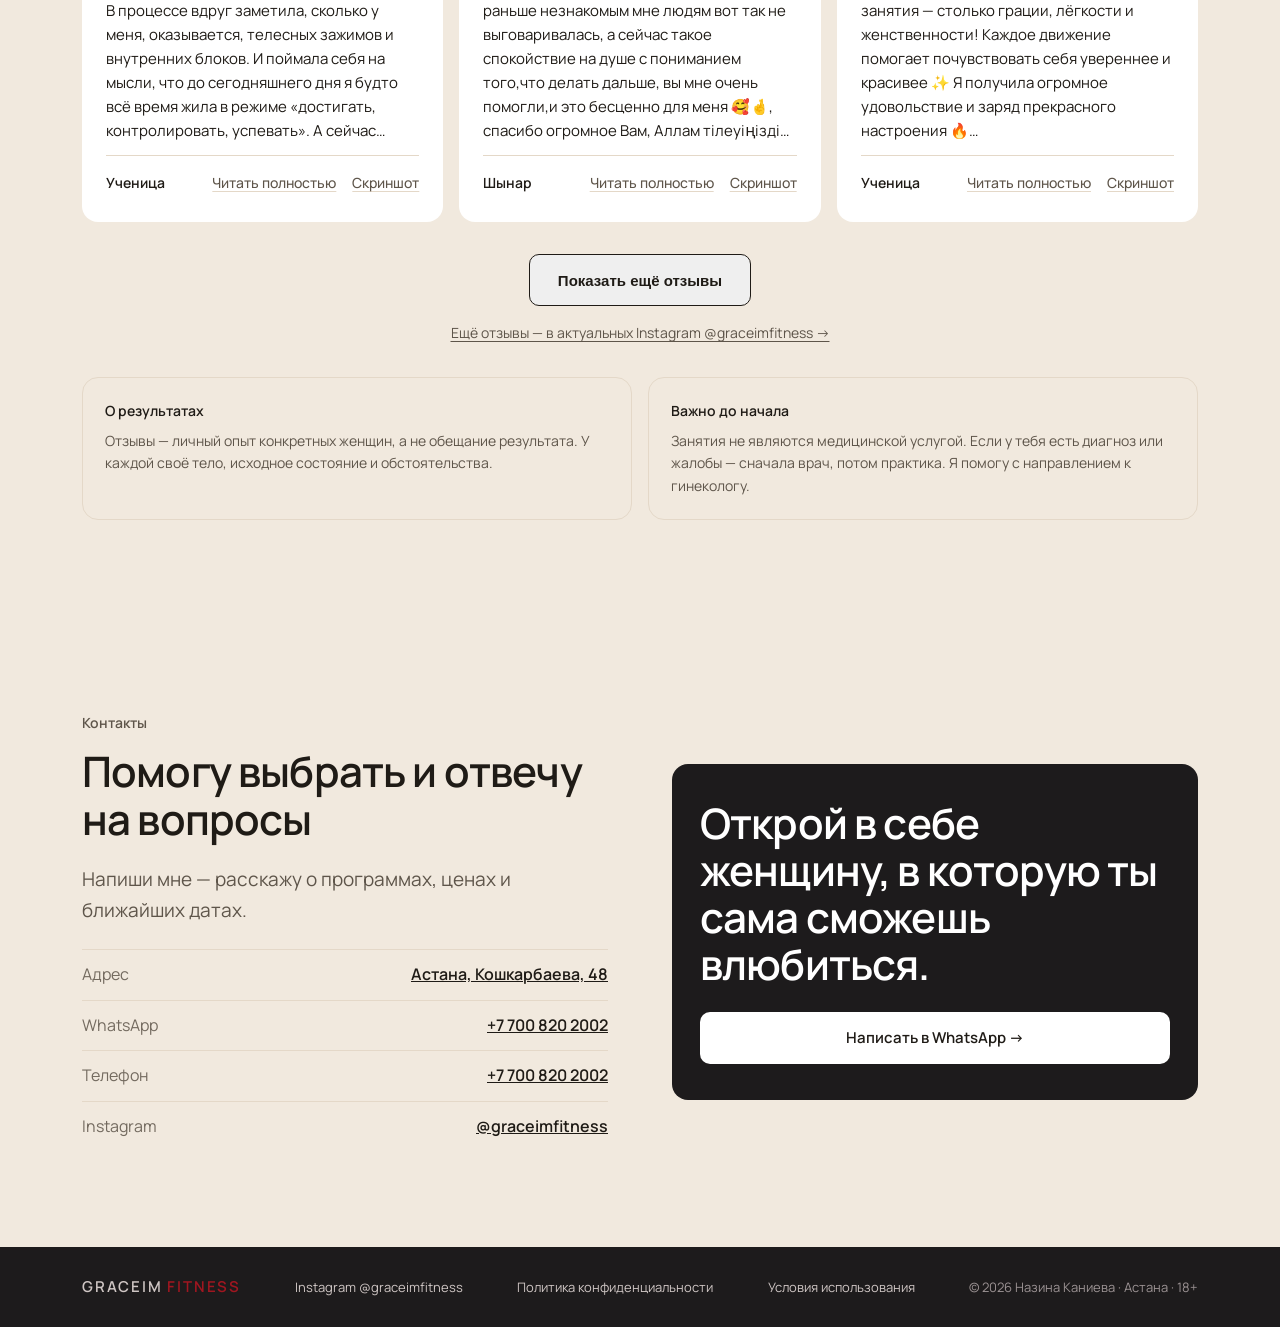
<file: reviews.html>
<!doctype html>
<html lang="ru">
<head>
  <meta charset="utf-8">
  <meta name="viewport" content="width=device-width, initial-scale=1, viewport-fit=cover">
  <title>Отзывы учениц · GRACEIM FITNESS</title>
  <meta name="description" content="Отзывы учениц GRACEIM FITNESS о тренировках, консультациях и встречах с Назиной Каниевой — слово в слово, со скриншотами.">
  <link rel="canonical" href="https://graceimfitness.vercel.app/reviews.html">
  <meta property="og:url" content="https://graceimfitness.vercel.app/reviews.html">
  <meta property="og:title" content="Отзывы учениц · GRACEIM FITNESS">
  <meta property="og:description" content="Отзывы учениц GRACEIM FITNESS о тренировках, консультациях и встречах с Назиной Каниевой — слово в слово, со скриншотами.">
  <meta property="og:type" content="website">
  <meta property="og:locale" content="ru_RU">
  <meta property="og:site_name" content="GRACEIM FITNESS">
  <meta property="og:image" content="https://graceimfitness.vercel.app/assets/og-image.jpg">
  <meta property="og:image:width" content="1200">
  <meta property="og:image:height" content="630">
  <meta name="twitter:card" content="summary_large_image">
  <link rel="icon" href="/favicon.ico" sizes="any">
  <link rel="icon" href="/assets/icons/favicon-32.png" type="image/png" sizes="32x32">
  <link rel="apple-touch-icon" href="/assets/icons/apple-touch-icon.png">
  <link rel="manifest" href="/site.webmanifest">
  <meta name="theme-color" content="#f1e9de">
  <link rel="preconnect" href="https://fonts.googleapis.com">
  <link rel="preconnect" href="https://fonts.gstatic.com" crossorigin>
  <link href="https://fonts.googleapis.com/css2?family=Manrope:wght@400;500;600&display=swap" rel="stylesheet">
  <link rel="stylesheet" href="styles.css?v=12">
</head>
<body>

<header class="header">
  <div class="container header__inner">
    <a href="index.html" class="logo">GRACEIM <span>FITNESS</span></a>
    <nav class="nav" id="nav">
      <a href="lovefit.html">LOVE-FIT</a>
      <a href="chuvstvennaya.html">Чувственная</a>
      <a href="intimate.html">Интимная гимнастика</a>
      <a href="psychology.html">Психология</a>
      <a href="training.html">Обучение</a>
      <a href="prices.html">Прайс</a>
      <a href="reviews.html" aria-current="page">Отзывы</a>
    </nav>
    <a class="btn btn--small btn--red header__cta" data-wa="Здравствуйте, Назина! Хочу узнать подробнее об услугах GRACEIM FITNESS">WhatsApp</a>
    <button class="burger" id="burger" aria-label="Открыть меню" aria-expanded="false"><span></span><span></span></button>
  </div>
</header>

<main>

<section class="page-hero page-hero--plain">
  <div class="container">
    <p class="eyebrow">Отзывы</p>
    <h1 class="page-hero__title">Что пишут ученицы</h1>
    <p class="lead">Сообщения учениц из чата GRACEIM FITNESS — слово в слово. К каждому отзыву приложен скриншот, номера телефонов скрыты.</p>
  </div>
</section>

<section class="section section--tight">
  <div class="container">
    <div class="cases">
      <figure class="case">
        <iframe src="https://www.instagram.com/reel/DahjMZWKXHp/embed/" title="Видео-отзыв ученицы в Instagram" loading="lazy" allowtransparency="true" allow="encrypted-media; picture-in-picture" scrolling="no"></iframe>
      </figure>
      <figure class="case">
        <iframe src="https://www.instagram.com/reel/DaNsSKMKrk4/embed/" title="Видео-отзыв ученицы в Instagram" loading="lazy" allowtransparency="true" allow="encrypted-media; picture-in-picture" scrolling="no"></iframe>
      </figure>
    </div>
    <div class="review-filters" data-reviews-filters role="group" aria-label="Отзывы по направлениям">
      <button type="button" class="chip-btn is-active" data-filter="all">Все</button>
      <button type="button" class="chip-btn" data-filter="train">Тренировки</button>
      <button type="button" class="chip-btn" data-filter="psy">Психология</button>
      <button type="button" class="chip-btn" data-filter="live">Эфиры и встречи</button>
    </div>
    <div class="reviews" data-reviews data-limit="6" data-step="6"></div>
    <div class="center">
      <button type="button" class="btn btn--ghost" data-reviews-more>Показать ещё отзывы</button>
      <p class="reviews-ig"><a href="#" data-ig-reviews target="_blank" rel="noopener">Ещё отзывы — в актуальных Instagram @graceimfitness →</a></p>
    </div>
    <div class="disclaimer">
      <div><b>О результатах</b><p>Отзывы — личный опыт конкретных женщин, а не обещание результата. У каждой своё тело, исходное состояние и обстоятельства.</p></div>
      <div><b>Важно до начала</b><p>Занятия не являются медицинской услугой. Если у тебя есть диагноз или жалобы — сначала врач, потом практика. Я помогу с направлением к гинекологу.</p></div>
    </div>
  </div>
</section>


<!-- Контакты -->
<section class="section" id="contacts">
  <div class="container contacts">
    <div>
      <p class="eyebrow">Контакты</p>
      <h2 class="h2">Помогу выбрать и отвечу на вопросы</h2>
      <p class="lead">Напиши мне — расскажу о программах, ценах и ближайших датах.</p>
      <ul class="contact-list">
        <li><span>Адрес</span><a href="https://2gis.kz/astana/search/%D0%9A%D0%BE%D1%88%D0%BA%D0%B0%D1%80%D0%B1%D0%B0%D0%B5%D0%B2%D0%B0%2048" target="_blank" rel="noopener">Астана, Кошкарбаева, 48</a></li>
        <li><span>WhatsApp</span><a data-wa="Здравствуйте, Назина!" data-wa-label>Написать</a></li>
        <li><span>Телефон</span><a href="#" data-phone>Позвонить</a></li>
        <li><span>Instagram</span><a href="#" data-ig target="_blank" rel="noopener">@graceimfitness</a></li>
      </ul>
    </div>
    <div class="cta-box">
      <p class="display display--sm">Открой в себе женщину, в которую ты сама сможешь влюбиться.</p>
      <a class="btn btn--light btn--block" data-wa="Здравствуйте, Назина! Хочу записаться">Написать в WhatsApp →</a>
    </div>
  </div>
</section>

</main>

<footer class="footer">
  <div class="container footer__inner">
    <a href="index.html" class="logo logo--light">GRACEIM <span>FITNESS</span></a>
    <a href="#" data-ig target="_blank" rel="noopener">Instagram @graceimfitness</a>
    <a href="privacy.html">Политика конфиденциальности</a>
    <a href="terms.html">Условия использования</a>
    <span>© <span data-year></span> Назина Каниева · Астана · 18+</span>
  </div>
</footer>

<div class="sticky-bar" id="stickyBar">
  <div class="sticky-bar__text"><b>GRACEIM FITNESS</b>Подберу программу в WhatsApp</div>
  <a href="prices.html" class="btn btn--line">Прайс</a>
  <a class="btn btn--red" data-wa="Здравствуйте, Назина! Хочу узнать подробнее об услугах">Написать</a>
</div>

<a class="wa-float" data-wa="Здравствуйте, Назина! Хочу узнать подробнее об услугах" aria-label="Написать в WhatsApp">
  <svg viewBox="0 0 24 24" width="28" height="28" aria-hidden="true"><path fill="currentColor" d="M12 2a10 10 0 0 0-8.6 15.1L2 22l5-1.3A10 10 0 1 0 12 2Zm0 18.2c-1.5 0-3-.4-4.3-1.2l-.3-.2-3 .8.8-2.9-.2-.3A8.2 8.2 0 1 1 12 20.2Zm4.5-6.1c-.2-.1-1.5-.7-1.7-.8-.2-.1-.4-.1-.6.1l-.8 1c-.1.2-.3.2-.5.1a6.7 6.7 0 0 1-3.3-2.9c-.3-.4.2-.4.7-1.3.1-.2 0-.3 0-.4l-.8-1.8c-.2-.5-.4-.4-.6-.4h-.5a1 1 0 0 0-.7.3 3 3 0 0 0-.9 2.2c0 1.3.9 2.5 1 2.7.2.2 1.8 2.8 4.4 3.9 1.6.7 2.3.8 3.1.6.5-.1 1.5-.6 1.7-1.2.2-.6.2-1.1.2-1.2-.1-.1-.3-.2-.5-.3Z"/></svg>
</a>

<dialog class="shot" id="shot" aria-label="Скриншот отзыва">
  <button type="button" class="shot__close" id="shotClose" aria-label="Закрыть">✕</button>
  <div class="shot__imgs" id="shotImgs"></div>
</dialog>

<div class="age" id="age" hidden>
  <div class="age__inner">
    <div>
      <b>Сайт для лиц старше 18 лет</b>
      <p>На сайте обсуждаются темы сексуальности, близости и женского здоровья. Продолжая, ты подтверждаешь, что тебе исполнилось 18 лет, и принимаешь <a href="terms.html">условия использования</a>.</p>
    </div>
    <div class="age__actions">
      <a class="btn btn--line btn--line-light" href="https://www.google.com">Уйти</a>
      <button class="btn btn--red" id="ageOk" type="button">Мне есть 18</button>
    </div>
  </div>
</div>

<script src="reviews.js?v=12"></script>
<script src="script.js?v=12"></script>
</body>
</html>
</file>
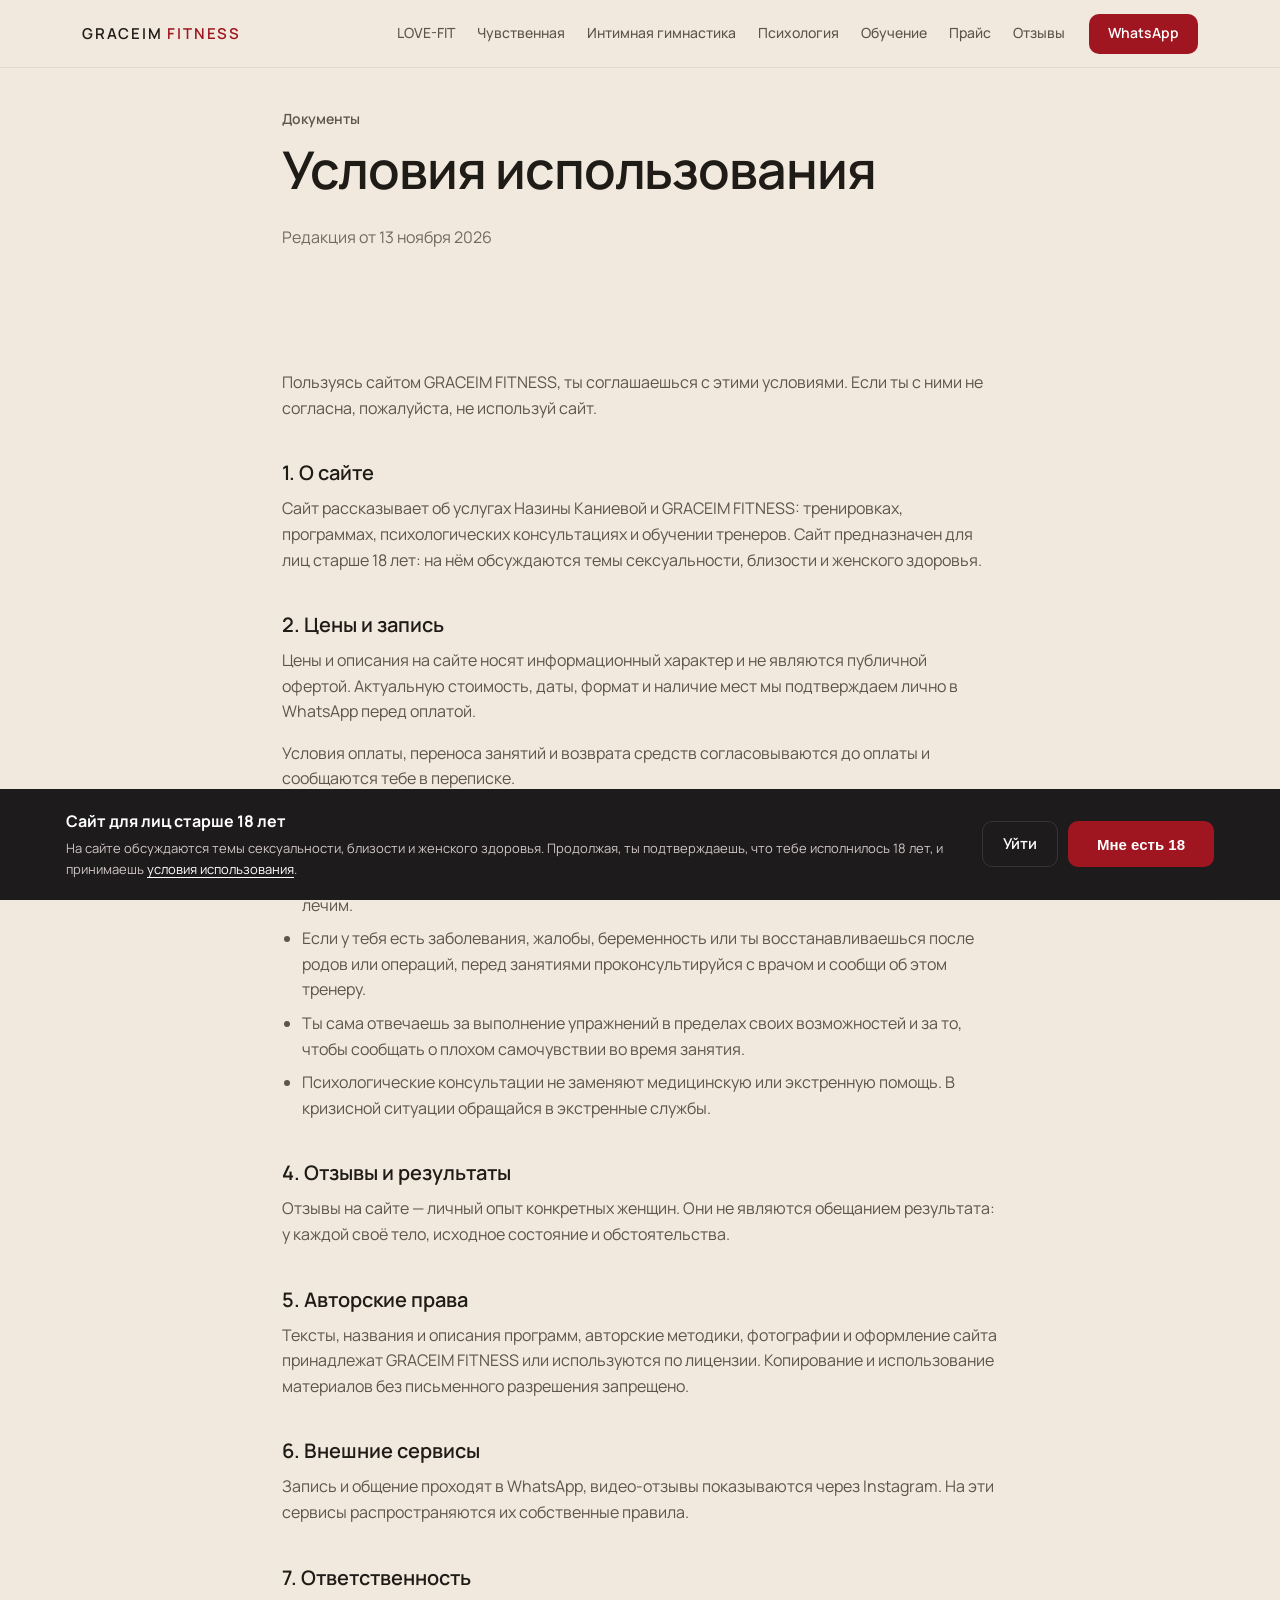
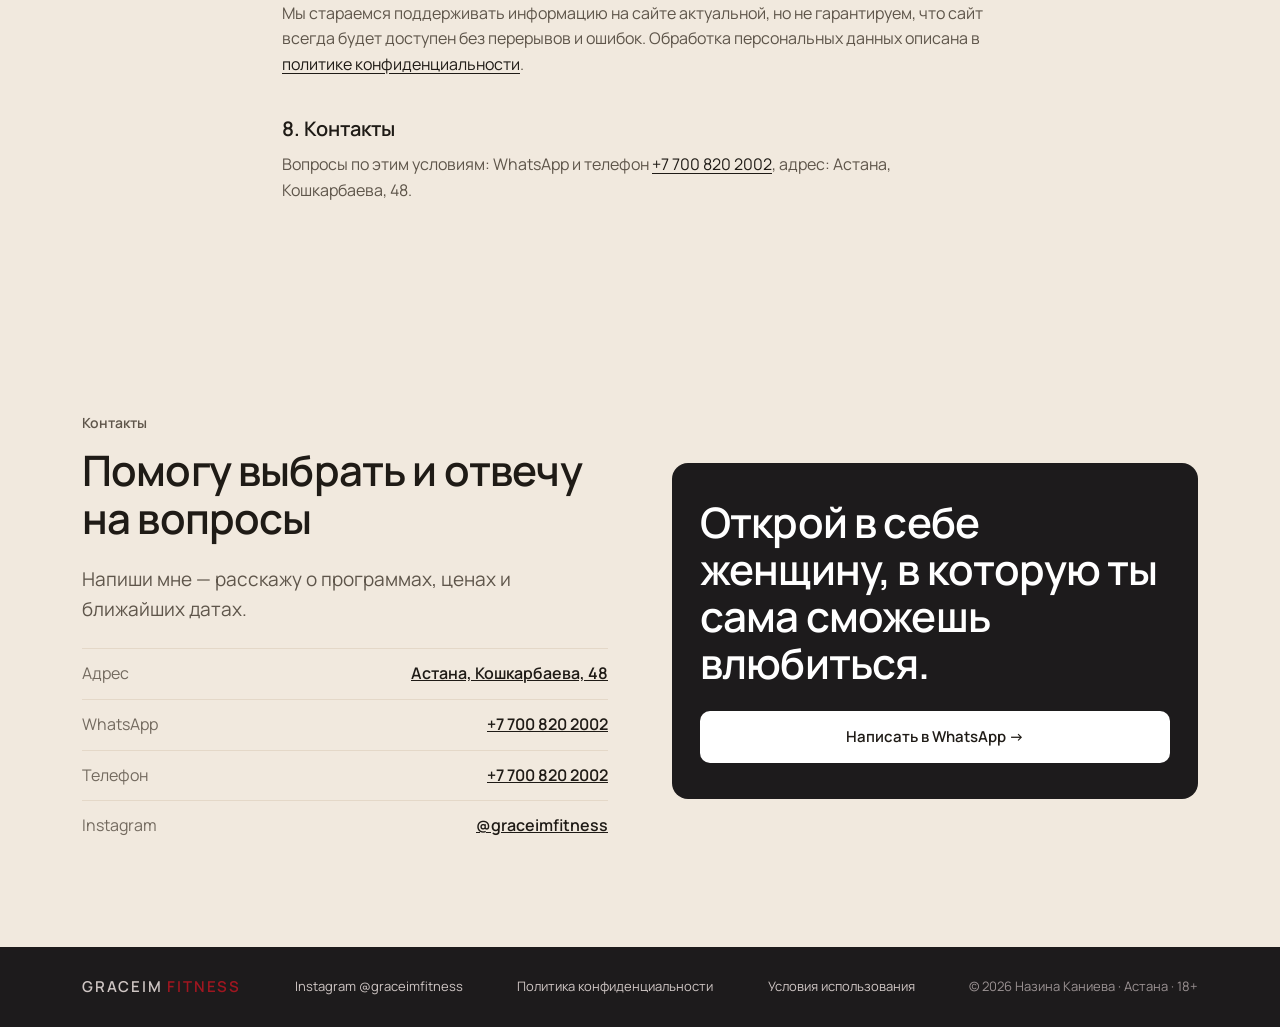
<file: terms.html>
<!doctype html>
<html lang="ru">
<head>
  <meta charset="utf-8">
  <meta name="viewport" content="width=device-width, initial-scale=1, viewport-fit=cover">
  <title>Условия использования · GRACEIM FITNESS</title>
  <meta name="description" content="Условия использования сайта GRACEIM FITNESS: информация об услугах, запись, здоровье и авторские права.">
  <link rel="canonical" href="https://graceimfitness.vercel.app/terms.html">
  <meta property="og:url" content="https://graceimfitness.vercel.app/terms.html">
  <meta property="og:title" content="Условия использования · GRACEIM FITNESS">
  <meta property="og:description" content="Условия использования сайта GRACEIM FITNESS: информация об услугах, запись, здоровье и авторские права.">
  <meta property="og:type" content="website">
  <meta property="og:locale" content="ru_RU">
  <meta property="og:site_name" content="GRACEIM FITNESS">
  <meta property="og:image" content="https://graceimfitness.vercel.app/assets/og-image.jpg">
  <meta property="og:image:width" content="1200">
  <meta property="og:image:height" content="630">
  <meta name="twitter:card" content="summary_large_image">
  <link rel="icon" href="/favicon.ico" sizes="any">
  <link rel="icon" href="/assets/icons/favicon-32.png" type="image/png" sizes="32x32">
  <link rel="apple-touch-icon" href="/assets/icons/apple-touch-icon.png">
  <link rel="manifest" href="/site.webmanifest">
  <meta name="theme-color" content="#f1e9de">
  <link rel="preconnect" href="https://fonts.googleapis.com">
  <link rel="preconnect" href="https://fonts.gstatic.com" crossorigin>
  <link href="https://fonts.googleapis.com/css2?family=Manrope:wght@400;500;600&display=swap" rel="stylesheet">
  <link rel="stylesheet" href="styles.css?v=12">
</head>
<body>

<header class="header">
  <div class="container header__inner">
    <a href="index.html" class="logo">GRACEIM <span>FITNESS</span></a>
    <nav class="nav" id="nav">
      <a href="lovefit.html">LOVE-FIT</a>
      <a href="chuvstvennaya.html">Чувственная</a>
      <a href="intimate.html">Интимная гимнастика</a>
      <a href="psychology.html">Психология</a>
      <a href="training.html">Обучение</a>
      <a href="prices.html">Прайс</a>
      <a href="reviews.html">Отзывы</a>
    </nav>
    <a class="btn btn--small btn--red header__cta" data-wa="Здравствуйте, Назина! Хочу узнать подробнее об услугах GRACEIM FITNESS">WhatsApp</a>
    <button class="burger" id="burger" aria-label="Открыть меню" aria-expanded="false"><span></span><span></span></button>
  </div>
</header>

<main>

<section class="page-hero page-hero--plain">
  <div class="container narrow">
    <p class="eyebrow">Документы</p>
    <h1 class="page-hero__title">Условия использования</h1>
    <p class="muted">Редакция от 13 ноября 2026</p>
  </div>
</section>
<section class="section section--tight">
  <div class="container narrow legal">
    <p>Пользуясь сайтом GRACEIM FITNESS, ты соглашаешься с этими условиями. Если ты с ними не согласна, пожалуйста, не используй сайт.</p>
<h2>1. О сайте</h2>
<p>Сайт рассказывает об услугах Назины Каниевой и GRACEIM FITNESS: тренировках, программах, психологических консультациях и обучении тренеров. Сайт предназначен для лиц старше 18 лет: на нём обсуждаются темы сексуальности, близости и женского здоровья.</p>
<h2>2. Цены и запись</h2>
<p>Цены и описания на сайте носят информационный характер и не являются публичной офертой. Актуальную стоимость, даты, формат и наличие мест мы подтверждаем лично в WhatsApp перед оплатой.</p><p>Условия оплаты, переноса занятий и возврата средств согласовываются до оплаты и сообщаются тебе в переписке.</p>
<h2>3. Здоровье и безопасность</h2>
<ul><li>Занятия — это тренировки и практики, а не медицинская услуга. Мы не ставим диагнозы и не лечим.</li><li>Если у тебя есть заболевания, жалобы, беременность или ты восстанавливаешься после родов или операций, перед занятиями проконсультируйся с врачом и сообщи об этом тренеру.</li><li>Ты сама отвечаешь за выполнение упражнений в пределах своих возможностей и за то, чтобы сообщать о плохом самочувствии во время занятия.</li><li>Психологические консультации не заменяют медицинскую или экстренную помощь. В кризисной ситуации обращайся в экстренные службы.</li></ul>
<h2>4. Отзывы и результаты</h2>
<p>Отзывы на сайте — личный опыт конкретных женщин. Они не являются обещанием результата: у каждой своё тело, исходное состояние и обстоятельства.</p>
<h2>5. Авторские права</h2>
<p>Тексты, названия и описания программ, авторские методики, фотографии и оформление сайта принадлежат GRACEIM FITNESS или используются по лицензии. Копирование и использование материалов без письменного разрешения запрещено.</p>
<h2>6. Внешние сервисы</h2>
<p>Запись и общение проходят в WhatsApp, видео-отзывы показываются через Instagram. На эти сервисы распространяются их собственные правила.</p>
<h2>7. Ответственность</h2>
<p>Мы стараемся поддерживать информацию на сайте актуальной, но не гарантируем, что сайт всегда будет доступен без перерывов и ошибок. Обработка персональных данных описана в <a href="privacy.html">политике конфиденциальности</a>.</p>
<h2>8. Контакты</h2>
<p>Вопросы по этим условиям: WhatsApp и телефон <a data-wa="Здравствуйте, Назина! Вопрос по персональным данным" data-wa-label>+7 700 820 2002</a>, адрес: Астана, Кошкарбаева, 48.</p>
  </div>
</section>

<!-- Контакты -->
<section class="section" id="contacts">
  <div class="container contacts">
    <div>
      <p class="eyebrow">Контакты</p>
      <h2 class="h2">Помогу выбрать и отвечу на вопросы</h2>
      <p class="lead">Напиши мне — расскажу о программах, ценах и ближайших датах.</p>
      <ul class="contact-list">
        <li><span>Адрес</span><a href="https://2gis.kz/astana/search/%D0%9A%D0%BE%D1%88%D0%BA%D0%B0%D1%80%D0%B1%D0%B0%D0%B5%D0%B2%D0%B0%2048" target="_blank" rel="noopener">Астана, Кошкарбаева, 48</a></li>
        <li><span>WhatsApp</span><a data-wa="Здравствуйте, Назина!" data-wa-label>Написать</a></li>
        <li><span>Телефон</span><a href="#" data-phone>Позвонить</a></li>
        <li><span>Instagram</span><a href="#" data-ig target="_blank" rel="noopener">@graceimfitness</a></li>
      </ul>
    </div>
    <div class="cta-box">
      <p class="display display--sm">Открой в себе женщину, в которую ты сама сможешь влюбиться.</p>
      <a class="btn btn--light btn--block" data-wa="Здравствуйте, Назина! Хочу записаться">Написать в WhatsApp →</a>
    </div>
  </div>
</section>

</main>

<footer class="footer">
  <div class="container footer__inner">
    <a href="index.html" class="logo logo--light">GRACEIM <span>FITNESS</span></a>
    <a href="#" data-ig target="_blank" rel="noopener">Instagram @graceimfitness</a>
    <a href="privacy.html">Политика конфиденциальности</a>
    <a href="terms.html">Условия использования</a>
    <span>© <span data-year></span> Назина Каниева · Астана · 18+</span>
  </div>
</footer>

<div class="sticky-bar" id="stickyBar">
  <div class="sticky-bar__text"><b>GRACEIM FITNESS</b>Подберу программу в WhatsApp</div>
  <a href="prices.html" class="btn btn--line">Прайс</a>
  <a class="btn btn--red" data-wa="Здравствуйте, Назина! Хочу узнать подробнее об услугах">Написать</a>
</div>

<a class="wa-float" data-wa="Здравствуйте, Назина! Хочу узнать подробнее об услугах" aria-label="Написать в WhatsApp">
  <svg viewBox="0 0 24 24" width="28" height="28" aria-hidden="true"><path fill="currentColor" d="M12 2a10 10 0 0 0-8.6 15.1L2 22l5-1.3A10 10 0 1 0 12 2Zm0 18.2c-1.5 0-3-.4-4.3-1.2l-.3-.2-3 .8.8-2.9-.2-.3A8.2 8.2 0 1 1 12 20.2Zm4.5-6.1c-.2-.1-1.5-.7-1.7-.8-.2-.1-.4-.1-.6.1l-.8 1c-.1.2-.3.2-.5.1a6.7 6.7 0 0 1-3.3-2.9c-.3-.4.2-.4.7-1.3.1-.2 0-.3 0-.4l-.8-1.8c-.2-.5-.4-.4-.6-.4h-.5a1 1 0 0 0-.7.3 3 3 0 0 0-.9 2.2c0 1.3.9 2.5 1 2.7.2.2 1.8 2.8 4.4 3.9 1.6.7 2.3.8 3.1.6.5-.1 1.5-.6 1.7-1.2.2-.6.2-1.1.2-1.2-.1-.1-.3-.2-.5-.3Z"/></svg>
</a>

<dialog class="shot" id="shot" aria-label="Скриншот отзыва">
  <button type="button" class="shot__close" id="shotClose" aria-label="Закрыть">✕</button>
  <div class="shot__imgs" id="shotImgs"></div>
</dialog>

<div class="age" id="age" hidden>
  <div class="age__inner">
    <div>
      <b>Сайт для лиц старше 18 лет</b>
      <p>На сайте обсуждаются темы сексуальности, близости и женского здоровья. Продолжая, ты подтверждаешь, что тебе исполнилось 18 лет, и принимаешь <a href="terms.html">условия использования</a>.</p>
    </div>
    <div class="age__actions">
      <a class="btn btn--line btn--line-light" href="https://www.google.com">Уйти</a>
      <button class="btn btn--red" id="ageOk" type="button">Мне есть 18</button>
    </div>
  </div>
</div>

<script src="reviews.js?v=12"></script>
<script src="script.js?v=12"></script>
</body>
</html>
</file>
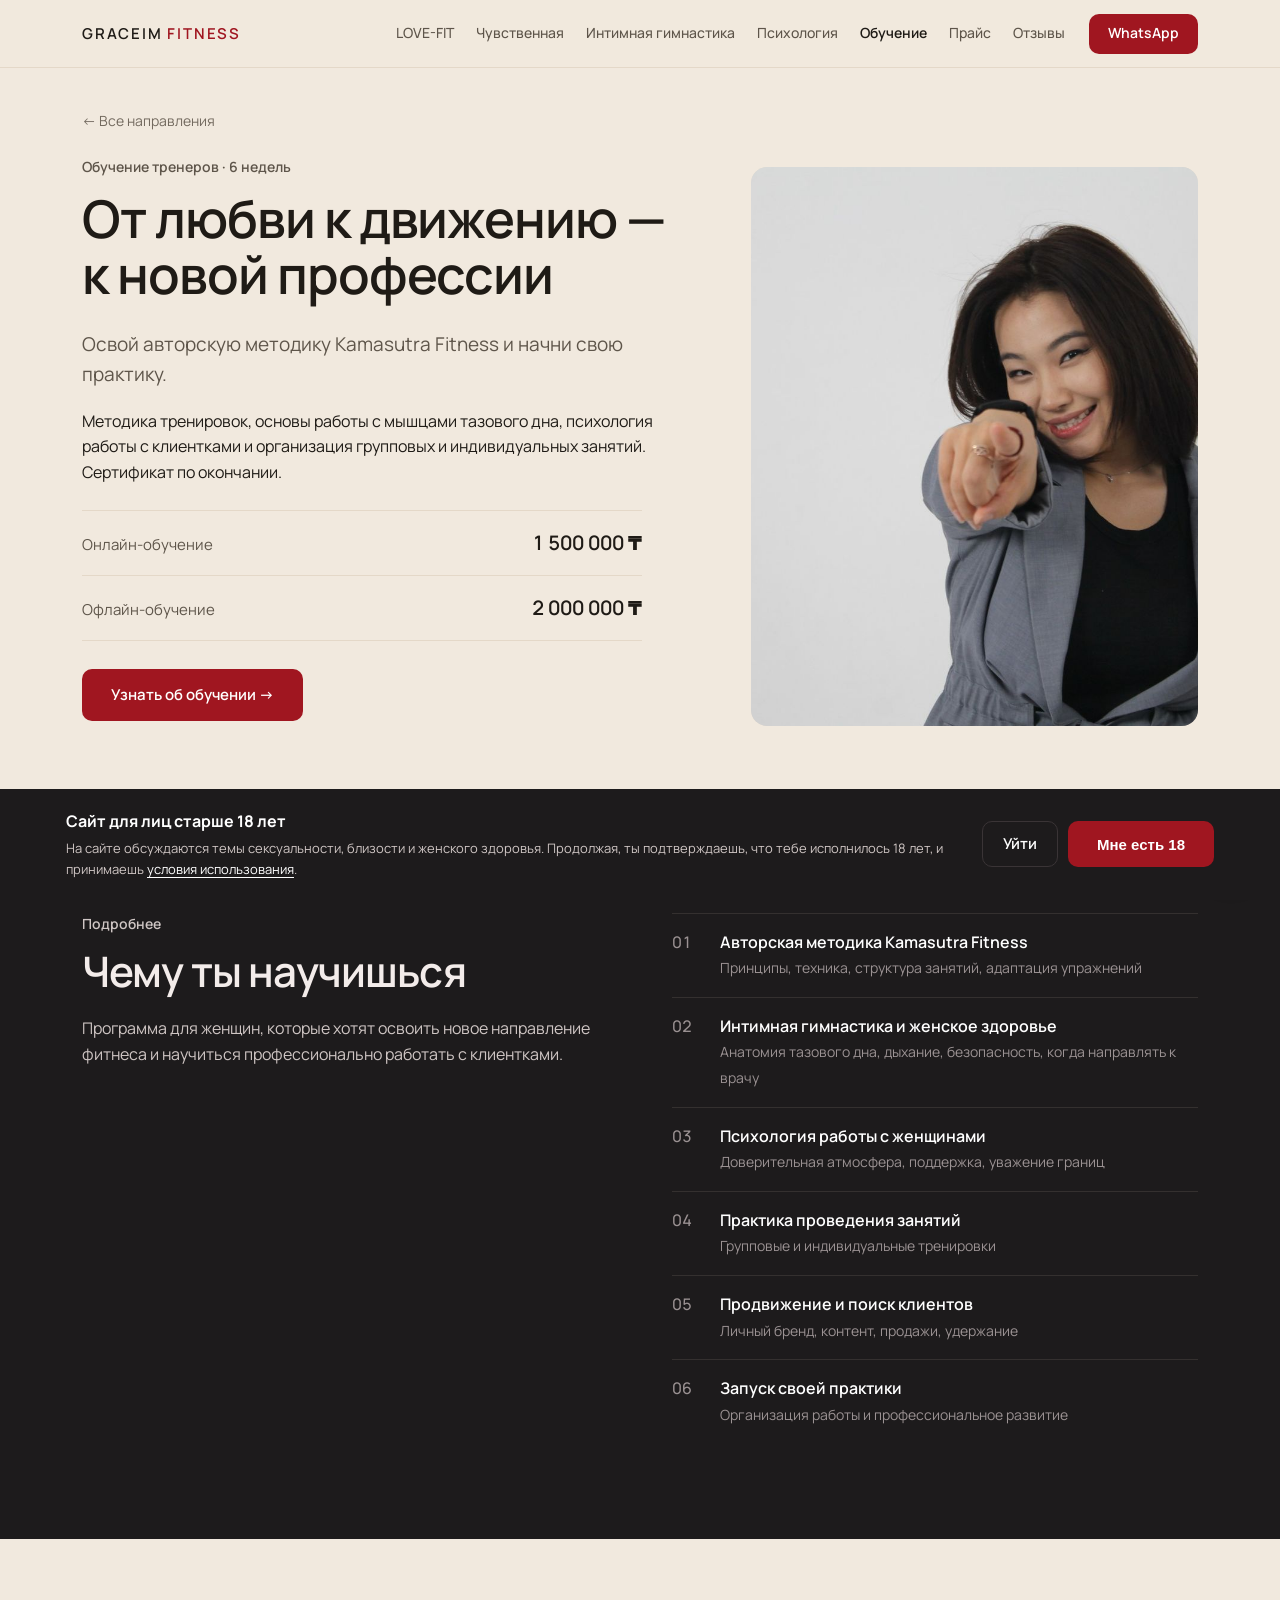
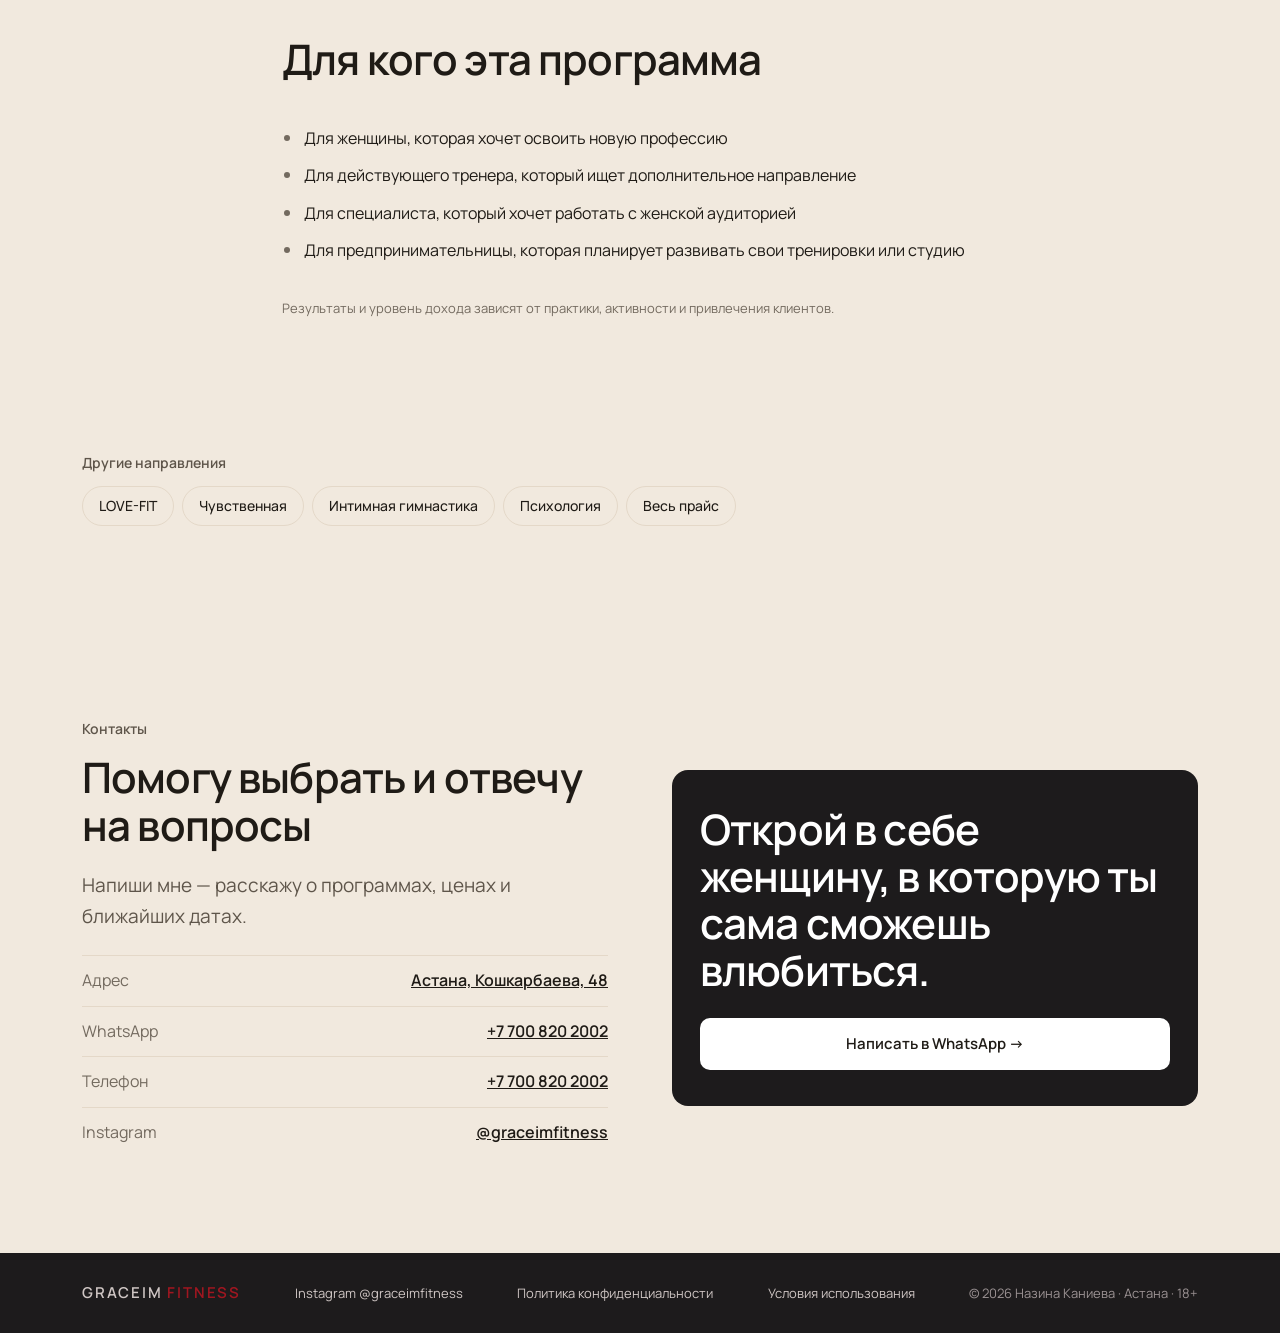
<file: training.html>
<!doctype html>
<html lang="ru">
<head>
  <meta charset="utf-8">
  <meta name="viewport" content="width=device-width, initial-scale=1, viewport-fit=cover">
  <title>Обучение тренеров Kamasutra Fitness · GRACEIM FITNESS</title>
  <meta name="description" content="Профессиональное обучение тренеров по авторской методике Kamasutra Fitness: 6 недель, онлайн 1 500 000 ₸ или офлайн 2 000 000 ₸, сертификат.">
  <link rel="canonical" href="https://graceimfitness.vercel.app/training.html">
  <meta property="og:url" content="https://graceimfitness.vercel.app/training.html">
  <meta property="og:title" content="Обучение тренеров Kamasutra Fitness · GRACEIM FITNESS">
  <meta property="og:description" content="Профессиональное обучение тренеров по авторской методике Kamasutra Fitness: 6 недель, онлайн 1 500 000 ₸ или офлайн 2 000 000 ₸, сертификат.">
  <meta property="og:type" content="website">
  <meta property="og:locale" content="ru_RU">
  <meta property="og:site_name" content="GRACEIM FITNESS">
  <meta property="og:image" content="https://graceimfitness.vercel.app/assets/og-image.jpg">
  <meta property="og:image:width" content="1200">
  <meta property="og:image:height" content="630">
  <meta name="twitter:card" content="summary_large_image">
  <link rel="icon" href="/favicon.ico" sizes="any">
  <link rel="icon" href="/assets/icons/favicon-32.png" type="image/png" sizes="32x32">
  <link rel="apple-touch-icon" href="/assets/icons/apple-touch-icon.png">
  <link rel="manifest" href="/site.webmanifest">
  <meta name="theme-color" content="#f1e9de">
  <link rel="preconnect" href="https://fonts.googleapis.com">
  <link rel="preconnect" href="https://fonts.gstatic.com" crossorigin>
  <link href="https://fonts.googleapis.com/css2?family=Manrope:wght@400;500;600&display=swap" rel="stylesheet">
  <link rel="stylesheet" href="styles.css?v=12">
</head>
<body>

<header class="header">
  <div class="container header__inner">
    <a href="index.html" class="logo">GRACEIM <span>FITNESS</span></a>
    <nav class="nav" id="nav">
      <a href="lovefit.html">LOVE-FIT</a>
      <a href="chuvstvennaya.html">Чувственная</a>
      <a href="intimate.html">Интимная гимнастика</a>
      <a href="psychology.html">Психология</a>
      <a href="training.html" aria-current="page">Обучение</a>
      <a href="prices.html">Прайс</a>
      <a href="reviews.html">Отзывы</a>
    </nav>
    <a class="btn btn--small btn--red header__cta" data-wa="Здравствуйте, Назина! Хочу узнать подробнее об услугах GRACEIM FITNESS">WhatsApp</a>
    <button class="burger" id="burger" aria-label="Открыть меню" aria-expanded="false"><span></span><span></span></button>
  </div>
</header>

<main>

<section class="page-hero">
  <div class="container">
    <a class="crumb" href="index.html#directions">← Все направления</a>
    <div class="page-hero__grid">
      <div>
        <p class="eyebrow">Обучение тренеров · 6 недель</p>
        <h1 class="page-hero__title">От любви к движению — к новой профессии</h1>
        <p class="lead">Освой авторскую методику Kamasutra Fitness и начни свою практику.</p>
        <p>Методика тренировок, основы работы с мышцами тазового дна, психология работы с клиентками и организация групповых и индивидуальных занятий. Сертификат по окончании.</p>
        <dl class="price-table ">
  <div><dt>Онлайн-обучение</dt><dd>1 500 000 ₸</dd></div>
  <div><dt>Офлайн-обучение</dt><dd>2 000 000 ₸</dd></div>
</dl>
        <div class="hero__actions"><a class="btn btn--red" data-wa="Здравствуйте, Назина! Хочу узнать об обучении на тренера Kamasutra Fitness">Узнать об обучении →</a></div>
      </div>
      <div class="ph page-hero__photo" data-label="Фото · Обучение тренеров"><img src="assets/photos/training.jpg" alt="" loading="lazy" onerror="this.remove()"></div>
    </div>
  </div>
</section>

<section class="section section--dark">
  <div class="container split">
    <div>
      <p class="eyebrow eyebrow--light">Подробнее</p>
      <h2 class="h2">Чему ты научишься</h2>
      <p>Программа для женщин, которые хотят освоить новое направление фитнеса и научиться профессионально работать с клиентками.</p>
    </div>
    <ol class="modules">
      <li><b>Авторская методика Kamasutra Fitness</b><span>Принципы, техника, структура занятий, адаптация упражнений</span></li>
      <li><b>Интимная гимнастика и женское здоровье</b><span>Анатомия тазового дна, дыхание, безопасность, когда направлять к врачу</span></li>
      <li><b>Психология работы с женщинами</b><span>Доверительная атмосфера, поддержка, уважение границ</span></li>
      <li><b>Практика проведения занятий</b><span>Групповые и индивидуальные тренировки</span></li>
      <li><b>Продвижение и поиск клиентов</b><span>Личный бренд, контент, продажи, удержание</span></li>
      <li><b>Запуск своей практики</b><span>Организация работы и профессиональное развитие</span></li>
    </ol>
  </div>
</section>

<section class="section">
  <div class="container narrow">
    <div class="section-head">
      <h2 class="h2">Для кого эта программа</h2>
    </div>
    <ul class="dots">
      <li>Для женщины, которая хочет освоить новую профессию</li>
      <li>Для действующего тренера, который ищет дополнительное направление</li>
      <li>Для специалиста, который хочет работать с женской аудиторией</li>
      <li>Для предпринимательницы, которая планирует развивать свои тренировки или студию</li>
    </ul>
    <p class="note">Результаты и уровень дохода зависят от практики, активности и привлечения клиентов.</p>
  </div>
</section>

<section class="section section--tight">
  <div class="container">
    <p class="eyebrow">Другие направления</p>
    <div class="other-dirs"><a class="chip-link" href="lovefit.html">LOVE-FIT</a><a class="chip-link" href="chuvstvennaya.html">Чувственная</a><a class="chip-link" href="intimate.html">Интимная гимнастика</a><a class="chip-link" href="psychology.html">Психология</a><a class="chip-link" href="prices.html">Весь прайс</a></div>
  </div>
</section>


<!-- Контакты -->
<section class="section" id="contacts">
  <div class="container contacts">
    <div>
      <p class="eyebrow">Контакты</p>
      <h2 class="h2">Помогу выбрать и отвечу на вопросы</h2>
      <p class="lead">Напиши мне — расскажу о программах, ценах и ближайших датах.</p>
      <ul class="contact-list">
        <li><span>Адрес</span><a href="https://2gis.kz/astana/search/%D0%9A%D0%BE%D1%88%D0%BA%D0%B0%D1%80%D0%B1%D0%B0%D0%B5%D0%B2%D0%B0%2048" target="_blank" rel="noopener">Астана, Кошкарбаева, 48</a></li>
        <li><span>WhatsApp</span><a data-wa="Здравствуйте, Назина!" data-wa-label>Написать</a></li>
        <li><span>Телефон</span><a href="#" data-phone>Позвонить</a></li>
        <li><span>Instagram</span><a href="#" data-ig target="_blank" rel="noopener">@graceimfitness</a></li>
      </ul>
    </div>
    <div class="cta-box">
      <p class="display display--sm">Открой в себе женщину, в которую ты сама сможешь влюбиться.</p>
      <a class="btn btn--light btn--block" data-wa="Здравствуйте, Назина! Хочу записаться">Написать в WhatsApp →</a>
    </div>
  </div>
</section>

</main>

<footer class="footer">
  <div class="container footer__inner">
    <a href="index.html" class="logo logo--light">GRACEIM <span>FITNESS</span></a>
    <a href="#" data-ig target="_blank" rel="noopener">Instagram @graceimfitness</a>
    <a href="privacy.html">Политика конфиденциальности</a>
    <a href="terms.html">Условия использования</a>
    <span>© <span data-year></span> Назина Каниева · Астана · 18+</span>
  </div>
</footer>

<div class="sticky-bar" id="stickyBar">
  <div class="sticky-bar__text"><b>GRACEIM FITNESS</b>Подберу программу в WhatsApp</div>
  <a href="prices.html" class="btn btn--line">Прайс</a>
  <a class="btn btn--red" data-wa="Здравствуйте, Назина! Хочу узнать подробнее об услугах">Написать</a>
</div>

<a class="wa-float" data-wa="Здравствуйте, Назина! Хочу узнать подробнее об услугах" aria-label="Написать в WhatsApp">
  <svg viewBox="0 0 24 24" width="28" height="28" aria-hidden="true"><path fill="currentColor" d="M12 2a10 10 0 0 0-8.6 15.1L2 22l5-1.3A10 10 0 1 0 12 2Zm0 18.2c-1.5 0-3-.4-4.3-1.2l-.3-.2-3 .8.8-2.9-.2-.3A8.2 8.2 0 1 1 12 20.2Zm4.5-6.1c-.2-.1-1.5-.7-1.7-.8-.2-.1-.4-.1-.6.1l-.8 1c-.1.2-.3.2-.5.1a6.7 6.7 0 0 1-3.3-2.9c-.3-.4.2-.4.7-1.3.1-.2 0-.3 0-.4l-.8-1.8c-.2-.5-.4-.4-.6-.4h-.5a1 1 0 0 0-.7.3 3 3 0 0 0-.9 2.2c0 1.3.9 2.5 1 2.7.2.2 1.8 2.8 4.4 3.9 1.6.7 2.3.8 3.1.6.5-.1 1.5-.6 1.7-1.2.2-.6.2-1.1.2-1.2-.1-.1-.3-.2-.5-.3Z"/></svg>
</a>

<dialog class="shot" id="shot" aria-label="Скриншот отзыва">
  <button type="button" class="shot__close" id="shotClose" aria-label="Закрыть">✕</button>
  <div class="shot__imgs" id="shotImgs"></div>
</dialog>

<div class="age" id="age" hidden>
  <div class="age__inner">
    <div>
      <b>Сайт для лиц старше 18 лет</b>
      <p>На сайте обсуждаются темы сексуальности, близости и женского здоровья. Продолжая, ты подтверждаешь, что тебе исполнилось 18 лет, и принимаешь <a href="terms.html">условия использования</a>.</p>
    </div>
    <div class="age__actions">
      <a class="btn btn--line btn--line-light" href="https://www.google.com">Уйти</a>
      <button class="btn btn--red" id="ageOk" type="button">Мне есть 18</button>
    </div>
  </div>
</div>

<script src="reviews.js?v=12"></script>
<script src="script.js?v=12"></script>
</body>
</html>
</file>
<file: styles.css>
:root {
  --red: #a01620;
  --red-dark: #7d0f17;
  --red-soft: #f6e3df;
  --ink: #1f1b16;
  --ink-soft: #5e554a;
  --muted: #736a5f;
  --raised: #e8ddce;
  --ease: cubic-bezier(0.22, 1, 0.36, 1);
  --bg: #f1e9de;
  --panel: #ffffff;
  --line: #e4d8c8;
  --dark: #1d1b1c;
  --font: "Manrope", system-ui, -apple-system, sans-serif;
  --radius: 16px;
  --header-h: 68px;
}

*, *::before, *::after { box-sizing: border-box; }
html { scroll-behavior: smooth; scroll-padding-top: var(--header-h); }
body {
  margin: 0;
  font-family: var(--font);
  font-size: 16px;
  line-height: 1.6;
  color: var(--ink);
  background: var(--bg);
  -webkit-font-smoothing: antialiased;
}
img { max-width: 100%; display: block; }
a { color: inherit; }
h1, h2, h3, h4 { margin: 0 0 .5em; line-height: 1.15; }
.h2, .display, .hero__title { letter-spacing: -.02em; }
.price, .card__prices b, .tariff__price, .mini-tariffs b, .facts b { font-variant-numeric: tabular-nums; }
p { margin: 0 0 1em; }

.container { width: 100%; max-width: 1180px; margin: 0 auto; padding: 0 16px; }
@media (min-width: 768px) { .container { padding: 0 32px; } }
.narrow { max-width: 780px; margin-left: auto; margin-right: auto; }
.center { text-align: center; }

/* ---------- Type ---------- */
.eyebrow {
  font-size: 14px; font-weight: 600;
  color: var(--ink-soft); margin-bottom: 12px;
}
.eyebrow--light { color: #b9aea9; }
.num { display: block; font-size: 14px; font-weight: 500; color: var(--muted); margin-bottom: 8px; }
.num--light { color: #9b9293; }
.h2 { font-weight: 600; font-size: clamp(28px, 3.8vw, 42px); }
.h3 { font-weight: 600; font-size: 24px; }
.display { font-weight: 600; font-size: clamp(34px, 5.6vw, 60px); line-height: 1.05; }
.display--sm { font-size: clamp(26px, 3.8vw, 42px); line-height: 1.12; }
.lead { font-size: clamp(17px, 1.8vw, 19px); color: var(--ink-soft); }
.muted { color: var(--muted); }
.accent-line { font-weight: 600; font-size: 20px; color: var(--ink); line-height: 1.4; }
.note { font-size: 13px; color: var(--muted); margin-top: 28px; }
.note--light { color: #9b9293; }
.quote {
  margin: 28px 0 0; padding: 4px 0 4px 20px; border-left: 2px solid var(--red);
  font-weight: 500; font-size: 20px; line-height: 1.45; color: var(--ink);
}

/* ---------- Buttons ---------- */
.btn {
  display: inline-flex; align-items: center; justify-content: center; gap: 8px;
  min-height: 52px; padding: 0 28px; border-radius: 10px;
  font-weight: 600; font-size: 15px; text-decoration: none; cursor: pointer;
  border: 1px solid transparent; transition: background-color .15s var(--ease), color .15s var(--ease), border-color .15s var(--ease), transform .15s var(--ease);
}
.btn:active { transform: scale(.98); }
.btn--red { background: var(--red); color: #fff; }
.btn--red:hover { background: var(--red-dark); }
.btn--ghost { border-color: var(--ink); color: var(--ink); }
.btn--ghost:hover { background: var(--ink); color: #fff; }
.btn--light { background: #fff; color: var(--ink); }
.btn--light:hover { background: #f1e7e4; }
.btn--line { border-color: var(--line); color: var(--ink); min-height: 44px; padding: 0 20px; }
.btn--line:hover { border-color: var(--red); color: var(--red); }
.btn--line-light { border-color: #3a3436; color: #fff; }
.btn--small { min-height: 40px; padding: 0 18px; font-size: 14px; }
.btn--block { width: 100%; }

/* ---------- Header ---------- */
.header {
  position: sticky; top: 0; z-index: 50; height: var(--header-h);
  background: rgba(241,233,222,.94); backdrop-filter: blur(10px);
  border-bottom: 1px solid var(--line);
}
.header__inner { height: 100%; display: flex; align-items: center; gap: 24px; }
.logo { font-weight: 600; letter-spacing: .12em; font-size: 15px; text-decoration: none; white-space: nowrap; }
.logo span { color: var(--red); }
.logo--light { color: #fff; }
.nav { display: flex; gap: 22px; margin-left: auto; }
.nav a { text-decoration: none; font-size: 14px; font-weight: 500; color: var(--ink-soft); white-space: nowrap; }
.nav a:hover { color: var(--red); }
.nav a[aria-current="page"] { color: var(--ink); font-weight: 600; }
.burger { display: none; }

@media (max-width: 1179px) {
  .header__cta { margin-left: auto; }
  .burger {
    display: flex; flex-direction: column; justify-content: center; gap: 6px;
    width: 44px; height: 44px; border-radius: 50%; border: 1px solid var(--line);
    background: none; padding: 0 12px; cursor: pointer;
  }
  .burger span { height: 2px; background: var(--ink); transition: transform .2s var(--ease); }
  .burger[aria-expanded="true"] span:first-child { transform: translateY(4px) rotate(45deg); }
  .burger[aria-expanded="true"] span:last-child { transform: translateY(-4px) rotate(-45deg); }
  .nav {
    position: fixed; inset: var(--header-h) 0 auto 0; flex-direction: column; gap: 0;
    background: var(--bg); border-bottom: 1px solid var(--line); padding: 8px 16px 20px;
    transform: translateY(-8px); opacity: 0; pointer-events: none; transition: transform .2s var(--ease), opacity .2s var(--ease);
    z-index: -1;
  }
  .nav.is-open { transform: none; opacity: 1; pointer-events: auto; }
  .nav a { padding: 14px 0; font-size: 17px; border-bottom: 1px solid var(--line); color: var(--ink); }
}
@media (max-width: 420px) { .header__cta { display: none; } .burger { margin-left: auto; } }

/* ---------- Sections ---------- */
.section { padding: 64px 0; }
.section--tight { padding-top: 16px; }
.section--panel { background: var(--panel); }
.section--dark { background: var(--dark); color: #f3ecea; }
.section--dark p { color: #cfc6c4; }
.section-head { margin-bottom: 36px; }
.section-head .lead { margin-bottom: 0; max-width: 680px; }
.section-head.center .lead { margin-left: auto; margin-right: auto; }
@media (min-width: 900px) { .section { padding: 96px 0; } .section--tight { padding-top: 24px; } }

/* ---------- Photo slots ---------- */
/* Фото из assets/photos/ ложится поверх подписи. Нет файла — видна спокойная заглушка */
.ph {
  position: relative; border-radius: 12px; overflow: hidden; background: var(--raised);
  aspect-ratio: var(--ar, 4 / 3);
}
.ph::after {
  content: attr(data-label); position: absolute; left: 16px; right: 16px; bottom: 12px;
  font-size: 13px; color: var(--muted);
}
.ph img, .ph video { position: absolute; inset: 0; z-index: 1; width: 100%; height: 100%; object-fit: cover; object-position: 50% 30%; }
.ph--video { background: var(--dark); }
@media (max-width: 899px) { .page-hero__photo.ph--video { --ar: 4 / 5; } }

/* ---------- Hero (главная) ---------- */
.hero { padding: 24px 0 48px; }
.hero__grid { display: grid; gap: 24px; }
.hero__photo { --ar: 1 / 1; border-radius: var(--radius); }
.hero__title { font-weight: 600; font-size: clamp(32px, 5vw, 58px); line-height: 1.08; }
.hero__title em { font-style: normal; color: var(--red); }
.hero__lead { font-size: clamp(17px, 1.7vw, 19px); color: var(--ink-soft); max-width: 560px; }
.hero__place { font-size: 14px; color: var(--muted); margin: 0; }
.hero__actions { display: flex; flex-wrap: wrap; gap: 12px; margin: 28px 0 16px; }
@media (min-width: 900px) {
  .hero { padding: 56px 0 80px; }
  .hero__grid { grid-template-columns: 1.1fr .9fr; align-items: center; gap: 56px; }
  .hero__photo { order: 2; --ar: 4 / 5; }
}
@media (max-width: 480px) { .hero__actions .btn { width: 100%; } }

/* ---------- Page hero (страницы направлений) ---------- */
.page-hero { padding: 24px 0 56px; }
.page-hero--plain { padding-bottom: 24px; }
.crumb { display: inline-block; margin-bottom: 24px; font-size: 14px; color: var(--muted); text-decoration: none; }
.crumb:hover { color: var(--ink); }
.page-hero__grid { display: grid; gap: 32px; }
.page-hero__title { font-weight: 600; font-size: clamp(32px, 4.6vw, 52px); line-height: 1.08; letter-spacing: -.02em; }
.page-hero .lead { max-width: 620px; }
.page-hero .price-table { margin: 24px 0 0; max-width: 560px; }
.page-hero__photo { --ar: 4 / 5; border-radius: var(--radius); }
@media (max-width: 899px) { .page-hero__photo { order: -1; --ar: 4 / 3; } }
@media (min-width: 900px) {
  .page-hero { padding: 40px 0 80px; }
  .page-hero__grid { grid-template-columns: 1.15fr .85fr; align-items: center; gap: 64px; }
}

/* ---------- About ---------- */
.about { display: grid; gap: 32px; }
.about__photo { --ar: 4 / 5; border-radius: var(--radius); max-width: 480px; }
@media (min-width: 900px) { .about { grid-template-columns: .85fr 1.15fr; align-items: center; gap: 64px; } }

/* ---------- Trio ---------- */
.trio { display: grid; gap: 16px; }
@media (min-width: 768px) { .trio { grid-template-columns: repeat(3, 1fr); } }
.trio__item { border: 1px solid #34302f; border-radius: var(--radius); padding: 28px; }
.trio__item h3 { font-size: 22px; font-weight: 600; color: #fff; }
.trio__num { display: block; font-size: 14px; color: #9b9293; margin-bottom: 16px; font-weight: 500; }
.trio--light .trio__item { background: var(--panel); border-color: var(--panel); }
.trio--light .trio__num { color: var(--ink); font-size: 20px; font-weight: 600; }

/* ---------- Направления (главная) ---------- */
.dirs { display: grid; grid-template-columns: 1fr 1fr; gap: 12px; }
@media (min-width: 900px) { .dirs { grid-template-columns: repeat(4, 1fr); gap: 16px; } }
.dir {
  display: flex; flex-direction: column; background: var(--panel); border-radius: var(--radius);
  padding: 8px; text-decoration: none; color: inherit; border: 1px solid var(--panel);
  transition: border-color .15s var(--ease);
}
.dir:hover { border-color: var(--line); }
.dir .ph { --ar: 4 / 3; }
.dir__body { display: flex; flex-direction: column; flex: 1; padding: 12px 8px 8px; }
.dir h3 { font-size: 18px; font-weight: 600; margin-bottom: 4px; }
.dir p { font-size: 14px; color: var(--ink-soft); margin-bottom: 8px; }
.dir__price { font-size: 14px; font-weight: 600; font-variant-numeric: tabular-nums; margin-bottom: 8px; }
.dir__more { margin-top: auto; font-size: 14px; font-weight: 600; color: var(--red); }
.dir--wide { grid-column: 1 / -1; flex-direction: row; align-items: center; gap: 8px; }
.dir--wide .ph { flex: 0 0 44%; }
.dir--wide .dir__body { padding: 8px 8px 8px 12px; }
@media (min-width: 900px) { .dir--wide .ph { flex-basis: 32%; --ar: 16 / 9; } .dir--wide .dir__body { padding-left: 24px; } }
@media (max-width: 420px) { .dir h3 { font-size: 16px; } }
.prices-link { margin: 24px 0 0; font-size: 15px; }
.prices-link a { color: var(--ink); font-weight: 600; text-underline-offset: 3px; }

/* ---------- Подбор направления ---------- */
.chooser { background: var(--dark); color: #fff; border-radius: var(--radius); padding: 32px 24px; }
@media (min-width: 900px) { .chooser { padding: 48px; } }
.chooser .h2 { color: #fff; max-width: 640px; }
.chooser__opts { display: flex; flex-wrap: wrap; gap: 8px; margin-top: 8px; }
.chooser .chip-btn--dark { border-color: #3a3436; color: #cfc6c4; }
.chooser .chip-btn--dark:hover { border-color: #9b9293; color: #fff; }
.chooser .chip-btn--dark.is-active { background: #fff; border-color: #fff; color: var(--ink); }
.chooser__result { margin-top: 32px; padding-top: 32px; border-top: 1px solid #34302f; max-width: 640px; }
.chooser__title { font-size: 26px; font-weight: 600; color: #fff; }
.chooser__result p { color: #cfc6c4; }
.chooser__price { font-weight: 600; color: #fff !important; font-variant-numeric: tabular-nums; }
.chooser .hero__actions { margin-bottom: 0; }

/* ---------- Как проходит / другие направления / подробнее ---------- */
.flow { list-style: none; counter-reset: f; padding: 0; margin: 0; display: grid; gap: 16px; }
@media (min-width: 900px) { .flow { grid-template-columns: repeat(3, 1fr); } }
.flow li { counter-increment: f; background: var(--bg); border-radius: var(--radius); padding: 24px; }
.flow li::before { content: counter(f, decimal-leading-zero); display: block; font-size: 14px; color: var(--muted); margin-bottom: 12px; font-variant-numeric: tabular-nums; }
.flow b { display: block; font-size: 18px; font-weight: 600; margin-bottom: 4px; }
.flow span { color: var(--ink-soft); font-size: 15px; }

.other-dirs { display: flex; flex-wrap: wrap; gap: 8px; }
.chip-link {
  display: inline-flex; align-items: center; min-height: 40px; padding: 0 16px; border-radius: 999px;
  border: 1px solid var(--line); color: var(--ink); text-decoration: none; font-size: 14px; font-weight: 500;
  transition: border-color .15s var(--ease);
}
.chip-link:hover { border-color: var(--ink-soft); }

.more { background: var(--panel); border-radius: var(--radius); padding: 0 24px; margin-bottom: 12px; }
.more summary {
  list-style: none; cursor: pointer; position: relative; padding: 20px 40px 20px 0;
  font-size: 18px; font-weight: 600;
}
.more summary::-webkit-details-marker { display: none; }
.more summary::after { content: "+"; position: absolute; right: 0; top: 16px; font-size: 24px; color: var(--muted); transition: transform .2s var(--ease); }
.more[open] summary::after { transform: rotate(45deg); }
.more__body { padding-bottom: 24px; }
.more .shifts { padding: 0; background: none; }
.more .crosses--light li { color: var(--ink-soft); border-color: var(--line); }

.meetings--cream .meeting { background: var(--bg); }
.safety--cream, .vertical--cream, .faq--cream { background: var(--bg) !important; }

.card__tag { font-size: 14px; color: var(--muted); font-weight: 500; margin-bottom: 8px; }

/* ---------- Price list ---------- */
.prices { display: grid; gap: 16px; }
.price-item {
  display: grid; gap: 24px; background: var(--bg); border-radius: var(--radius); padding: 24px;
}
@media (min-width: 900px) {
  .price-item { grid-template-columns: 1.1fr .9fr; gap: 48px; padding: 32px; align-items: start; }
}
.price-item__n { display: block; font-size: 14px; color: var(--muted); font-variant-numeric: tabular-nums; margin-bottom: 8px; }
.price-item h3 { font-size: 24px; font-weight: 600; }
.price-item__info p { color: var(--ink-soft); font-size: 15px; }
.price-item__more { font-size: 14px; font-weight: 600; text-decoration: none; color: var(--ink); }
.price-item__more:hover { color: var(--red); }
.price-item--dark { background: var(--dark); color: #fff; }
.price-item--dark .price-item__info p { color: #cfc6c4; }
.price-item--dark .price-item__more { color: #fff; }
.price-item--dark .price-item__n { color: #9b9293; }

.price-table { margin: 0; }
.price-table div {
  display: flex; justify-content: space-between; align-items: baseline; gap: 16px;
  padding: 16px 0; border-top: 1px solid var(--line);
}
.price-table div:last-child { border-bottom: 1px solid var(--line); }
.price-table dt { font-size: 15px; color: var(--ink-soft); }
.price-table dd {
  margin: 0; font-size: 20px; font-weight: 600; white-space: nowrap; text-align: right;
  font-variant-numeric: tabular-nums; color: var(--ink);
}
.price-table s, .tariff__price s {
  display: block; font-size: 14px; font-weight: 400; color: var(--muted);
}
.price-item--dark .price-table div { border-color: #34302f; }
.price-item--dark .price-table dt { color: #cfc6c4; }
.price-item--dark .price-table dd { color: #fff; }
.price-table--inline { max-width: 560px; margin: 0 auto 32px; }
.price-table--bare { margin: 8px 0 24px; }
.badge {
  display: inline-block; margin-left: 4px; padding: 0 8px; border-radius: 6px;
  background: var(--red); color: #fff; font-size: 12px; font-weight: 600; line-height: 20px;
  vertical-align: 1px;
}
.prices__cta { display: flex; flex-wrap: wrap; gap: 12px; margin-top: 32px; }
@media (max-width: 480px) { .prices__cta .btn { width: 100%; } }


/* ---------- Meetings ---------- */
.meetings { display: grid; gap: 16px; }
@media (min-width: 700px) { .meetings { grid-template-columns: repeat(2, 1fr); } }
@media (min-width: 1100px) { .meetings { grid-template-columns: repeat(4, 1fr); } }
.meeting { background: var(--panel); border-radius: var(--radius); padding: 24px; display: flex; flex-direction: column; }
.meeting__n { font-size: 14px; color: var(--muted); font-weight: 500; margin-bottom: 12px; }
.meeting h3 { font-size: 20px; font-weight: 600; }
.meeting__q { font-weight: 600; color: var(--ink); }
.meeting p { font-size: 15px; color: var(--ink-soft); }
.meeting__f { margin-top: auto; margin-bottom: 0; padding-top: 12px; border-top: 1px solid var(--line); font-weight: 600; color: var(--ink) !important; font-size: 14px !important; }
.final-phrase { margin: 48px auto 0; max-width: 760px; text-align: center; font-weight: 500; font-size: clamp(22px, 2.6vw, 28px); line-height: 1.3; }

/* ---------- Lists ---------- */
.crosses, .dots, .checks, .voices { list-style: none; padding: 0; margin: 20px 0 24px; }
.crosses li { position: relative; padding: 12px 0 12px 32px; border-top: 1px solid #34302f; color: #e9e1df; }
.crosses li::before { content: "✕"; position: absolute; left: 0; top: 12px; color: #9b9293; }
.dots li { position: relative; padding: 6px 0 6px 22px; }
.dots li::before { content: ""; position: absolute; left: 2px; top: 15px; width: 6px; height: 6px; border-radius: 50%; background: var(--muted); }
.checks li { position: relative; padding: 8px 0 8px 20px; border-top: 1px solid var(--line); font-size: 15px; }
.checks li::before { content: ""; position: absolute; left: 0; top: 17px; width: 6px; height: 6px; border-radius: 50%; background: var(--muted); }
.voices li { font-weight: 500; font-size: 20px; color: var(--ink); padding: 4px 0; }

/* ---------- Split ---------- */
.split { display: grid; gap: 36px; }
@media (min-width: 900px) { .split { grid-template-columns: 1fr 1fr; gap: 64px; align-items: start; } }
.shifts { list-style: none; padding: 8px 24px; margin: 0; background: var(--panel); border-radius: var(--radius); }
.shifts li { padding: 16px 0; border-top: 1px solid var(--line); color: var(--ink-soft); }
.shifts li:first-child { border-top: 0; }
.shifts b { display: block; color: var(--ink); font-size: 17px; font-weight: 600; margin-bottom: 4px; }

/* ---------- Results ---------- */
.results { display: grid; gap: 16px; }
@media (min-width: 600px) { .results { grid-template-columns: repeat(2, 1fr); } }
@media (min-width: 1024px) { .results { grid-template-columns: repeat(4, 1fr); } }
.result { background: var(--panel); border-radius: var(--radius); padding: 24px; }
.result h4 { font-size: 17px; font-weight: 600; }
.result p { color: var(--ink-soft); font-size: 15px; margin: 0; }

/* ---------- Tariffs ---------- */
.tariffs { display: grid; gap: 16px; max-width: 920px; margin: 0 auto; }
@media (min-width: 800px) { .tariffs { grid-template-columns: 1fr 1fr; } }
.tariff { background: var(--panel); border-radius: var(--radius); padding: 32px; display: flex; flex-direction: column; border: 1.5px solid var(--panel); }
.tariff--accent { border-color: var(--red); }
.tariff h3 { font-size: 26px; font-weight: 600; margin-bottom: 4px; }
.tariff__sub { color: var(--ink-soft); font-weight: 500; font-size: 15px; }
.tariff__label { font-size: 14px; color: var(--muted); font-weight: 500; margin: 8px 0 4px; }
.tariff__price { font-size: 40px; font-weight: 600; letter-spacing: -.02em; margin-bottom: 16px; line-height: 1.1; }
.tariff .checks { flex: 1; }
.tariff__quote { margin: 16px 0 0; font-weight: 600; font-size: 15px; color: var(--ink-soft); }

/* ---------- Locks ---------- */
.locks { display: grid; grid-template-columns: repeat(4, 1fr); gap: 10px; margin: 0 auto 24px; max-width: 760px; }
@media (min-width: 900px) { .locks { gap: 14px; } }
.lock {
  position: relative; aspect-ratio: 1; border-radius: 14px; border: 1.5px solid var(--panel); background: var(--panel);
  display: flex; flex-direction: column; align-items: center; justify-content: center; gap: 8px;
  cursor: pointer; font: inherit; color: var(--ink); padding: 8px;
  transition: border-color .15s var(--ease), background-color .3s var(--ease);
}
.lock:hover { border-color: var(--line); }
.lock__n { font-size: 12px; color: var(--muted); font-weight: 500; font-variant-numeric: tabular-nums; }
.lock__icon { width: 26px; height: 26px; color: var(--red); }
.lock__name { font-weight: 600; font-size: clamp(12px, 2.3vw, 16px); line-height: 1.15; text-align: center; display: none; }
.lock.is-open { background: var(--red); border-color: var(--red); color: #fff; animation: unlock .4s var(--ease); }
.lock.is-open .lock__n { color: rgba(255,255,255,.75); }
.lock.is-open .lock__icon { display: none; }
.lock.is-open .lock__name { display: block; }
.lock.is-current { box-shadow: 0 0 0 3px var(--bg), 0 0 0 5px var(--red); }
@keyframes unlock { 0% { transform: rotateY(90deg); } 100% { transform: rotateY(0); } }
.lock-reveal { max-width: 560px; margin: 0 auto 32px; text-align: center; background: var(--panel); border-radius: var(--radius); padding: 28px 24px; animation: fadeUp .3s var(--ease); }
.lock-reveal__n { font-size: 14px; color: var(--muted); font-weight: 500; margin-bottom: 8px; }
.lock-reveal__name { font-size: 30px; font-weight: 600; margin-bottom: 10px; line-height: 1.1; }
.lock-reveal__q { color: var(--ink-soft); margin-bottom: 4px; }
.lock-reveal__a { font-weight: 600; font-size: 18px; color: var(--red); margin: 0; }
@keyframes fadeUp { from { opacity: 0; transform: translateY(8px); } to { opacity: 1; transform: none; } }

/* ---------- Secret ---------- */
.secret { background: var(--dark); color: #fff; border-radius: var(--radius); padding: 40px 28px; text-align: center; }
.secret p, .secret .muted { color: rgba(255,255,255,.85); }
.secret .eyebrow { color: #b9aea9; }
.secret .accent-line { color: #fff; margin-bottom: 0; }
.secret__lock {
  width: 56px; height: 56px; margin: 0 auto 20px; border-radius: 50%; background: var(--red);
  display: grid; place-items: center;
}
.secret__lock svg { width: 26px; height: 26px; }

/* ---------- Safety ---------- */
.safety { background: var(--panel); border-radius: var(--radius); padding: 32px; }
.steps { list-style: none; counter-reset: s; padding: 0; margin: 20px 0 0; }
.steps li { counter-increment: s; position: relative; padding: 12px 0 12px 46px; border-top: 1px solid var(--line); }
.steps li::before { content: counter(s); position: absolute; left: 0; top: 12px; width: 30px; height: 30px; border-radius: 50%; background: var(--ink); color: #fff; font-size: 14px; font-weight: 600; display: grid; place-items: center; }
.steps b { display: block; }
.steps span { color: var(--ink-soft); font-size: 15px; }

/* ---------- Psychology ---------- */
.vertical { background: var(--panel); border-radius: var(--radius); padding: 32px; margin-bottom: 12px; }
.mini-tariffs { display: grid; grid-template-columns: 1fr 1fr; gap: 12px; margin-bottom: 12px; }
.mini-tariffs div { background: var(--panel); border-radius: 14px; padding: 18px; }
.mini-tariffs span { display: block; font-size: 13px; color: var(--muted); margin-bottom: 4px; }
.mini-tariffs b { font-size: 24px; font-weight: 600; color: var(--ink); }

/* ---------- Training ---------- */
.facts { display: grid; grid-template-columns: repeat(3, 1fr); gap: 10px; margin: 28px 0; }
.facts div { border: 1px solid #34302f; border-radius: 14px; padding: 16px 12px; }
.facts b { display: block; white-space: nowrap; font-size: clamp(15px, 1.8vw, 20px); font-weight: 600; color: #fff; }
.facts span { font-size: 12px; color: #9b9293; }
.modules { list-style: none; counter-reset: m; padding: 0; margin: 0; }
.modules li { counter-increment: m; position: relative; padding: 16px 0 16px 48px; border-top: 1px solid #34302f; }
.modules li::before { content: counter(m, decimal-leading-zero); position: absolute; left: 0; top: 16px; font-size: 16px; font-weight: 500; color: #9b9293; font-variant-numeric: tabular-nums; }
.modules b { display: block; color: #fff; font-weight: 600; }
.modules span { color: #9b9293; font-size: 14px; }

/* ---------- Reviews ---------- */
.cases { display: grid; gap: 16px; margin-bottom: 48px; max-width: 840px; }
@media (min-width: 700px) { .cases { grid-template-columns: 1fr 1fr; } }
.case { margin: 0; border-radius: var(--radius); overflow: hidden; background: var(--panel); }
.case iframe { display: block; width: 100%; height: 600px; border: 0; }
.reviews-ig { margin: 16px 0 0; font-size: 14px; }
.reviews-ig a { color: var(--ink-soft); text-underline-offset: 3px; }
.reviews-ig a:hover { color: var(--red); }
.footer a { color: #cfc6c4; text-decoration: none; }
.footer a:hover { color: #fff; }
.review-filters { display: flex; flex-wrap: wrap; gap: 8px; margin-bottom: 24px; }
.chip-btn {
  min-height: 40px; padding: 0 16px; border-radius: 999px; border: 1px solid var(--line);
  background: transparent; color: var(--ink-soft); font: inherit; font-size: 14px; font-weight: 500; cursor: pointer;
  transition: background-color .15s var(--ease), color .15s var(--ease), border-color .15s var(--ease);
}
.chip-btn:hover { border-color: var(--ink-soft); color: var(--ink); }
.chip-btn.is-active { background: var(--ink); border-color: var(--ink); color: #fff; }
.reviews { display: grid; gap: 16px; margin-bottom: 32px; }
@media (min-width: 700px) { .reviews { grid-template-columns: repeat(2, 1fr); } }
@media (min-width: 1100px) { .reviews { grid-template-columns: repeat(3, 1fr); } }
.review { background: var(--panel); border-radius: var(--radius); padding: 24px; display: flex; flex-direction: column; gap: 12px; }
.review .card__tag { margin: 0; }
.review__text {
  margin: 0; font-size: 15px; line-height: 1.6; color: var(--ink); white-space: pre-line;
  display: -webkit-box; -webkit-box-orient: vertical; -webkit-line-clamp: 8; overflow: hidden;
}
.review.is-open .review__text { -webkit-line-clamp: unset; display: block; }
.review__note { margin: 0; font-size: 13px; color: var(--muted); }
.review__foot { margin-top: auto; padding-top: 12px; border-top: 1px solid var(--line); display: flex; flex-wrap: wrap; justify-content: space-between; align-items: center; gap: 4px 12px; }
.review__who { font-size: 14px; font-weight: 600; }
.review__actions { display: flex; gap: 16px; margin-left: auto; white-space: nowrap; }
.review__link {
  background: none; border: 0; padding: 4px 0; font: inherit; font-size: 14px; font-weight: 500;
  color: var(--ink-soft); cursor: pointer; text-decoration: underline; text-underline-offset: 3px; text-decoration-color: var(--line);
  transition: color .15s var(--ease);
}
.review__link:hover { color: var(--red); }

/* Скриншот отзыва */
.shot {
  width: min(560px, calc(100% - 32px)); max-height: calc(100% - 32px); padding: 0; border: 0;
  border-radius: var(--radius); background: #f3e7e6; overflow: auto;
}
.shot::backdrop { background: rgba(29, 27, 28, .72); }
.shot[open] { animation: fadeUp .3s var(--ease); }
.shot__imgs { display: grid; }
.shot__imgs img { width: 100%; height: auto; }
.shot__close {
  position: sticky; top: 12px; float: right; margin: 12px 12px -56px 0; z-index: 1;
  width: 44px; height: 44px; border-radius: 50%; border: 0; background: var(--dark); color: #fff;
  font-size: 16px; cursor: pointer;
}
.disclaimer { display: grid; gap: 16px; margin-top: 32px; }
@media (min-width: 768px) { .disclaimer { grid-template-columns: 1fr 1fr; } }
.disclaimer div { border: 1px solid var(--line); border-radius: var(--radius); padding: 22px; font-size: 14px; color: var(--ink-soft); }
.disclaimer b { display: block; font-size: 14px; color: var(--ink); font-weight: 600; margin-bottom: 8px; }
.disclaimer p { margin: 0; }

/* ---------- FAQ ---------- */
.faq { max-width: 820px; margin: 0 auto; background: var(--panel); border-radius: var(--radius); padding: 8px 24px; }
.faq details { border-top: 1px solid var(--line); }
.faq details:first-child { border-top: 0; }
.faq summary {
  list-style: none; cursor: pointer; padding: 20px 32px 20px 0; position: relative;
  font-weight: 600; font-size: 16px;
}
.faq summary::-webkit-details-marker { display: none; }
.faq summary::after { content: "+"; position: absolute; right: 0; top: 16px; font-size: 20px; color: var(--muted); transition: transform .2s var(--ease); }
.faq details[open] summary::after { transform: rotate(45deg); }
.faq details p { color: var(--ink-soft); margin: 0 0 20px; }

/* ---------- Contacts ---------- */
.contacts { display: grid; gap: 32px; }
@media (min-width: 900px) { .contacts { grid-template-columns: 1fr 1fr; align-items: center; gap: 64px; } }
.contact-list { list-style: none; padding: 0; margin: 24px 0 0; }
.contact-list li { display: flex; justify-content: space-between; gap: 16px; padding: 12px 0; border-top: 1px solid var(--line); }
.contact-list span { color: var(--muted); }
.contact-list a { font-weight: 600; cursor: pointer; text-align: right; }
.cta-box { background: var(--dark); border-radius: var(--radius); padding: 36px 28px; color: #fff; }
.cta-box .display { margin-bottom: 24px; }

/* ---------- Footer ---------- */
.footer { background: var(--dark); color: #9b9293; padding: 28px 0 100px; font-size: 13px; }
.footer__inner { display: flex; flex-wrap: wrap; justify-content: space-between; gap: 12px; align-items: center; }
@media (min-width: 768px) { .footer { padding-bottom: 28px; } }

/* ---------- Sticky bar (mobile) / WhatsApp float (desktop) ---------- */
.sticky-bar {
  position: fixed; left: 0; right: 0; bottom: 0; z-index: 60; display: flex; gap: 10px; align-items: center;
  padding: 10px 16px calc(10px + env(safe-area-inset-bottom)); background: rgba(255,255,255,.96);
  border-top: 1px solid var(--line); backdrop-filter: blur(10px);
  transform: translateY(100%); transition: transform .3s var(--ease);
}
.sticky-bar.is-shown { transform: none; }
.sticky-bar__text { flex: 1; font-size: 13px; line-height: 1.3; color: var(--ink-soft); }
.sticky-bar__text b { display: block; color: var(--ink); font-size: 15px; }
.sticky-bar .btn { min-height: 46px; padding: 0 18px; }
.wa-float {
  position: fixed; right: 20px; bottom: 20px; z-index: 60; width: 58px; height: 58px; border-radius: 50%;
  background: var(--red); color: #fff; display: none; place-items: center; cursor: pointer;
  box-shadow: 0 8px 24px rgba(0,0,0,.06); transition: background-color .15s var(--ease);
}
.wa-float:hover { background: var(--red-dark); }
@media (min-width: 768px) { .sticky-bar { display: none; } .wa-float { display: grid; } }

/* ---------- 18+ ---------- */
.age {
  position: fixed; left: 0; right: 0; bottom: 0; z-index: 80; background: var(--dark); color: #fff;
  padding: 20px 16px calc(20px + env(safe-area-inset-bottom));
}
.age__inner { max-width: 1180px; margin: 0 auto; display: grid; gap: 14px; }
.age b { font-size: 16px; }
.age p { margin: 4px 0 0; font-size: 13px; color: #cfc6c4; }
.age__actions { display: grid; grid-template-columns: 1fr 1fr; gap: 10px; }
.age .btn { min-height: 46px; }
@media (min-width: 768px) {
  .age__inner { grid-template-columns: 1fr auto; align-items: center; padding: 0 16px; }
  .age__actions { grid-template-columns: auto auto; }
}

/* ---------- Focus ---------- */
:focus-visible { outline: 2px solid var(--red); outline-offset: 2px; }
.section--dark :focus-visible, .program-hero--dark :focus-visible, .secret :focus-visible, .cta-box :focus-visible { outline-color: #fff; }

@media (prefers-reduced-motion: reduce) {
  html { scroll-behavior: auto; }
  .lock.is-open, .lock-reveal { animation: none; }
}

/* ---------- Документы ---------- */
.legal h2 { font-size: 20px; font-weight: 600; margin: 40px 0 12px; letter-spacing: 0; }
.legal p, .legal li { color: var(--ink-soft); }
.legal ul { padding-left: 20px; margin: 0 0 16px; }
.legal li { margin-bottom: 8px; }
.legal a { color: var(--ink); text-underline-offset: 3px; cursor: pointer; }
.age p a { color: #fff; text-underline-offset: 3px; }

/* ---------- Галерея «Атмосфера» ---------- */
.gallery { display: grid; grid-template-columns: 1fr 1fr; gap: 12px; }
.gallery .ph { --ar: 3 / 4; border-radius: var(--radius); }
.gallery__video { grid-column: 1 / -1; --ar: 9 / 16 !important; max-height: 640px; }
@media (min-width: 900px) {
  .gallery { grid-template-columns: 1.2fr 1fr 1fr; grid-template-rows: auto auto; gap: 16px; }
  .gallery__video { grid-column: 1; grid-row: 1 / span 2; max-height: none; height: 100%; aspect-ratio: auto; }
}

/* ---------- Путь неделя за неделей ---------- */
.journey { background: var(--panel); border-radius: var(--radius); padding: 32px 20px; }
@media (min-width: 768px) { .journey { padding: 48px; } }
.journey__sub { color: var(--red); font-weight: 500; margin-bottom: 32px; }
.timeline { list-style: none; padding: 0; margin: 0; }
.timeline li { position: relative; display: grid; grid-template-columns: 48px 1fr; gap: 16px; padding-bottom: 28px; }
.timeline li:last-child { padding-bottom: 0; }
.timeline li:not(:last-child)::before {
  content: ""; position: absolute; left: 23px; top: 48px; bottom: 0; width: 2px; background: var(--red-soft);
}
.timeline__n {
  width: 48px; height: 48px; border-radius: 50%; background: var(--red); color: #fff;
  display: grid; place-items: center; font-size: 16px; font-weight: 600; font-variant-numeric: tabular-nums;
}
.timeline__n--wide { font-size: 14px; }
.timeline__week { color: var(--red); font-size: 20px; font-weight: 600; margin: 8px 0 4px; }
.timeline h3 { font-size: 17px; font-weight: 600; margin-bottom: 4px; }
.timeline li p:last-child { color: var(--ink-soft); margin: 0; }
.journey__note { margin: 32px 0 0; padding-top: 24px; border-top: 1px solid var(--line); text-align: center; font-size: 14px; color: var(--muted); }
</file>
